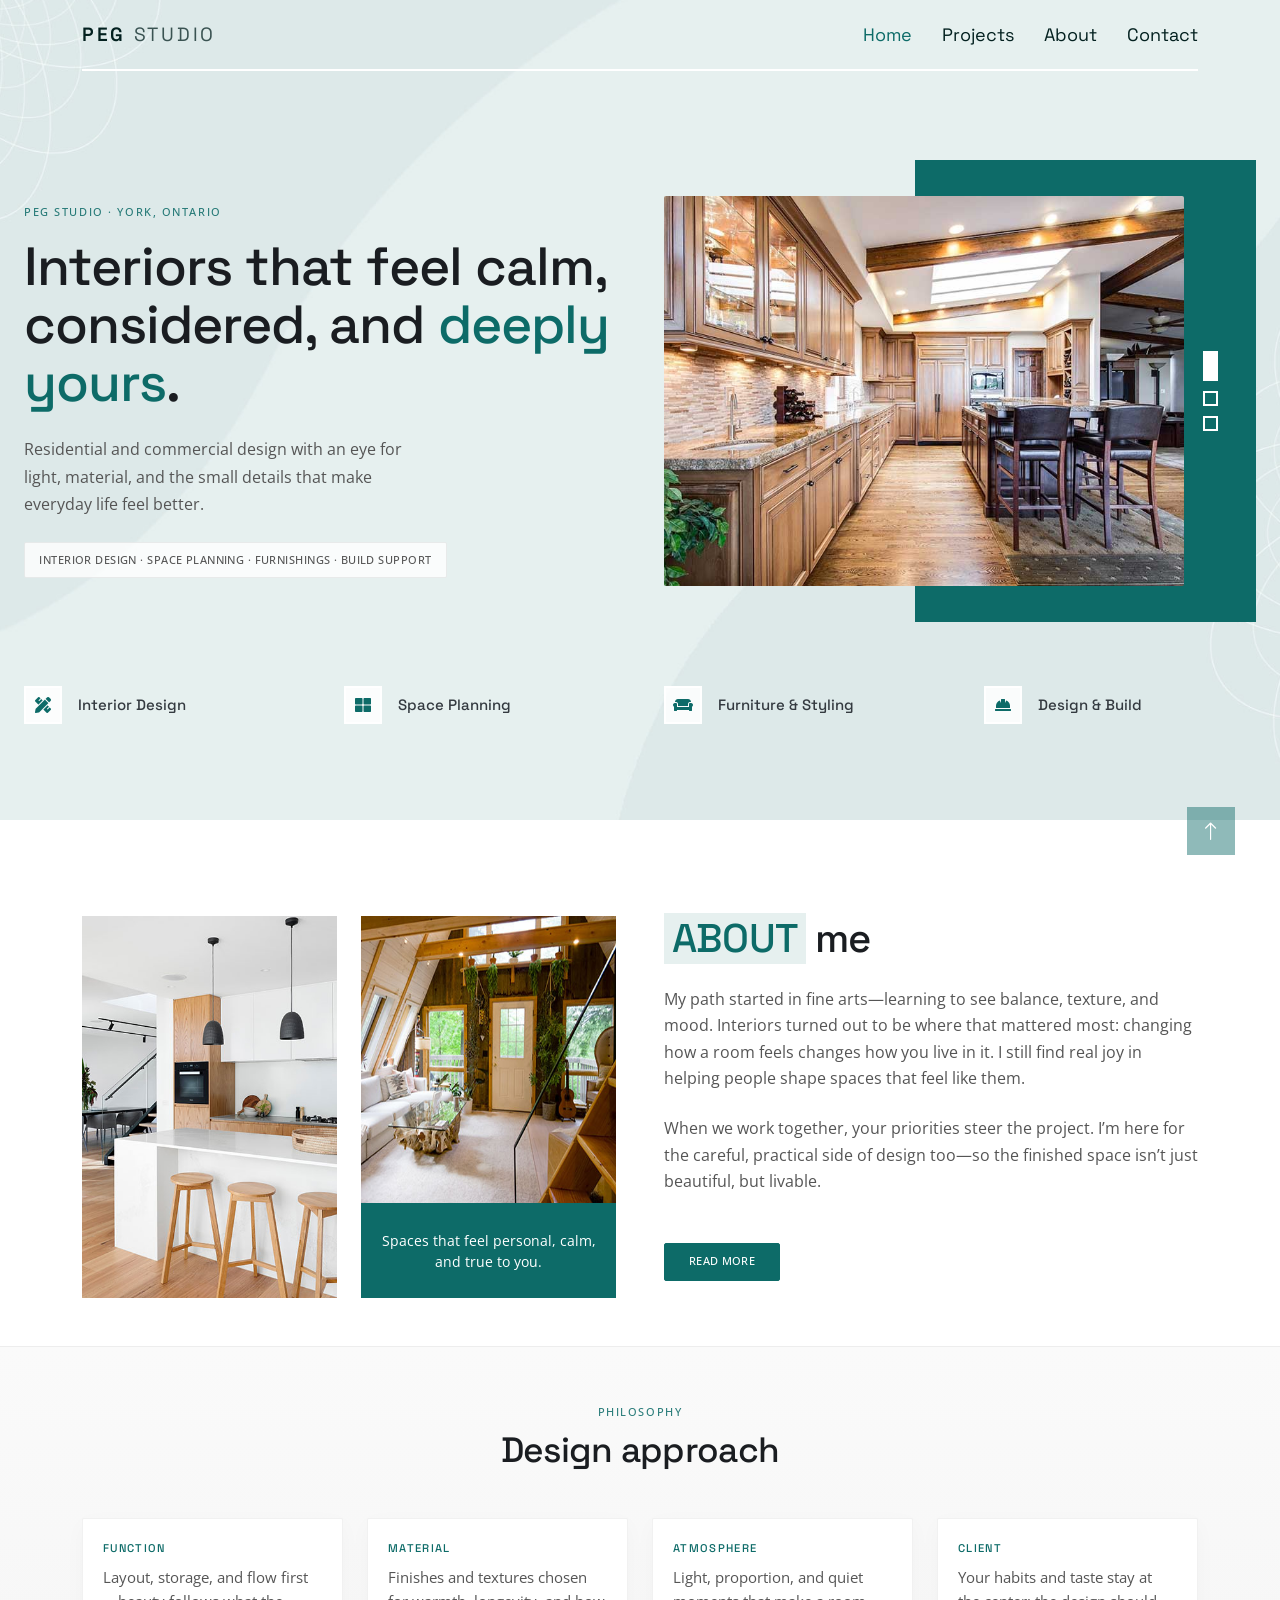
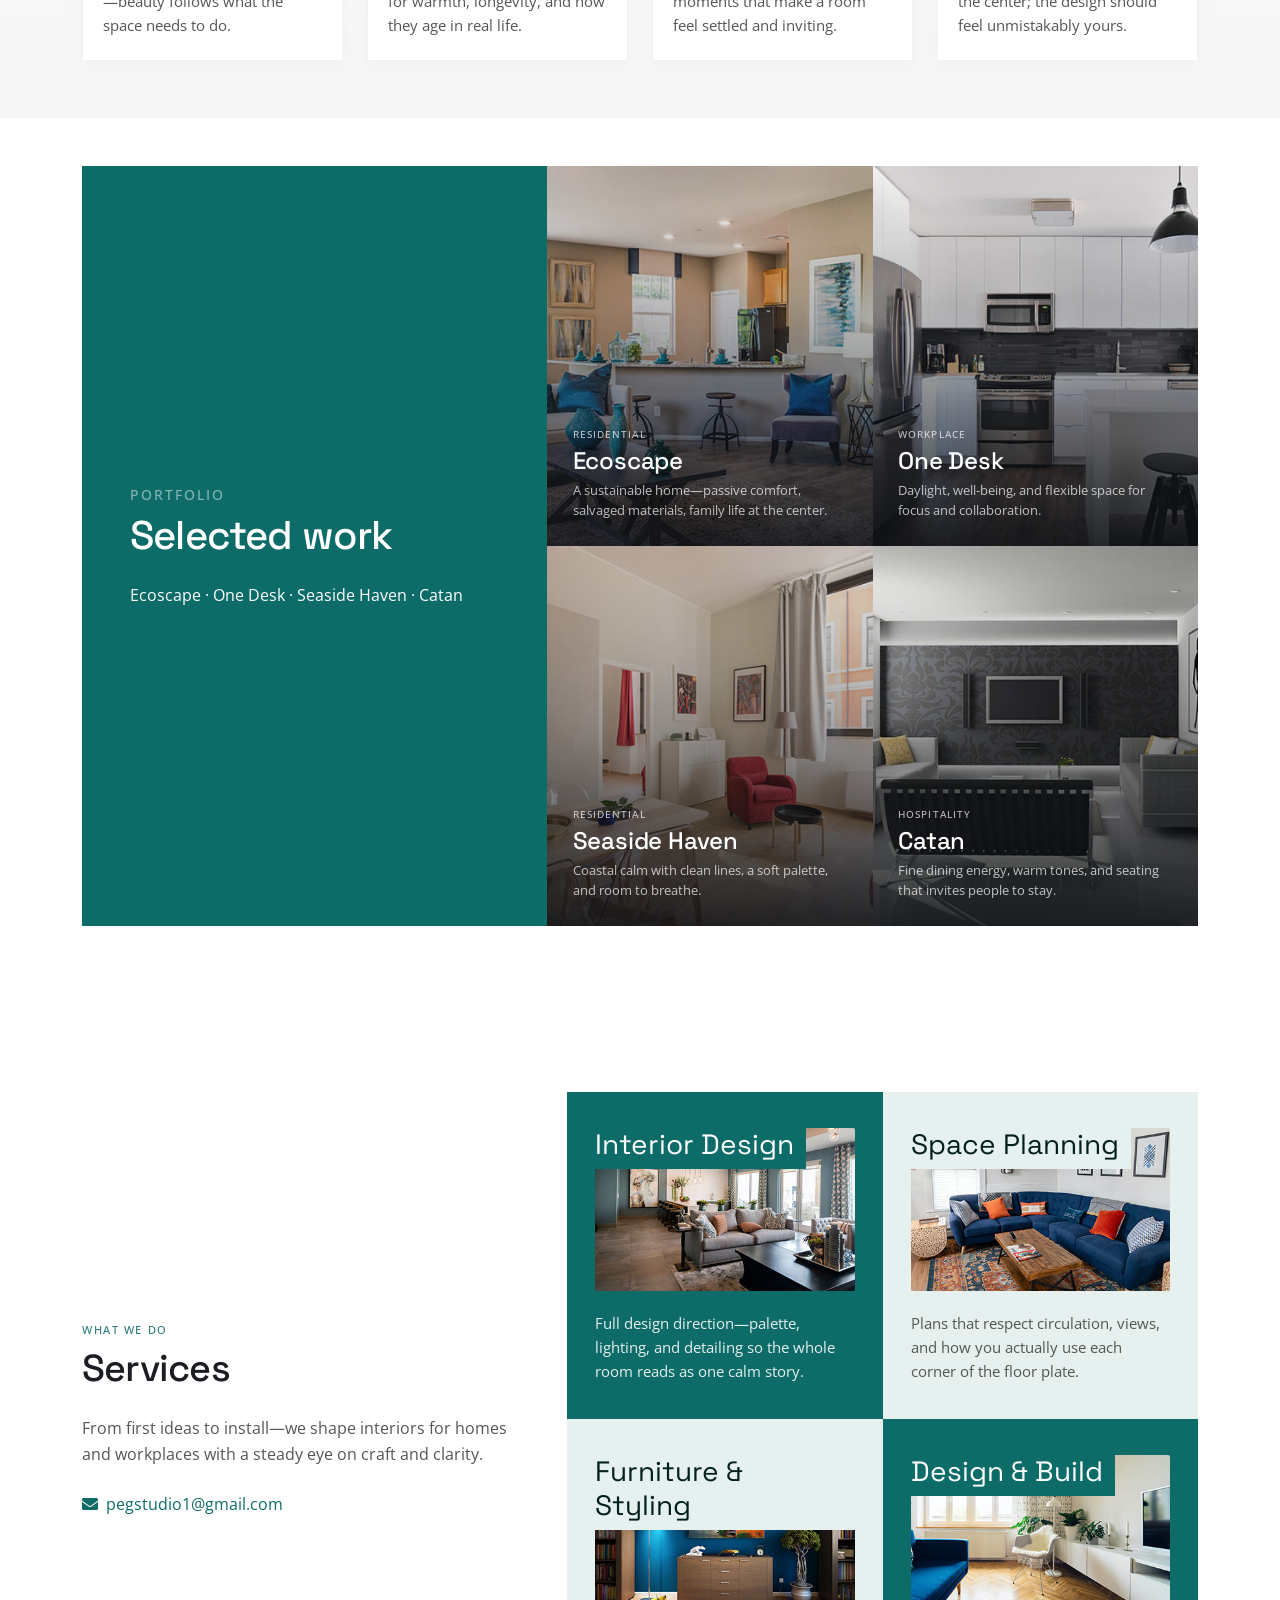
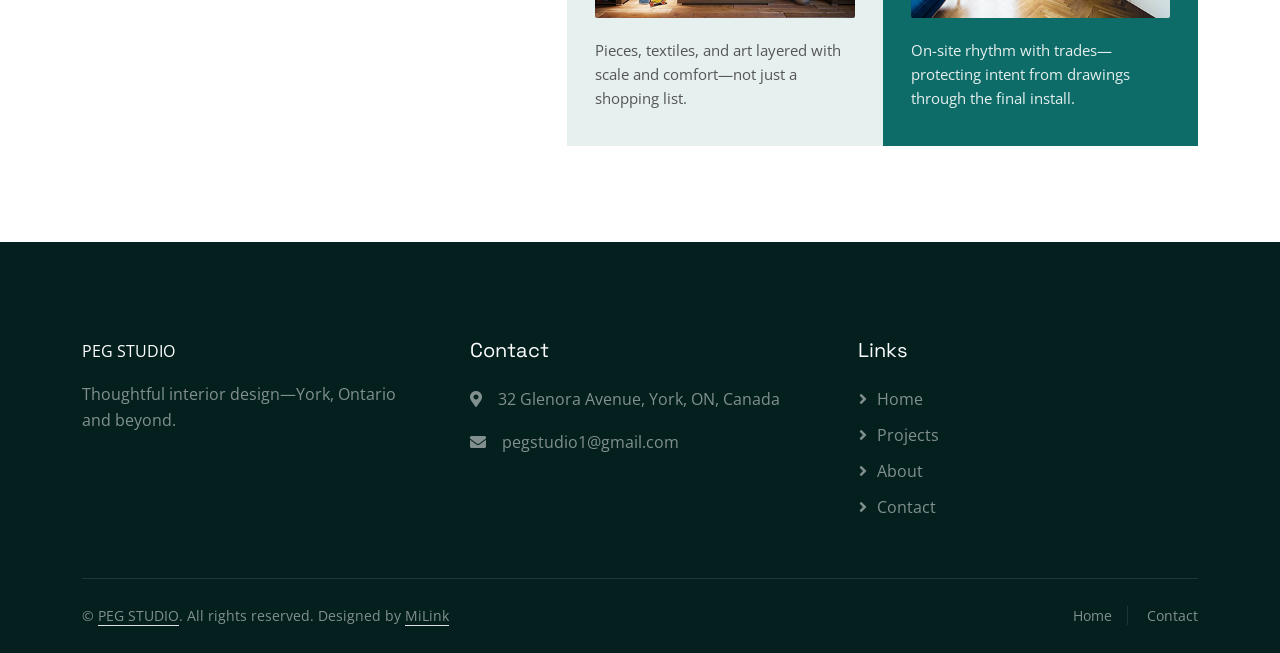
<file: index.html>
<!DOCTYPE html>
<html lang="en">

<head>
    <meta charset="utf-8">
    <title>PEG STUDIO — Interior Design | York, Ontario</title>
    <meta content="width=device-width, initial-scale=1.0" name="viewport">
    <meta content="PEG STUDIO, interior design, York Ontario, portfolio, residential, commercial" name="keywords">
    <meta
        content="PEG STUDIO is an interior design practice in York, Ontario—thoughtful spaces for home and work."
        name="description">

    <link href="img/favicon.ico" rel="icon">

    <link rel="preconnect" href="https://fonts.googleapis.com">
    <link rel="preconnect" href="https://fonts.gstatic.com" crossorigin>
    <link href="https://fonts.googleapis.com/css2?family=Open+Sans:ital,wght@0,400;0,600;1,400&family=Space+Grotesk:wght@400;500;600&display=swap" rel="stylesheet">

    <link href="https://cdnjs.cloudflare.com/ajax/libs/font-awesome/5.10.0/css/all.min.css" rel="stylesheet">
    <link href="https://cdn.jsdelivr.net/npm/bootstrap-icons@1.4.1/font/bootstrap-icons.css" rel="stylesheet">

    <link href="lib/animate/animate.min.css" rel="stylesheet">
    <link href="lib/owlcarousel/assets/owl.carousel.min.css" rel="stylesheet">

    <link href="css/bootstrap.min.css" rel="stylesheet">
    <link href="css/style.css" rel="stylesheet">
</head>

<body>
    <div id="spinner"
        class="show bg-white position-fixed translate-middle w-100 vh-100 top-50 start-50 d-flex align-items-center justify-content-center">
        <div class="spinner-grow text-primary" style="width: 3rem; height: 3rem;" role="status">
            <span class="sr-only">Loading...</span>
        </div>
    </div>

    <div class="container-fluid sticky-top">
        <div class="container">
            <nav class="navbar navbar-expand-lg navbar-light border-bottom border-2 border-white">
                <a href="index.html" class="navbar-brand py-2">
                    <h1 class="peg-wordmark mb-0">PEG <span class="peg-wordmark-light">STUDIO</span></h1>
                </a>
                <button type="button" class="navbar-toggler ms-auto me-0" data-bs-toggle="collapse"
                    data-bs-target="#navbarCollapse" aria-controls="navbarCollapse" aria-expanded="false"
                    aria-label="Toggle navigation">
                    <span class="navbar-toggler-icon"></span>
                </button>
                <div class="collapse navbar-collapse" id="navbarCollapse">
                    <div class="navbar-nav ms-auto">
                        <a href="index.html" class="nav-item nav-link active">Home</a>
                        <a href="project.html" class="nav-item nav-link">Projects</a>
                        <a href="about.html" class="nav-item nav-link">About</a>
                        <a href="contact.html" class="nav-item nav-link">Contact</a>
                    </div>
                </div>
            </nav>
        </div>
    </div>

    <!-- Hero Start -->
    <div class="container-fluid pb-5 hero-header bg-light mb-5 peg-hero">
        <div class="container py-5 peg-hero-inner">
            <div class="row g-5 align-items-center mb-5">
                <div class="col-lg-6">
                    <p class="peg-kicker mb-3 animated slideInRight">PEG STUDIO · York, Ontario</p>
                    <h1 class="display-1 peg-hero-title mb-4 animated slideInRight">Interiors that feel calm,
                        considered, and <span class="text-primary">deeply yours</span>.</h1>
                    <p class="peg-hero-lead text-secondary mb-4 animated slideInRight">Residential and commercial design
                        with an eye for light, material, and the small details that make everyday life feel better.</p>
                    <span class="peg-hero-badge d-inline-block animated slideInRight">Interior design · Space planning ·
                        Furnishings · Build support</span>
                </div>
                <div class="col-lg-6">
                    <div class="owl-carousel header-carousel peg-hero-carousel animated fadeIn">
                        <img class="img-fluid" src="img/hero-slider-1.jpg" alt="PEG STUDIO interior">
                        <img class="img-fluid" src="img/hero-slider-2.jpg" alt="PEG STUDIO interior">
                        <img class="img-fluid" src="img/hero-slider-3.jpg" alt="PEG STUDIO interior">
                    </div>
                </div>
            </div>
            <div class="row g-4 g-lg-5 pt-2 pt-lg-3 peg-hero-pills animated fadeIn">
                <div class="col-md-6 col-lg-3">
                    <div class="d-flex align-items-center">
                        <div class="flex-shrink-0 btn-square border border-2 border-white me-3">
                            <i class="fa fa-pencil-ruler text-primary"></i>
                        </div>
                        <h5 class="lh-base mb-0">Interior Design</h5>
                    </div>
                </div>
                <div class="col-md-6 col-lg-3">
                    <div class="d-flex align-items-center">
                        <div class="flex-shrink-0 btn-square border border-2 border-white me-3">
                            <i class="fa fa-th-large text-primary"></i>
                        </div>
                        <h5 class="lh-base mb-0">Space Planning</h5>
                    </div>
                </div>
                <div class="col-md-6 col-lg-3">
                    <div class="d-flex align-items-center">
                        <div class="flex-shrink-0 btn-square border border-2 border-white me-3">
                            <i class="fa fa-couch text-primary"></i>
                        </div>
                        <h5 class="lh-base mb-0">Furniture &amp; Styling</h5>
                    </div>
                </div>
                <div class="col-md-6 col-lg-3">
                    <div class="d-flex align-items-center">
                        <div class="flex-shrink-0 btn-square border border-2 border-white me-3">
                            <i class="fa fa-hard-hat text-primary"></i>
                        </div>
                        <h5 class="lh-base mb-0">Design &amp; Build</h5>
                    </div>
                </div>
            </div>
        </div>
    </div>
    <!-- Hero End -->

    <!-- About Start -->
    <div class="container-fluid py-5 peg-section">
        <div class="container">
            <div class="row g-5">
                <div class="col-lg-6">
                    <div class="row">
                        <div class="col-6 wow fadeIn" data-wow-delay="0.1s">
                            <img class="img-fluid" src="img/about-1.jpg" alt="PEG STUDIO — interior">
                        </div>
                        <div class="col-6 wow fadeIn" data-wow-delay="0.3s">
                            <img class="img-fluid h-75" src="img/about-2.jpg" alt="PEG STUDIO — interior detail">
                            <div class="h-25 d-flex align-items-center text-center bg-primary px-3">
                                <p class="text-white lh-base mb-0 small">Spaces that feel personal, calm, and true to
                                    you.</p>
                            </div>
                        </div>
                    </div>
                </div>
                <div class="col-lg-6 wow fadeIn" data-wow-delay="0.5s">
                    <h1 class="mb-4 peg-about-heading"><span class="text-uppercase text-primary bg-light px-2">About</span>
                        me</h1>
                    <p class="mb-4">My path started in fine arts—learning to see balance, texture, and mood. Interiors
                        turned out to be where that mattered most: changing how a room feels changes how you live in it.
                        I still find real joy in helping people shape spaces that feel like them.</p>
                    <p class="mb-5">When we work together, your priorities steer the project. I’m here for the careful,
                        practical side of design too—so the finished space isn’t just beautiful, but livable.</p>
                    <a class="btn btn-primary btn-peg px-4" href="about.html">Read more</a>
                </div>
            </div>
        </div>
    </div>
    <!-- About End -->

    <!-- Design approach Start -->
    <div class="container-fluid peg-section peg-section-approach py-5">
        <div class="container py-lg-2">
            <div class="row justify-content-center mb-5">
                <div class="col-lg-8 text-center">
                    <p class="peg-kicker mb-2">Philosophy</p>
                    <h2 class="peg-h2-section mb-0">Design approach</h2>
                </div>
            </div>
            <div class="row g-4">
                <div class="col-md-6 col-lg-3 wow fadeIn" data-wow-delay="0.05s">
                    <div class="peg-approach-card h-100">
                        <h3 class="peg-approach-title">Function</h3>
                        <p class="peg-approach-text mb-0">Layout, storage, and flow first—beauty follows what the space
                            needs to do.</p>
                    </div>
                </div>
                <div class="col-md-6 col-lg-3 wow fadeIn" data-wow-delay="0.1s">
                    <div class="peg-approach-card h-100">
                        <h3 class="peg-approach-title">Material</h3>
                        <p class="peg-approach-text mb-0">Finishes and textures chosen for warmth, longevity, and how
                            they age in real life.</p>
                    </div>
                </div>
                <div class="col-md-6 col-lg-3 wow fadeIn" data-wow-delay="0.15s">
                    <div class="peg-approach-card h-100">
                        <h3 class="peg-approach-title">Atmosphere</h3>
                        <p class="peg-approach-text mb-0">Light, proportion, and quiet moments that make a room feel
                            settled and inviting.</p>
                    </div>
                </div>
                <div class="col-md-6 col-lg-3 wow fadeIn" data-wow-delay="0.2s">
                    <div class="peg-approach-card h-100">
                        <h3 class="peg-approach-title">Client</h3>
                        <p class="peg-approach-text mb-0">Your habits and taste stay at the center; the design should
                            feel unmistakably yours.</p>
                    </div>
                </div>
            </div>
        </div>
    </div>
    <!-- Design approach End -->

    <!-- Project Start -->
    <div class="container-fluid mt-5 peg-section-projects">
        <div class="container mt-5">
            <div class="row g-0">
                <div class="col-lg-5 wow fadeIn" data-wow-delay="0.1s">
                    <div class="d-flex flex-column justify-content-center bg-primary h-100 p-5 peg-projects-panel">
                        <p class="text-white-50 text-uppercase small mb-2 peg-kicker-light">Portfolio</p>
                        <h1 class="text-white mb-4 peg-projects-heading">Selected work</h1>
                        <p class="text-white mb-0 opacity-90">Ecoscape · One Desk · Seaside Haven · Catan</p>
                    </div>
                </div>
                <div class="col-lg-7">
                    <div class="row g-0">
                        <div class="col-md-6 wow fadeIn" data-wow-delay="0.2s">
                            <div class="project-item peg-project-tile position-relative overflow-hidden">
                                <img class="img-fluid w-100" src="img/project-1.jpg" alt="Ecoscape">
                                <a class="project-overlay text-decoration-none" href="project-ecoscape.html">
                                    <span class="peg-project-cat">Residential</span>
                                    <h4 class="text-white peg-project-name">Ecoscape</h4>
                                    <p class="peg-project-tagline">A sustainable home—passive comfort, salvaged
                                        materials, family life at the center.</p>
                                </a>
                            </div>
                        </div>
                        <div class="col-md-6 wow fadeIn" data-wow-delay="0.3s">
                            <div class="project-item peg-project-tile position-relative overflow-hidden">
                                <img class="img-fluid w-100" src="img/project-2.jpg" alt="One Desk">
                                <a class="project-overlay text-decoration-none" href="project-one-desk.html">
                                    <span class="peg-project-cat">Workplace</span>
                                    <h4 class="text-white peg-project-name">One Desk</h4>
                                    <p class="peg-project-tagline">Daylight, well-being, and flexible space for focus and
                                        collaboration.</p>
                                </a>
                            </div>
                        </div>
                        <div class="col-md-6 wow fadeIn" data-wow-delay="0.4s">
                            <div class="project-item peg-project-tile position-relative overflow-hidden">
                                <img class="img-fluid w-100" src="img/project-3.jpg" alt="Seaside Haven">
                                <a class="project-overlay text-decoration-none" href="project-seaside-haven.html">
                                    <span class="peg-project-cat">Residential</span>
                                    <h4 class="text-white peg-project-name">Seaside Haven</h4>
                                    <p class="peg-project-tagline">Coastal calm with clean lines, a soft palette, and
                                        room to breathe.</p>
                                </a>
                            </div>
                        </div>
                        <div class="col-md-6 wow fadeIn" data-wow-delay="0.5s">
                            <div class="project-item peg-project-tile position-relative overflow-hidden">
                                <img class="img-fluid w-100" src="img/project-4.jpg" alt="Catan">
                                <a class="project-overlay text-decoration-none" href="project-catan.html">
                                    <span class="peg-project-cat">Hospitality</span>
                                    <h4 class="text-white peg-project-name">Catan</h4>
                                    <p class="peg-project-tagline">Fine dining energy, warm tones, and seating that
                                        invites people to stay.</p>
                                </a>
                            </div>
                        </div>
                    </div>
                </div>
            </div>
        </div>
    </div>
    <!-- Project End -->

    <!-- Service Start -->
    <div class="container-fluid py-5 peg-section-services">
        <div class="container py-5">
            <div class="row g-5 align-items-center">
                <div class="col-lg-5 wow fadeIn" data-wow-delay="0.1s">
                    <p class="peg-kicker mb-2">What we do</p>
                    <h1 class="mb-4 peg-h2-section">Services</h1>
                    <p class="mb-4 text-secondary">From first ideas to install—we shape interiors for homes and
                        workplaces with a steady eye on craft and clarity.</p>
                    <p class="mb-0"><i class="fa fa-envelope text-primary me-2"></i><a
                            href="mailto:pegstudio1@gmail.com">pegstudio1@gmail.com</a></p>
                </div>
                <div class="col-lg-7">
                    <div class="row g-0">
                        <div class="col-md-6 wow fadeIn" data-wow-delay="0.2s">
                            <div class="service-item peg-service-tile h-100 d-flex flex-column justify-content-center bg-primary">
                                <div class="service-img position-relative mb-4">
                                    <img class="img-fluid w-100" src="img/service-1.jpg" alt="">
                                    <h3>Interior Design</h3>
                                </div>
                                <p class="mb-0">Full design direction—palette, lighting, and detailing so the whole
                                    room reads as one calm story.</p>
                            </div>
                        </div>
                        <div class="col-md-6 wow fadeIn" data-wow-delay="0.4s">
                            <div class="service-item peg-service-tile h-100 d-flex flex-column justify-content-center bg-light">
                                <div class="service-img position-relative mb-4">
                                    <img class="img-fluid w-100" src="img/service-2.jpg" alt="">
                                    <h3>Space Planning</h3>
                                </div>
                                <p class="mb-0">Plans that respect circulation, views, and how you actually use each
                                    corner of the floor plate.</p>
                            </div>
                        </div>
                        <div class="col-md-6 wow fadeIn" data-wow-delay="0.6s">
                            <div class="service-item peg-service-tile h-100 d-flex flex-column justify-content-center bg-light">
                                <div class="service-img position-relative mb-4">
                                    <img class="img-fluid w-100" src="img/service-3.jpg" alt="">
                                    <h3>Furniture &amp; Styling</h3>
                                </div>
                                <p class="mb-0">Pieces, textiles, and art layered with scale and comfort—not just a
                                    shopping list.</p>
                            </div>
                        </div>
                        <div class="col-md-6 wow fadeIn" data-wow-delay="0.8s">
                            <div class="service-item peg-service-tile h-100 d-flex flex-column justify-content-center bg-primary">
                                <div class="service-img position-relative mb-4">
                                    <img class="img-fluid w-100" src="img/service-4.jpg" alt="">
                                    <h3>Design &amp; Build</h3>
                                </div>
                                <p class="mb-0">On-site rhythm with trades—protecting intent from drawings through the
                                    final install.</p>
                            </div>
                        </div>
                    </div>
                </div>
            </div>
        </div>
    </div>
    <!-- Service End -->

    <!-- Footer Start -->
    <div class="container-fluid bg-dark text-white-50 footer pt-5">
        <div class="container py-5">
            <div class="row g-5">
                <div class="col-md-6 col-lg-4 wow fadeIn" data-wow-delay="0.1s">
                    <a href="index.html" class="d-inline-block mb-3 text-decoration-none">
                        <span class="text-white peg-wordmark">PEG <span class="peg-wordmark-light">STUDIO</span></span>
                    </a>
                    <p class="mb-0">Thoughtful interior design—York, Ontario and beyond.</p>
                </div>
                <div class="col-md-6 col-lg-4 wow fadeIn" data-wow-delay="0.3s">
                    <h5 class="text-white mb-4">Contact</h5>
                    <p><i class="fa fa-map-marker-alt me-3"></i>32 Glenora Avenue, York, ON, Canada</p>
                    <p class="mb-0"><i class="fa fa-envelope me-3"></i><a class="text-reset"
                            href="mailto:pegstudio1@gmail.com">pegstudio1@gmail.com</a></p>
                </div>
                <div class="col-md-6 col-lg-4 wow fadeIn" data-wow-delay="0.5s">
                    <h5 class="text-white mb-4">Links</h5>
                    <a class="btn btn-link" href="index.html">Home</a>
                    <a class="btn btn-link" href="project.html">Projects</a>
                    <a class="btn btn-link" href="about.html">About</a>
                    <a class="btn btn-link" href="contact.html">Contact</a>
                </div>
            </div>
        </div>
        <div class="container wow fadeIn" data-wow-delay="0.1s">
            <div class="copyright">
                <div class="row">
                    <div class="col-md-6 text-center text-md-start mb-3 mb-md-0">
                        &copy; <a class="border-bottom" href="index.html">PEG STUDIO</a>. All rights reserved.
                        Designed by <a class="border-bottom" href="https://milink.ca" target="_blank" rel="noopener">MiLink</a>
                    </div>
                    <div class="col-md-6 text-center text-md-end">
                        <div class="footer-menu">
                            <a href="index.html">Home</a>
                            <a href="contact.html">Contact</a>
                        </div>
                    </div>
                </div>
            </div>
        </div>
    </div>
    <!-- Footer End -->

    <a href="#" class="btn btn-lg btn-primary btn-lg-square back-to-top" aria-label="Back to top"><i
            class="bi bi-arrow-up"></i></a>

    <script src="https://ajax.googleapis.com/ajax/libs/jquery/3.6.1/jquery.min.js"></script>
    <script src="https://cdn.jsdelivr.net/npm/bootstrap@5.0.0/dist/js/bootstrap.bundle.min.js"></script>
    <script src="lib/wow/wow.min.js"></script>
    <script src="lib/easing/easing.min.js"></script>
    <script src="lib/owlcarousel/owl.carousel.min.js"></script>
    <script src="js/main.js"></script>
</body>

</html>
</file>
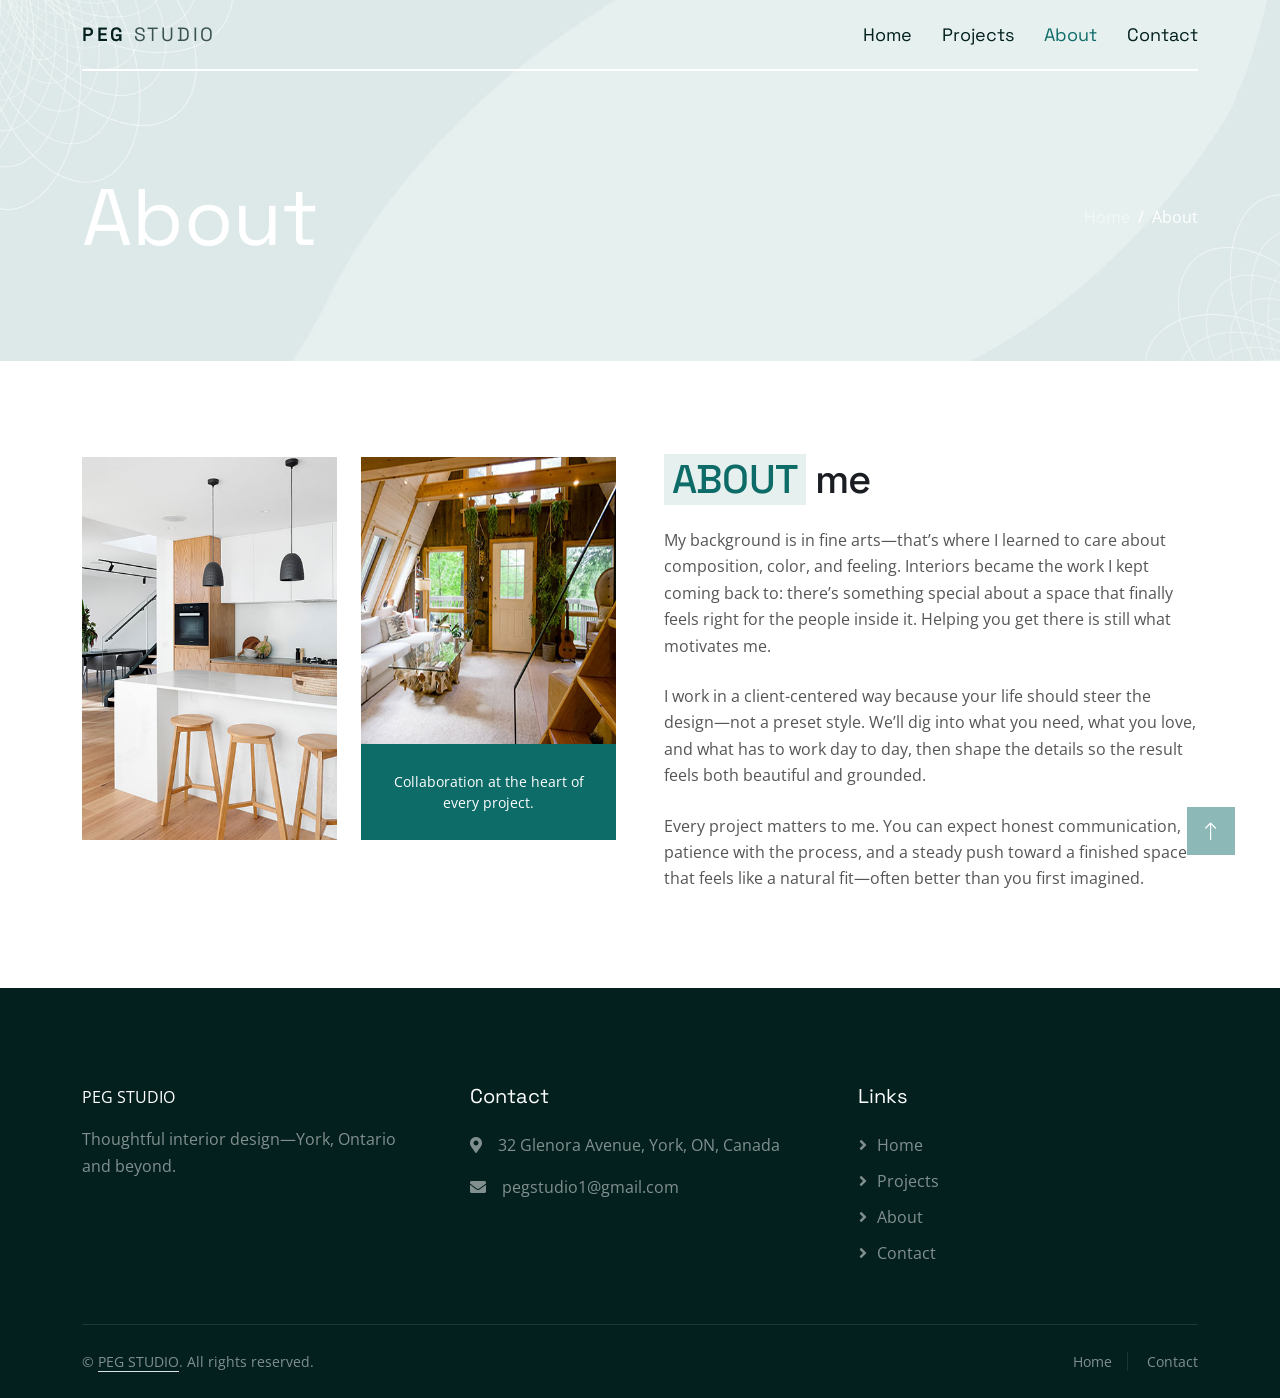
<file: about.html>
<!DOCTYPE html>
<html lang="en">

<head>
    <meta charset="utf-8">
    <title>About — PEG STUDIO</title>
    <meta content="width=device-width, initial-scale=1.0" name="viewport">
    <meta content="PEG STUDIO, interior designer, York Ontario, about" name="keywords">
    <meta content="About PEG STUDIO—interior design rooted in fine art and collaboration." name="description">

    <link href="img/favicon.ico" rel="icon">

    <link rel="preconnect" href="https://fonts.googleapis.com">
    <link rel="preconnect" href="https://fonts.gstatic.com" crossorigin>
    <link href="https://fonts.googleapis.com/css2?family=Open+Sans:ital,wght@0,400;0,600;1,400&family=Space+Grotesk:wght@400;500;600&display=swap" rel="stylesheet">

    <link href="https://cdnjs.cloudflare.com/ajax/libs/font-awesome/5.10.0/css/all.min.css" rel="stylesheet">
    <link href="https://cdn.jsdelivr.net/npm/bootstrap-icons@1.4.1/font/bootstrap-icons.css" rel="stylesheet">

    <link href="lib/animate/animate.min.css" rel="stylesheet">

    <link href="css/bootstrap.min.css" rel="stylesheet">
    <link href="css/style.css" rel="stylesheet">
</head>

<body>
    <div id="spinner"
        class="show bg-white position-fixed translate-middle w-100 vh-100 top-50 start-50 d-flex align-items-center justify-content-center">
        <div class="spinner-grow text-primary" style="width: 3rem; height: 3rem;" role="status">
            <span class="sr-only">Loading...</span>
        </div>
    </div>

    <div class="container-fluid sticky-top">
        <div class="container">
            <nav class="navbar navbar-expand-lg navbar-light border-bottom border-2 border-white">
                <a href="index.html" class="navbar-brand py-2">
                    <h1 class="peg-wordmark mb-0">PEG <span class="peg-wordmark-light">STUDIO</span></h1>
                </a>
                <button type="button" class="navbar-toggler ms-auto me-0" data-bs-toggle="collapse"
                    data-bs-target="#navbarCollapse" aria-label="Toggle navigation">
                    <span class="navbar-toggler-icon"></span>
                </button>
                <div class="collapse navbar-collapse" id="navbarCollapse">
                    <div class="navbar-nav ms-auto">
                        <a href="index.html" class="nav-item nav-link">Home</a>
                        <a href="project.html" class="nav-item nav-link">Projects</a>
                        <a href="about.html" class="nav-item nav-link active">About</a>
                        <a href="contact.html" class="nav-item nav-link">Contact</a>
                    </div>
                </div>
            </nav>
        </div>
    </div>

    <div class="container-fluid pb-5 bg-primary hero-header">
        <div class="container py-5">
            <div class="row g-3 align-items-center">
                <div class="col-lg-6 text-center text-lg-start">
                    <h1 class="display-1 mb-0 text-white animated slideInLeft">About</h1>
                </div>
                <div class="col-lg-6 animated slideInRight">
                    <nav aria-label="breadcrumb">
                        <ol class="breadcrumb justify-content-center justify-content-lg-end mb-0">
                            <li class="breadcrumb-item"><a class="text-white-50" href="index.html">Home</a></li>
                            <li class="breadcrumb-item text-white active" aria-current="page">About</li>
                        </ol>
                    </nav>
                </div>
            </div>
        </div>
    </div>

    <div class="container-fluid py-5 peg-section">
        <div class="container py-5">
            <div class="row g-5">
                <div class="col-lg-6">
                    <div class="row">
                        <div class="col-6 wow fadeIn" data-wow-delay="0.1s">
                            <img class="img-fluid" src="img/about-1.jpg" alt="PEG STUDIO interior">
                        </div>
                        <div class="col-6 wow fadeIn" data-wow-delay="0.3s">
                            <img class="img-fluid h-75" src="img/about-2.jpg" alt="PEG STUDIO interior">
                            <div class="h-25 d-flex align-items-center text-center bg-primary px-3">
                                <p class="text-white lh-base mb-0 small">Collaboration at the heart of every project.</p>
                            </div>
                        </div>
                    </div>
                </div>
                <div class="col-lg-6 wow fadeIn" data-wow-delay="0.5s">
                    <h1 class="mb-4 peg-about-heading"><span class="text-uppercase text-primary bg-light px-2">About</span>
                        me</h1>
                    <p class="mb-4">My background is in fine arts—that’s where I learned to care about composition,
                        color, and feeling. Interiors became the work I kept coming back to: there’s something special
                        about a space that finally feels right for the people inside it. Helping you get there is still
                        what motivates me.</p>
                    <p class="mb-4">I work in a client-centered way because your life should steer the design—not a
                        preset style. We’ll dig into what you need, what you love, and what has to work day to day, then
                        shape the details so the result feels both beautiful and grounded.</p>
                    <p class="mb-0">Every project matters to me. You can expect honest communication, patience with the
                        process, and a steady push toward a finished space that feels like a natural fit—often better
                        than you first imagined.</p>
                </div>
            </div>
        </div>
    </div>

    <div class="container-fluid bg-dark text-white-50 footer pt-5">
        <div class="container py-5">
            <div class="row g-5">
                <div class="col-md-6 col-lg-4">
                    <a href="index.html" class="d-inline-block mb-3 text-decoration-none">
                        <span class="text-white peg-wordmark">PEG <span class="peg-wordmark-light">STUDIO</span></span>
                    </a>
                    <p class="mb-0">Thoughtful interior design—York, Ontario and beyond.</p>
                </div>
                <div class="col-md-6 col-lg-4">
                    <h5 class="text-white mb-4">Contact</h5>
                    <p><i class="fa fa-map-marker-alt me-3"></i>32 Glenora Avenue, York, ON, Canada</p>
                    <p class="mb-0"><i class="fa fa-envelope me-3"></i><a class="text-reset"
                            href="mailto:pegstudio1@gmail.com">pegstudio1@gmail.com</a></p>
                </div>
                <div class="col-md-6 col-lg-4">
                    <h5 class="text-white mb-4">Links</h5>
                    <a class="btn btn-link" href="index.html">Home</a>
                    <a class="btn btn-link" href="project.html">Projects</a>
                    <a class="btn btn-link" href="about.html">About</a>
                    <a class="btn btn-link" href="contact.html">Contact</a>
                </div>
            </div>
        </div>
        <div class="container">
            <div class="copyright">
                <div class="row">
                    <div class="col-md-6 text-center text-md-start mb-3 mb-md-0">
                        &copy; <a class="border-bottom" href="index.html">PEG STUDIO</a>. All rights reserved.
                    </div>
                    <div class="col-md-6 text-center text-md-end">
                        <div class="footer-menu">
                            <a href="index.html">Home</a>
                            <a href="contact.html">Contact</a>
                        </div>
                    </div>
                </div>
            </div>
        </div>
    </div>

    <a href="#" class="btn btn-lg btn-primary btn-lg-square back-to-top" aria-label="Back to top"><i
            class="bi bi-arrow-up"></i></a>

    <script src="https://ajax.googleapis.com/ajax/libs/jquery/3.6.1/jquery.min.js"></script>
    <script src="https://cdn.jsdelivr.net/npm/bootstrap@5.0.0/dist/js/bootstrap.bundle.min.js"></script>
    <script src="lib/wow/wow.min.js"></script>
    <script src="lib/easing/easing.min.js"></script>
    <script src="js/main.js"></script>
</body>

</html>
</file>
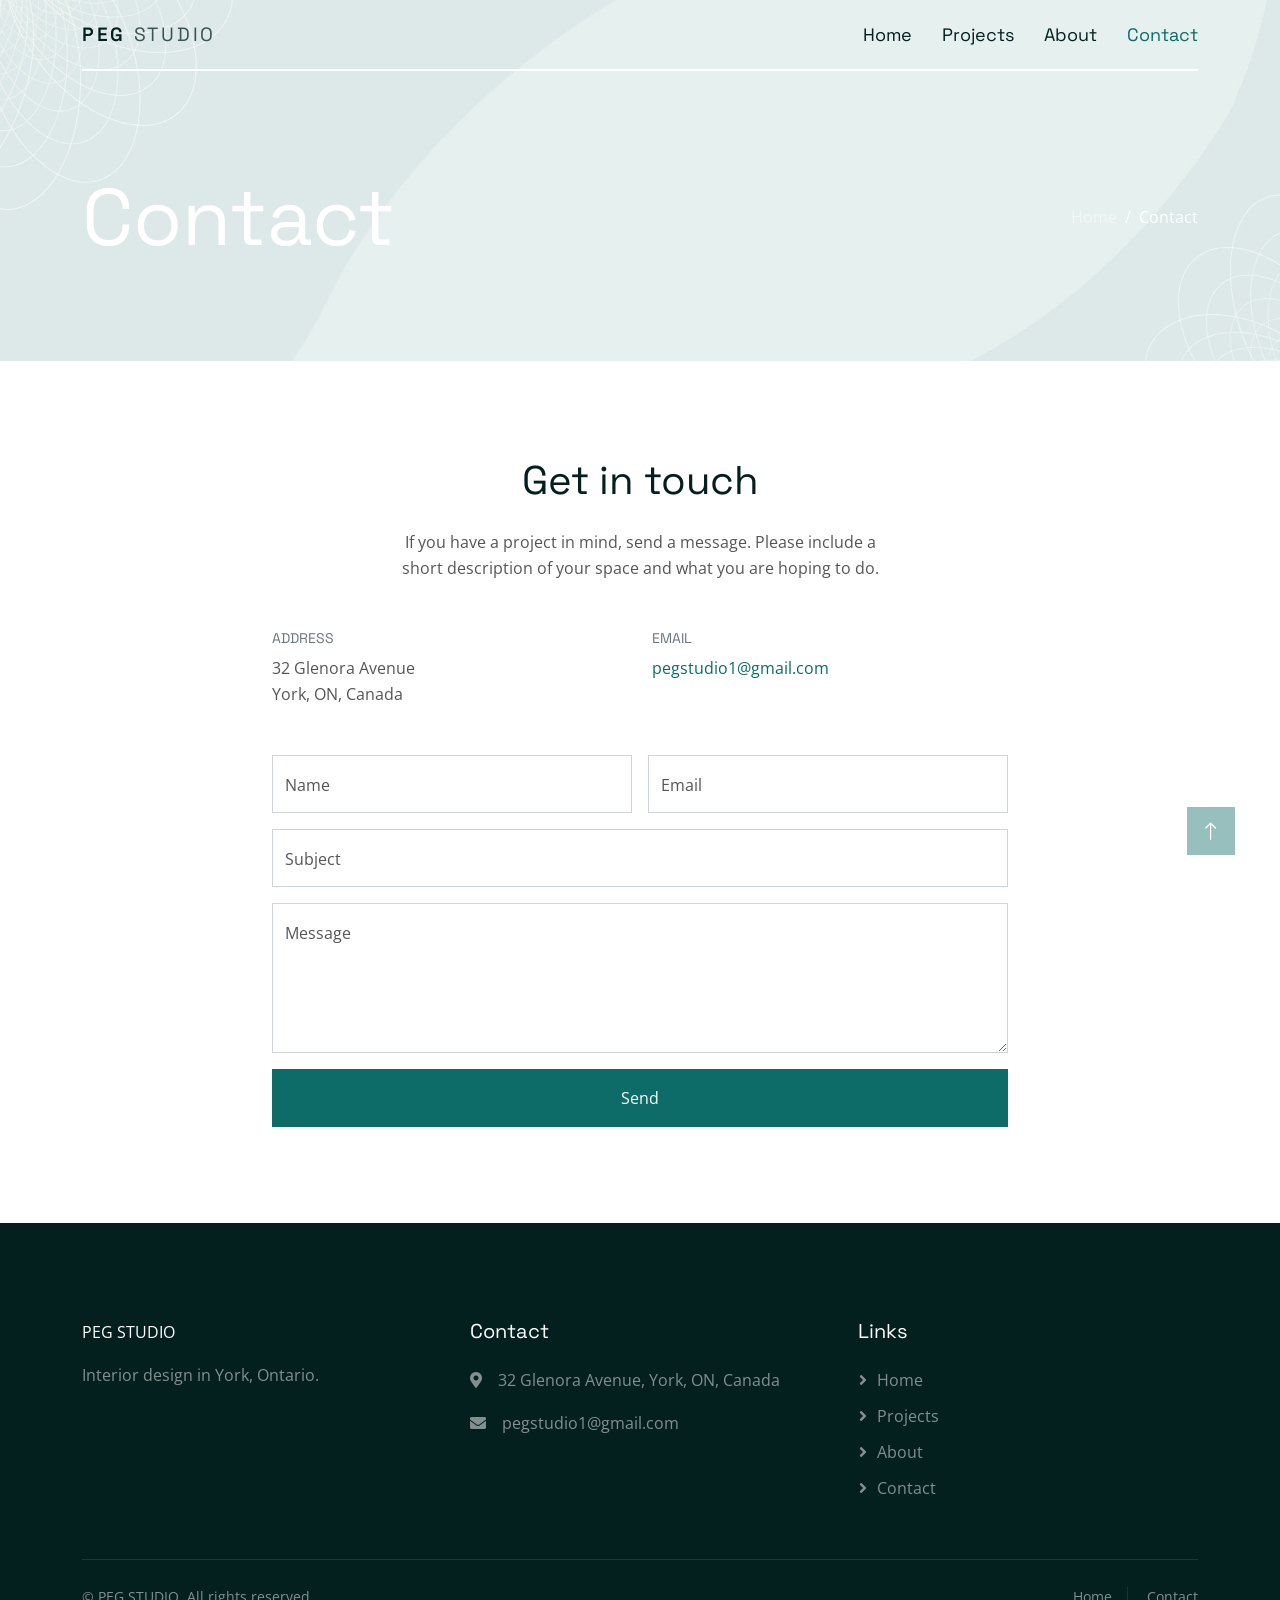
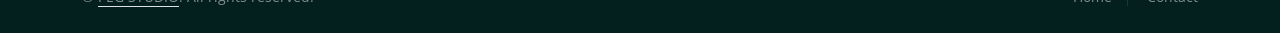
<file: contact.html>
<!DOCTYPE html>
<html lang="en">

<head>
    <meta charset="utf-8">
    <title>Contact — PEG STUDIO</title>
    <meta content="width=device-width, initial-scale=1.0" name="viewport">
    <meta content="contact PEG STUDIO, York Ontario, interior design" name="keywords">
    <meta content="Contact PEG STUDIO in York, Ontario." name="description">

    <link href="img/favicon.ico" rel="icon">

    <link rel="preconnect" href="https://fonts.googleapis.com">
    <link rel="preconnect" href="https://fonts.gstatic.com" crossorigin>
    <link href="https://fonts.googleapis.com/css2?family=Open+Sans:ital,wght@0,400;0,600;1,400&family=Space+Grotesk:wght@400;500;600&display=swap" rel="stylesheet">

    <link href="https://cdnjs.cloudflare.com/ajax/libs/font-awesome/5.10.0/css/all.min.css" rel="stylesheet">
    <link href="https://cdn.jsdelivr.net/npm/bootstrap-icons@1.4.1/font/bootstrap-icons.css" rel="stylesheet">

    <link href="lib/animate/animate.min.css" rel="stylesheet">

    <link href="css/bootstrap.min.css" rel="stylesheet">
    <link href="css/style.css" rel="stylesheet">
</head>

<body>
    <div id="spinner"
        class="show bg-white position-fixed translate-middle w-100 vh-100 top-50 start-50 d-flex align-items-center justify-content-center">
        <div class="spinner-grow text-primary" style="width: 3rem; height: 3rem;" role="status">
            <span class="sr-only">Loading...</span>
        </div>
    </div>

    <div class="container-fluid sticky-top">
        <div class="container">
            <nav class="navbar navbar-expand-lg navbar-light border-bottom border-2 border-white">
                <a href="index.html" class="navbar-brand py-2">
                    <h1 class="peg-wordmark mb-0">PEG <span class="peg-wordmark-light">STUDIO</span></h1>
                </a>
                <button type="button" class="navbar-toggler ms-auto me-0" data-bs-toggle="collapse"
                    data-bs-target="#navbarCollapse" aria-label="Toggle navigation">
                    <span class="navbar-toggler-icon"></span>
                </button>
                <div class="collapse navbar-collapse" id="navbarCollapse">
                    <div class="navbar-nav ms-auto">
                        <a href="index.html" class="nav-item nav-link">Home</a>
                        <a href="project.html" class="nav-item nav-link">Projects</a>
                        <a href="about.html" class="nav-item nav-link">About</a>
                        <a href="contact.html" class="nav-item nav-link active">Contact</a>
                    </div>
                </div>
            </nav>
        </div>
    </div>

    <div class="container-fluid pb-5 bg-primary hero-header">
        <div class="container py-5">
            <div class="row g-3 align-items-center">
                <div class="col-lg-6 text-center text-lg-start">
                    <h1 class="display-1 mb-0 text-white animated slideInLeft">Contact</h1>
                </div>
                <div class="col-lg-6 animated slideInRight">
                    <nav aria-label="breadcrumb">
                        <ol class="breadcrumb justify-content-center justify-content-lg-end mb-0">
                            <li class="breadcrumb-item"><a class="text-white-50" href="index.html">Home</a></li>
                            <li class="breadcrumb-item text-white active" aria-current="page">Contact</li>
                        </ol>
                    </nav>
                </div>
            </div>
        </div>
    </div>

    <div class="container-fluid py-5">
        <div class="container py-5">
            <div class="text-center wow fadeIn" data-wow-delay="0.1s">
                <h1 class="mb-4">Get in touch</h1>
                <p class="mb-5 mx-auto" style="max-width: 32rem;">If you have a project in mind, send a message. Please
                    include a short description of your space and what you are hoping to do.</p>
            </div>
            <div class="row justify-content-center">
                <div class="col-lg-8">
                    <div class="row g-4 mb-5 text-center text-md-start wow fadeIn" data-wow-delay="0.15s">
                        <div class="col-md-6">
                            <h6 class="text-uppercase text-muted small mb-2">Address</h6>
                            <p class="mb-0">32 Glenora Avenue<br>York, ON, Canada</p>
                        </div>
                        <div class="col-md-6">
                            <h6 class="text-uppercase text-muted small mb-2">Email</h6>
                            <p class="mb-0"><a href="mailto:pegstudio1@gmail.com">pegstudio1@gmail.com</a></p>
                        </div>
                    </div>
                    <!-- TODO: connect form action to your email handler or form service -->
                    <div class="wow fadeIn" data-wow-delay="0.2s">
                        <form action="#" method="post">
                            <div class="row g-3">
                                <div class="col-md-6">
                                    <div class="form-floating">
                                        <input type="text" class="form-control" id="name" name="name"
                                            placeholder="Name">
                                        <label for="name">Name</label>
                                    </div>
                                </div>
                                <div class="col-md-6">
                                    <div class="form-floating">
                                        <input type="email" class="form-control" id="email" name="email"
                                            placeholder="Email">
                                        <label for="email">Email</label>
                                    </div>
                                </div>
                                <div class="col-12">
                                    <div class="form-floating">
                                        <input type="text" class="form-control" id="subject" name="subject"
                                            placeholder="Subject">
                                        <label for="subject">Subject</label>
                                    </div>
                                </div>
                                <div class="col-12">
                                    <div class="form-floating">
                                        <textarea class="form-control" placeholder="Message" id="message" name="message"
                                            style="height: 150px"></textarea>
                                        <label for="message">Message</label>
                                    </div>
                                </div>
                                <div class="col-12">
                                    <button class="btn btn-primary w-100 py-3" type="submit">Send</button>
                                </div>
                            </div>
                        </form>
                    </div>
                </div>
            </div>
        </div>
    </div>

    <div class="container-fluid bg-dark text-white-50 footer pt-5">
        <div class="container py-5">
            <div class="row g-5">
                <div class="col-md-6 col-lg-4">
                    <a href="index.html" class="d-inline-block mb-3 text-decoration-none">
                        <span class="text-white peg-wordmark">PEG <span class="peg-wordmark-light">STUDIO</span></span>
                    </a>
                    <p class="mb-0">Interior design in York, Ontario.</p>
                </div>
                <div class="col-md-6 col-lg-4">
                    <h5 class="text-white mb-4">Contact</h5>
                    <p><i class="fa fa-map-marker-alt me-3"></i>32 Glenora Avenue, York, ON, Canada</p>
                    <p class="mb-0"><i class="fa fa-envelope me-3"></i><a class="text-reset"
                            href="mailto:pegstudio1@gmail.com">pegstudio1@gmail.com</a></p>
                </div>
                <div class="col-md-6 col-lg-4">
                    <h5 class="text-white mb-4">Links</h5>
                    <a class="btn btn-link" href="index.html">Home</a>
                    <a class="btn btn-link" href="project.html">Projects</a>
                    <a class="btn btn-link" href="about.html">About</a>
                    <a class="btn btn-link" href="contact.html">Contact</a>
                </div>
            </div>
        </div>
        <div class="container">
            <div class="copyright">
                <div class="row">
                    <div class="col-md-6 text-center text-md-start mb-3 mb-md-0">
                        &copy; <a class="border-bottom" href="index.html">PEG STUDIO</a>. All rights reserved.
                    </div>
                    <div class="col-md-6 text-center text-md-end">
                        <div class="footer-menu">
                            <a href="index.html">Home</a>
                            <a href="contact.html">Contact</a>
                        </div>
                    </div>
                </div>
            </div>
        </div>
    </div>

    <a href="#" class="btn btn-lg btn-primary btn-lg-square back-to-top" aria-label="Back to top"><i
            class="bi bi-arrow-up"></i></a>

    <script src="https://ajax.googleapis.com/ajax/libs/jquery/3.6.1/jquery.min.js"></script>
    <script src="https://cdn.jsdelivr.net/npm/bootstrap@5.0.0/dist/js/bootstrap.bundle.min.js"></script>
    <script src="lib/wow/wow.min.js"></script>
    <script src="lib/easing/easing.min.js"></script>
    <script src="js/main.js"></script>
</body>

</html>
</file>
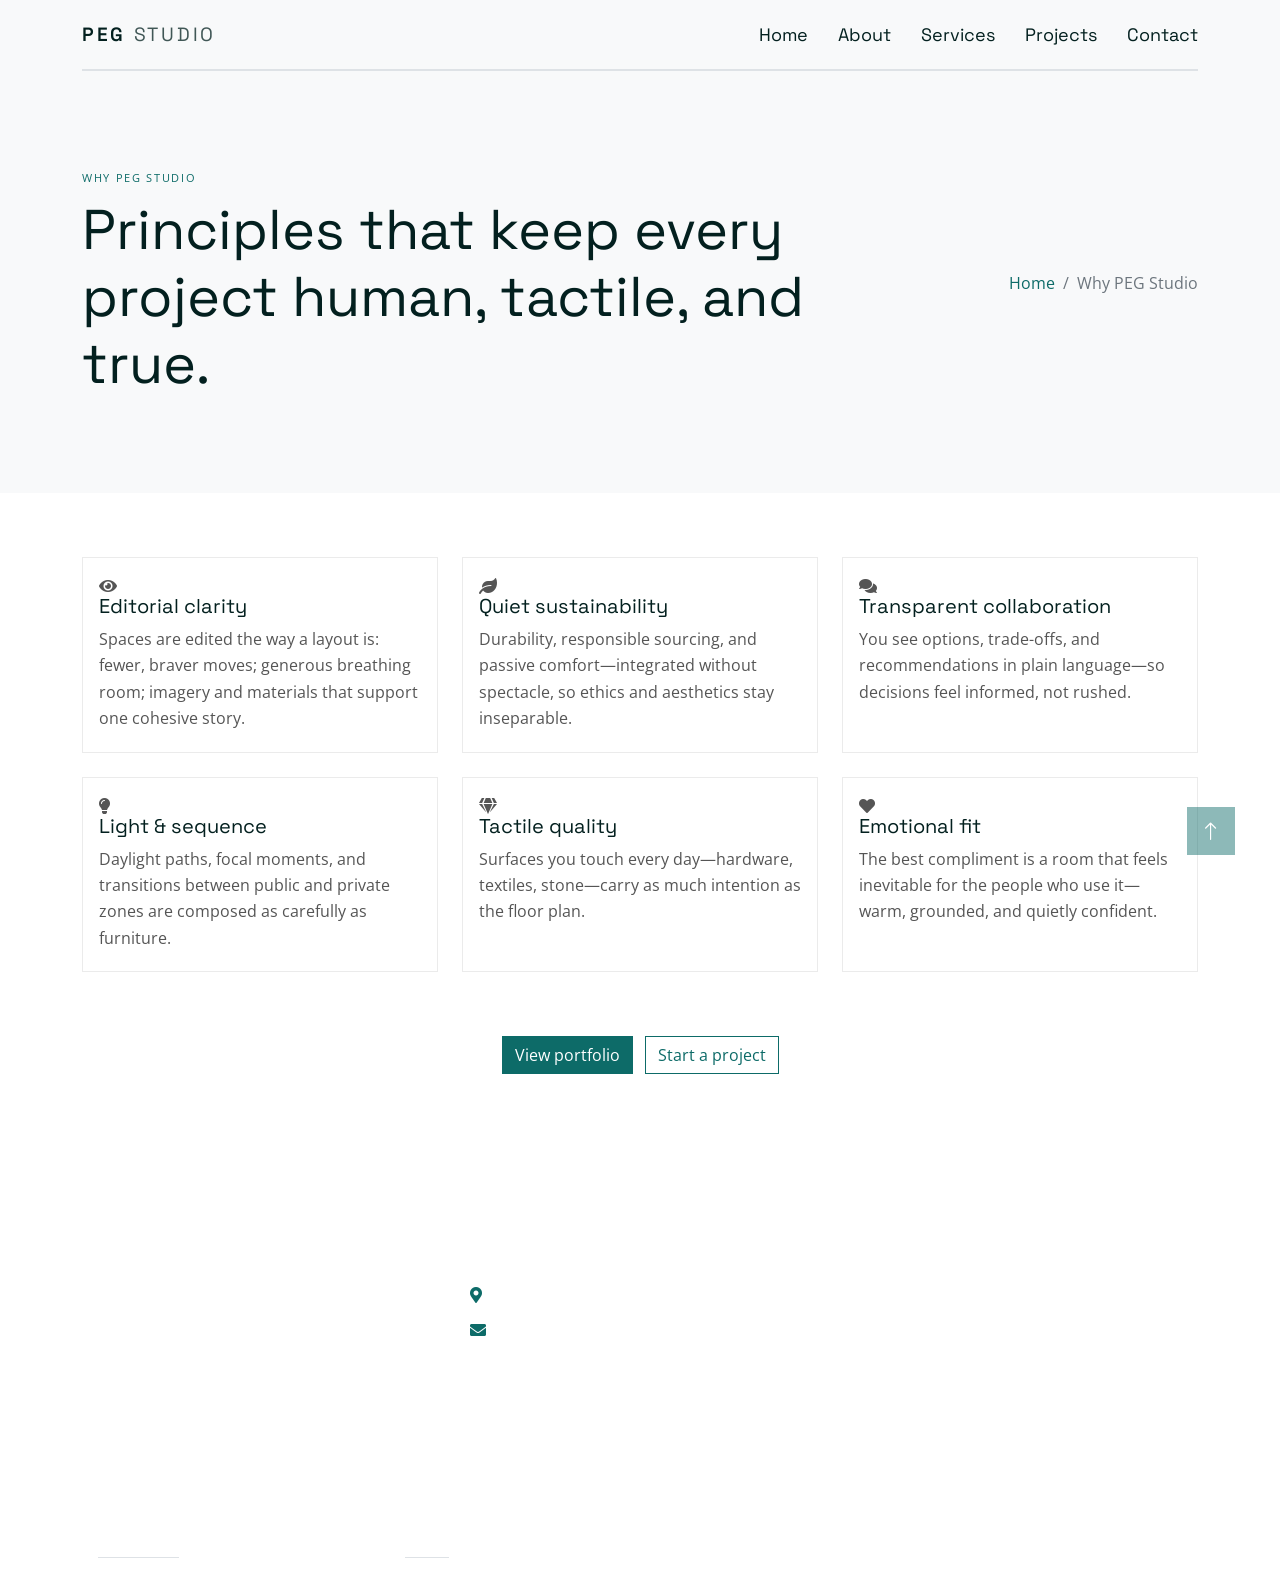
<file: feature.html>
<!DOCTYPE html>
<html lang="en">

<head>
    <meta charset="utf-8">
    <title>Why PEG STUDIO — Interior Design York, ON</title>
    <meta content="width=device-width, initial-scale=1.0" name="viewport">
    <meta content="PEG STUDIO values, interior design approach, York Ontario" name="keywords">
    <meta
        content="Principles behind PEG STUDIO: client-centered design, material direction, and calm, modern interiors."
        name="description">

    <link href="img/favicon.ico" rel="icon">

    <link rel="preconnect" href="https://fonts.googleapis.com">
    <link rel="preconnect" href="https://fonts.gstatic.com" crossorigin>
    <link href="https://fonts.googleapis.com/css2?family=Open+Sans:ital,wght@0,400;0,600;1,400&family=Space+Grotesk:wght@400;500;600&display=swap" rel="stylesheet">

    <link href="https://cdnjs.cloudflare.com/ajax/libs/font-awesome/5.10.0/css/all.min.css" rel="stylesheet">
    <link href="https://cdn.jsdelivr.net/npm/bootstrap-icons@1.4.1/font/bootstrap-icons.css" rel="stylesheet">

    <link href="lib/animate/animate.min.css" rel="stylesheet">

    <link href="css/bootstrap.min.css" rel="stylesheet">
    <link href="css/style.css" rel="stylesheet">
</head>

<body>
    <div id="spinner"
        class="show bg-white position-fixed translate-middle w-100 vh-100 top-50 start-50 d-flex align-items-center justify-content-center">
        <div class="spinner-grow text-primary" style="width: 3rem; height: 3rem;" role="status">
            <span class="sr-only">Loading...</span>
        </div>
    </div>

    <div class="container-fluid sticky-top">
        <div class="container">
            <nav class="navbar navbar-expand-lg navbar-light border-bottom border-2">
                <a href="index.html" class="navbar-brand py-2">
                    <h1 class="peg-wordmark mb-0">PEG <span class="peg-wordmark-light">STUDIO</span></h1>
                </a>
                <button type="button" class="navbar-toggler ms-auto me-0" data-bs-toggle="collapse"
                    data-bs-target="#navbarCollapse" aria-controls="navbarCollapse" aria-expanded="false"
                    aria-label="Toggle navigation">
                    <span class="navbar-toggler-icon"></span>
                </button>
                <div class="collapse navbar-collapse" id="navbarCollapse">
                    <div class="navbar-nav ms-auto">
                        <a href="index.html" class="nav-item nav-link">Home</a>
                        <a href="about.html" class="nav-item nav-link">About</a>
                        <a href="service.html" class="nav-item nav-link">Services</a>
                        <a href="project.html" class="nav-item nav-link">Projects</a>
                        <a href="contact.html" class="nav-item nav-link">Contact</a>
                    </div>
                </div>
            </nav>
        </div>
    </div>

    <div class="container-fluid pb-5 peg-page-hero hero-header">
        <div class="container py-5">
            <div class="row g-3 align-items-center">
                <div class="col-lg-8 text-center text-lg-start">
                    <p class="peg-section-label mb-2">Why PEG Studio</p>
                    <h1 class="display-4 mb-0 wow fadeIn" data-wow-delay="0.1s">Principles that keep every project
                        human, tactile, and true.</h1>
                </div>
                <div class="col-lg-4 wow fadeIn" data-wow-delay="0.15s">
                    <nav aria-label="breadcrumb">
                        <ol class="breadcrumb justify-content-center justify-content-lg-end mb-0">
                            <li class="breadcrumb-item"><a href="index.html">Home</a></li>
                            <li class="breadcrumb-item active" aria-current="page">Why PEG Studio</li>
                        </ol>
                    </nav>
                </div>
            </div>
        </div>
    </div>

    <section class="container-fluid py-5">
        <div class="container py-lg-3">
            <div class="row g-4">
                <div class="col-md-6 col-lg-4 wow fadeIn" data-wow-delay="0.05s">
                    <div class="peg-feature-card h-100">
                        <i class="fa fa-eye d-block"></i>
                        <h2 class="h5">Editorial clarity</h2>
                        <p class="mb-0">Spaces are edited the way a layout is: fewer, braver moves; generous breathing
                            room; imagery and materials that support one cohesive story.</p>
                    </div>
                </div>
                <div class="col-md-6 col-lg-4 wow fadeIn" data-wow-delay="0.1s">
                    <div class="peg-feature-card h-100">
                        <i class="fa fa-leaf d-block"></i>
                        <h2 class="h5">Quiet sustainability</h2>
                        <p class="mb-0">Durability, responsible sourcing, and passive comfort—integrated without
                            spectacle, so ethics and aesthetics stay inseparable.</p>
                    </div>
                </div>
                <div class="col-md-6 col-lg-4 wow fadeIn" data-wow-delay="0.15s">
                    <div class="peg-feature-card h-100">
                        <i class="fa fa-comments d-block"></i>
                        <h2 class="h5">Transparent collaboration</h2>
                        <p class="mb-0">You see options, trade-offs, and recommendations in plain language—so decisions
                            feel informed, not rushed.</p>
                    </div>
                </div>
                <div class="col-md-6 col-lg-4 wow fadeIn" data-wow-delay="0.2s">
                    <div class="peg-feature-card h-100">
                        <i class="fa fa-lightbulb d-block"></i>
                        <h2 class="h5">Light &amp; sequence</h2>
                        <p class="mb-0">Daylight paths, focal moments, and transitions between public and private zones
                            are composed as carefully as furniture.</p>
                    </div>
                </div>
                <div class="col-md-6 col-lg-4 wow fadeIn" data-wow-delay="0.25s">
                    <div class="peg-feature-card h-100">
                        <i class="fa fa-gem d-block"></i>
                        <h2 class="h5">Tactile quality</h2>
                        <p class="mb-0">Surfaces you touch every day—hardware, textiles, stone—carry as much intention
                            as the floor plan.</p>
                    </div>
                </div>
                <div class="col-md-6 col-lg-4 wow fadeIn" data-wow-delay="0.3s">
                    <div class="peg-feature-card h-100">
                        <i class="fa fa-heart d-block"></i>
                        <h2 class="h5">Emotional fit</h2>
                        <p class="mb-0">The best compliment is a room that feels inevitable for the people who use
                            it—warm, grounded, and quietly confident.</p>
                    </div>
                </div>
            </div>
            <div class="text-center mt-5 pt-3">
                <a class="btn btn-primary me-2 mb-2" href="project.html">View portfolio</a>
                <a class="btn btn-outline-primary mb-2" href="contact.html">Start a project</a>
            </div>
        </div>
    </section>

    <!-- Removed original newsletter section for PEG Studio redesign -->

    <footer class="container-fluid text-white-50 footer pt-5">
        <div class="container py-5">
            <div class="row g-5">
                <div class="col-md-6 col-lg-4 wow fadeIn" data-wow-delay="0.1s">
                    <a href="index.html" class="d-inline-block mb-3 text-decoration-none">
                        <span class="text-white peg-wordmark">PEG <span class="peg-wordmark-light">STUDIO</span></span>
                    </a>
                    <p class="mb-0">Boutique interior design for discerning residential and commercial clients—rooted in
                        York, Ontario.</p>
                </div>
                <div class="col-md-6 col-lg-4 wow fadeIn" data-wow-delay="0.15s">
                    <h5 class="text-white mb-3">Contact</h5>
                    <p class="mb-2"><i class="fa fa-map-marker-alt me-2 text-primary"></i>32 Glenora Avenue, York, ON,
                        Canada</p>
                    <p class="mb-0"><i class="fa fa-envelope me-2 text-primary"></i><a class="text-reset"
                            href="mailto:pegstudio1@gmail.com">pegstudio1@gmail.com</a></p>
                </div>
                <div class="col-md-6 col-lg-4 wow fadeIn" data-wow-delay="0.2s">
                    <h5 class="text-white mb-3">Explore</h5>
                    <a class="btn btn-link px-0" href="about.html">About</a>
                    <a class="btn btn-link px-0" href="service.html">Services</a>
                    <a class="btn btn-link px-0" href="project.html">Projects</a>
                    <a class="btn btn-link px-0" href="feature.html">Why PEG Studio</a>
                    <a class="btn btn-link px-0" href="contact.html">Contact</a>
                </div>
            </div>
        </div>
        <div class="container wow fadeIn" data-wow-delay="0.1s">
            <div class="copyright">
                <div class="row">
                    <div class="col-md-8 text-center text-md-start mb-3 mb-md-0">
                        &copy; <a class="border-bottom" href="index.html">PEG STUDIO</a>. All rights reserved.
                        Designed by <a class="border-bottom" href="https://milink.ca" target="_blank" rel="noopener">MiLink</a>
                    </div>
                    <div class="col-md-4 text-center text-md-end">
                        <div class="footer-menu">
                            <a href="index.html">Home</a>
                            <a href="contact.html">Contact</a>
                        </div>
                    </div>
                </div>
            </div>
        </div>
    </footer>

    <a href="#" class="btn btn-lg btn-primary btn-lg-square back-to-top" aria-label="Back to top"><i
            class="bi bi-arrow-up"></i></a>

    <script src="https://ajax.googleapis.com/ajax/libs/jquery/3.6.1/jquery.min.js"></script>
    <script src="https://cdn.jsdelivr.net/npm/bootstrap@5.0.0/dist/js/bootstrap.bundle.min.js"></script>
    <script src="lib/wow/wow.min.js"></script>
    <script src="lib/easing/easing.min.js"></script>
    <script src="js/main.js"></script>
</body>

</html>
</file>
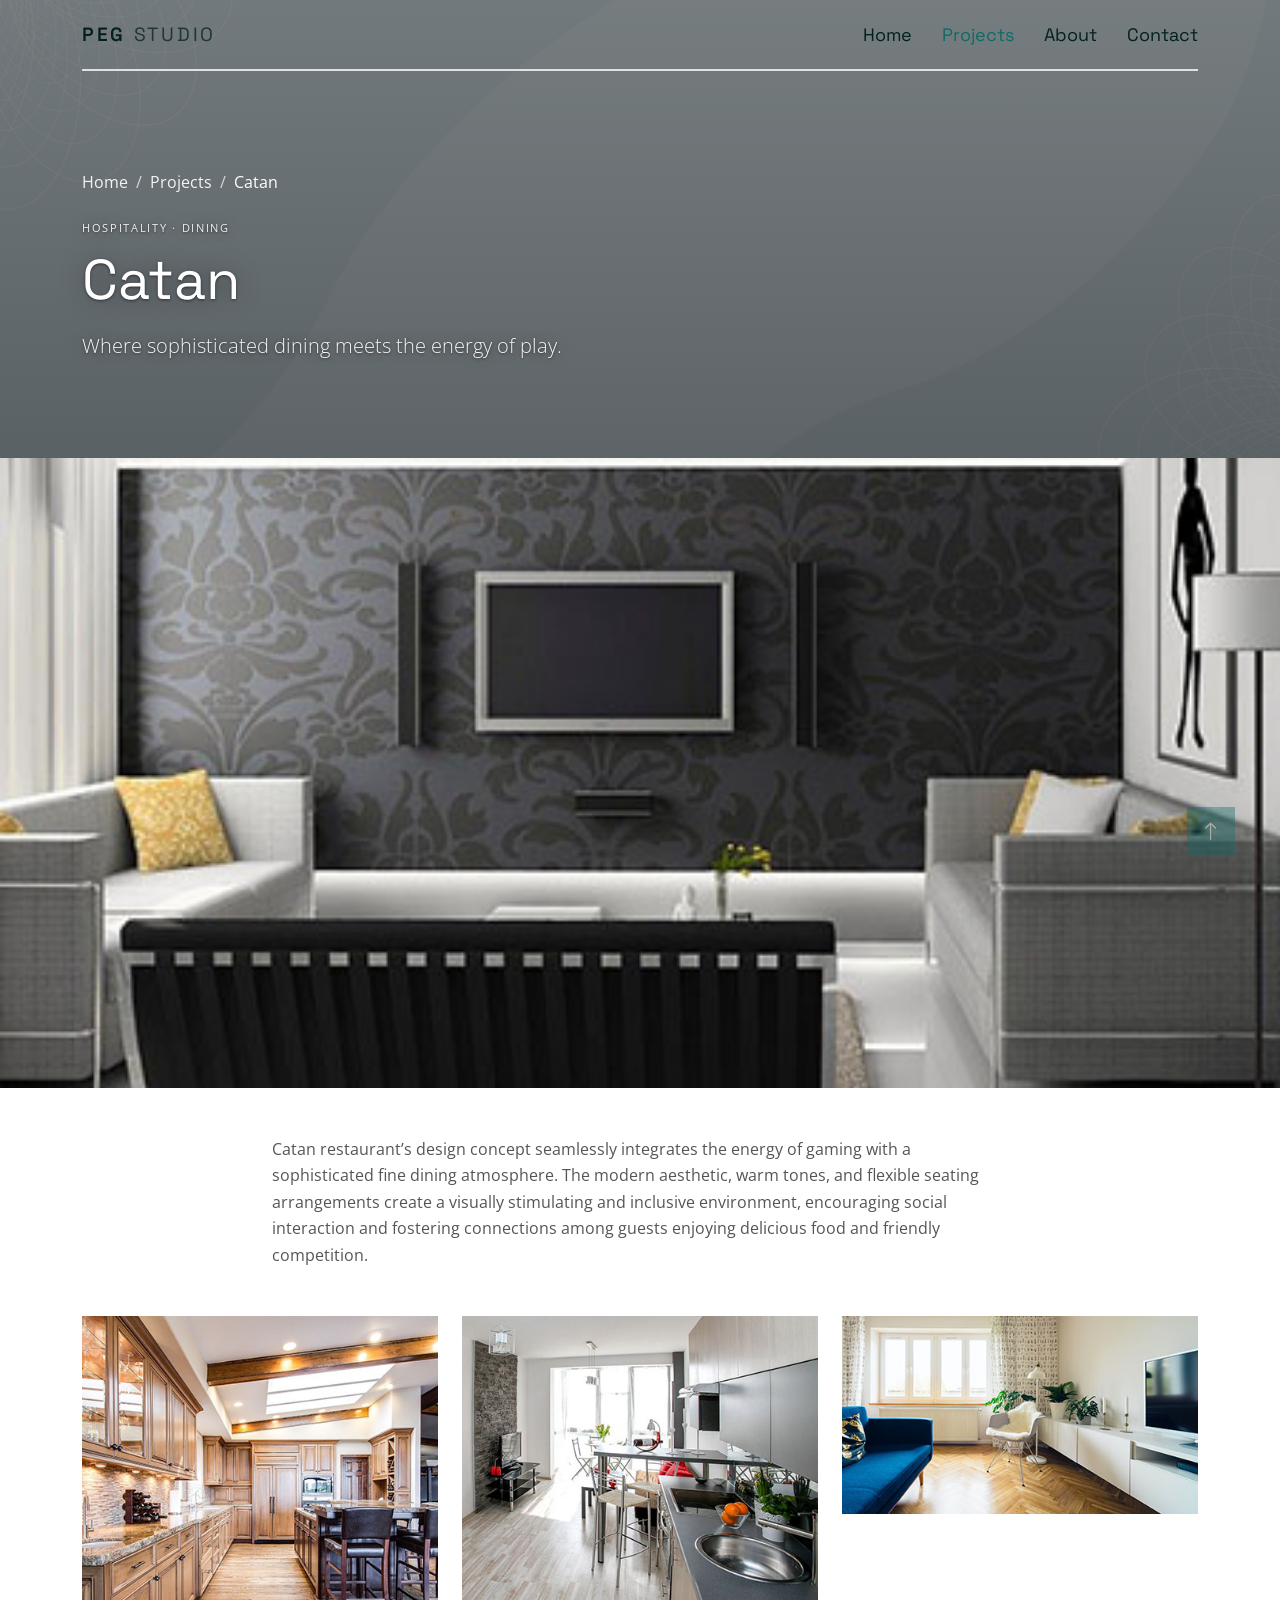
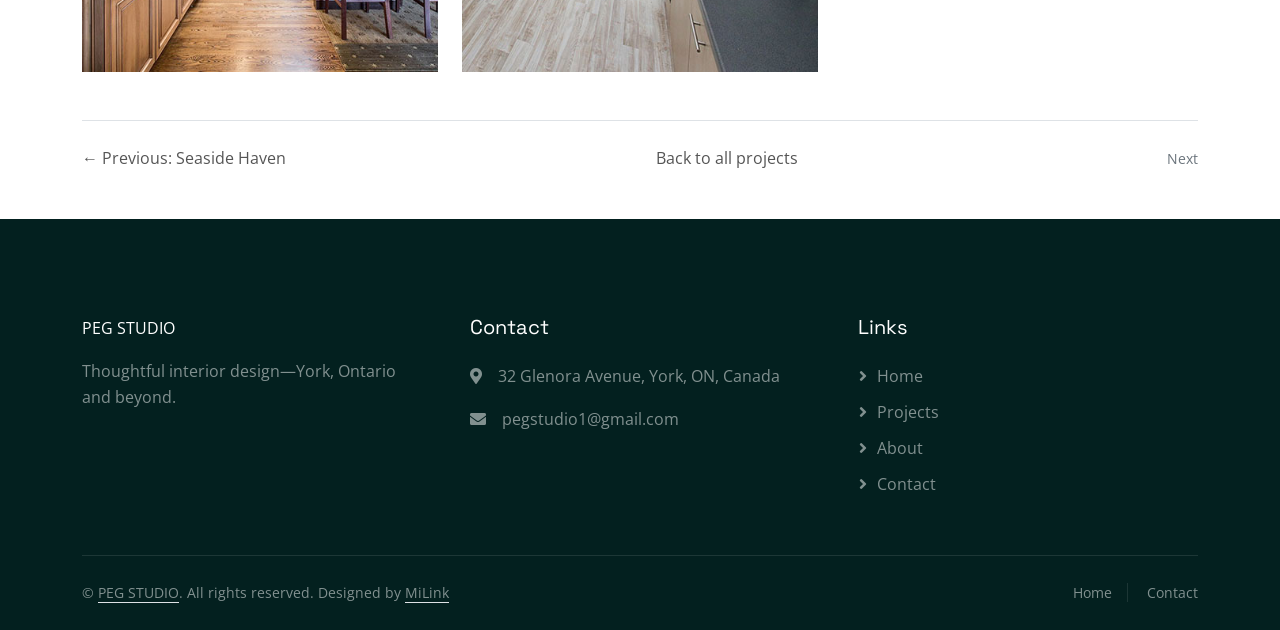
<file: project-catan.html>
<!DOCTYPE html>
<html lang="en">

<head>
    <meta charset="utf-8">
    <title>Catan — PEG STUDIO</title>
    <meta content="width=device-width, initial-scale=1.0" name="viewport">
    <meta content="Catan restaurant interior PEG STUDIO hospitality design" name="keywords">
    <meta
        content="Catan by PEG STUDIO: restaurant design merging fine dining with playful, social energy."
        name="description">

    <link href="img/favicon.ico" rel="icon">

    <link rel="preconnect" href="https://fonts.googleapis.com">
    <link rel="preconnect" href="https://fonts.gstatic.com" crossorigin>
    <link href="https://fonts.googleapis.com/css2?family=Open+Sans:ital,wght@0,400;0,600;1,400&family=Space+Grotesk:wght@400;500;600&display=swap" rel="stylesheet">

    <link href="https://cdnjs.cloudflare.com/ajax/libs/font-awesome/5.10.0/css/all.min.css" rel="stylesheet">
    <link href="https://cdn.jsdelivr.net/npm/bootstrap-icons@1.4.1/font/bootstrap-icons.css" rel="stylesheet">

    <link href="lib/animate/animate.min.css" rel="stylesheet">

    <link href="css/bootstrap.min.css" rel="stylesheet">
    <link href="css/style.css" rel="stylesheet">
</head>

<body>
    <div id="spinner"
        class="show bg-white position-fixed translate-middle w-100 vh-100 top-50 start-50 d-flex align-items-center justify-content-center">
        <div class="spinner-grow text-primary" style="width: 3rem; height: 3rem;" role="status">
            <span class="sr-only">Loading...</span>
        </div>
    </div>

    <div class="container-fluid sticky-top">
        <div class="container">
            <nav class="navbar navbar-expand-lg navbar-light border-bottom border-2">
                <a href="index.html" class="navbar-brand py-2">
                    <h1 class="peg-wordmark mb-0">PEG <span class="peg-wordmark-light">STUDIO</span></h1>
                </a>
                <button type="button" class="navbar-toggler ms-auto me-0" data-bs-toggle="collapse"
                    data-bs-target="#navbarCollapse" aria-controls="navbarCollapse" aria-expanded="false"
                    aria-label="Toggle navigation">
                    <span class="navbar-toggler-icon"></span>
                </button>
                <div class="collapse navbar-collapse" id="navbarCollapse">
                    <div class="navbar-nav ms-auto">
                        <a href="index.html" class="nav-item nav-link">Home</a>
                        <a href="project.html" class="nav-item nav-link active">Projects</a>
                        <a href="about.html" class="nav-item nav-link">About</a>
                        <a href="contact.html" class="nav-item nav-link">Contact</a>
                    </div>
                </div>
            </nav>
        </div>
    </div>

    <article>
        <header class="container-fluid pb-5 bg-primary hero-header">
            <div class="container py-5">
                <nav aria-label="breadcrumb" class="mb-4 wow fadeIn" data-wow-delay="0.05s">
                    <ol class="breadcrumb mb-0">
                        <li class="breadcrumb-item"><a class="text-white-50" href="index.html">Home</a></li>
                        <li class="breadcrumb-item"><a class="text-white-50" href="project.html">Projects</a></li>
                        <li class="breadcrumb-item text-white active" aria-current="page">Catan</li>
                    </ol>
                </nav>
                <p class="peg-section-label text-white-50 mb-2 wow fadeIn" data-wow-delay="0.1s">Hospitality · Dining</p>
                <h1 class="display-4 text-white mb-3 wow fadeIn" data-wow-delay="0.12s">Catan</h1>
                <p class="lead text-white-50 mb-0 wow fadeIn" data-wow-delay="0.15s" style="max-width: 40rem;">Where
                    sophisticated dining meets the energy of play.</p>
            </div>
        </header>

        <div class="container-fluid px-0 mb-5">
            <img class="peg-project-hero-img wow fadeIn" data-wow-delay="0.1s"
                src="img/project-4.jpg"
                alt="Catan restaurant interior — dining and social space by PEG STUDIO">
        </div>

        <div class="container pb-5">
            <div class="row justify-content-center">
                <div class="col-lg-8 wow fadeIn" data-wow-delay="0.1s">
                    <p class="mb-0">Catan restaurant’s design concept seamlessly integrates the energy of gaming with a
                        sophisticated fine dining atmosphere. The modern aesthetic, warm tones, and flexible seating
                        arrangements create a visually stimulating and inclusive environment, encouraging social
                        interaction and fostering connections among guests enjoying delicious food and friendly
                        competition.</p>
                </div>
            </div>

            <div class="row g-3 g-md-4 peg-gallery mt-4">
                <div class="col-md-4 wow fadeIn" data-wow-delay="0.1s">
                    <img src="img/project-5.jpg" alt="Catan restaurant interior one">
                </div>
                <div class="col-md-4 wow fadeIn" data-wow-delay="0.15s">
                    <img src="img/project-6.jpg" alt="Catan restaurant interior two">
                </div>
                <div class="col-md-4 wow fadeIn" data-wow-delay="0.2s">
                    <img src="img/service-4.jpg" alt="Catan restaurant interior three">
                </div>
            </div>

            <div class="d-flex flex-wrap justify-content-between align-items-center gap-3 mt-5 pt-4 border-top peg-nav-pager">
                <a href="project-seaside-haven.html">← Previous: Seaside Haven</a>
                <a href="project.html">Back to all projects</a>
                <span class="text-muted small">Next</span>
            </div>
        </div>
    </article>

    <div class="container-fluid bg-dark text-white-50 footer pt-5">
        <div class="container py-5">
            <div class="row g-5">
                <div class="col-md-6 col-lg-4 wow fadeIn" data-wow-delay="0.1s">
                    <a href="index.html" class="d-inline-block mb-3 text-decoration-none">
                        <span class="text-white peg-wordmark">PEG <span class="peg-wordmark-light">STUDIO</span></span>
                    </a>
                    <p class="mb-0">Thoughtful interior design—York, Ontario and beyond.</p>
                </div>
                <div class="col-md-6 col-lg-4 wow fadeIn" data-wow-delay="0.3s">
                    <h5 class="text-white mb-4">Contact</h5>
                    <p><i class="fa fa-map-marker-alt me-3"></i>32 Glenora Avenue, York, ON, Canada</p>
                    <p class="mb-0"><i class="fa fa-envelope me-3"></i><a class="text-reset"
                            href="mailto:pegstudio1@gmail.com">pegstudio1@gmail.com</a></p>
                </div>
                <div class="col-md-6 col-lg-4 wow fadeIn" data-wow-delay="0.5s">
                    <h5 class="text-white mb-4">Links</h5>
                    <a class="btn btn-link" href="index.html">Home</a>
                    <a class="btn btn-link" href="project.html">Projects</a>
                    <a class="btn btn-link" href="about.html">About</a>
                    <a class="btn btn-link" href="contact.html">Contact</a>
                </div>
            </div>
        </div>
        <div class="container wow fadeIn" data-wow-delay="0.1s">
            <div class="copyright">
                <div class="row">
                    <div class="col-md-6 text-center text-md-start mb-3 mb-md-0">
                        &copy; <a class="border-bottom" href="index.html">PEG STUDIO</a>. All rights reserved.
                        Designed by <a class="border-bottom" href="https://milink.ca" target="_blank" rel="noopener">MiLink</a>
                    </div>
                    <div class="col-md-6 text-center text-md-end">
                        <div class="footer-menu">
                            <a href="index.html">Home</a>
                            <a href="contact.html">Contact</a>
                        </div>
                    </div>
                </div>
            </div>
        </div>
    </div>

    <a href="#" class="btn btn-lg btn-primary btn-lg-square back-to-top" aria-label="Back to top"><i
            class="bi bi-arrow-up"></i></a>

    <script src="https://ajax.googleapis.com/ajax/libs/jquery/3.6.1/jquery.min.js"></script>
    <script src="https://cdn.jsdelivr.net/npm/bootstrap@5.0.0/dist/js/bootstrap.bundle.min.js"></script>
    <script src="lib/wow/wow.min.js"></script>
    <script src="lib/easing/easing.min.js"></script>
    <script src="js/main.js"></script>
</body>

</html>
</file>
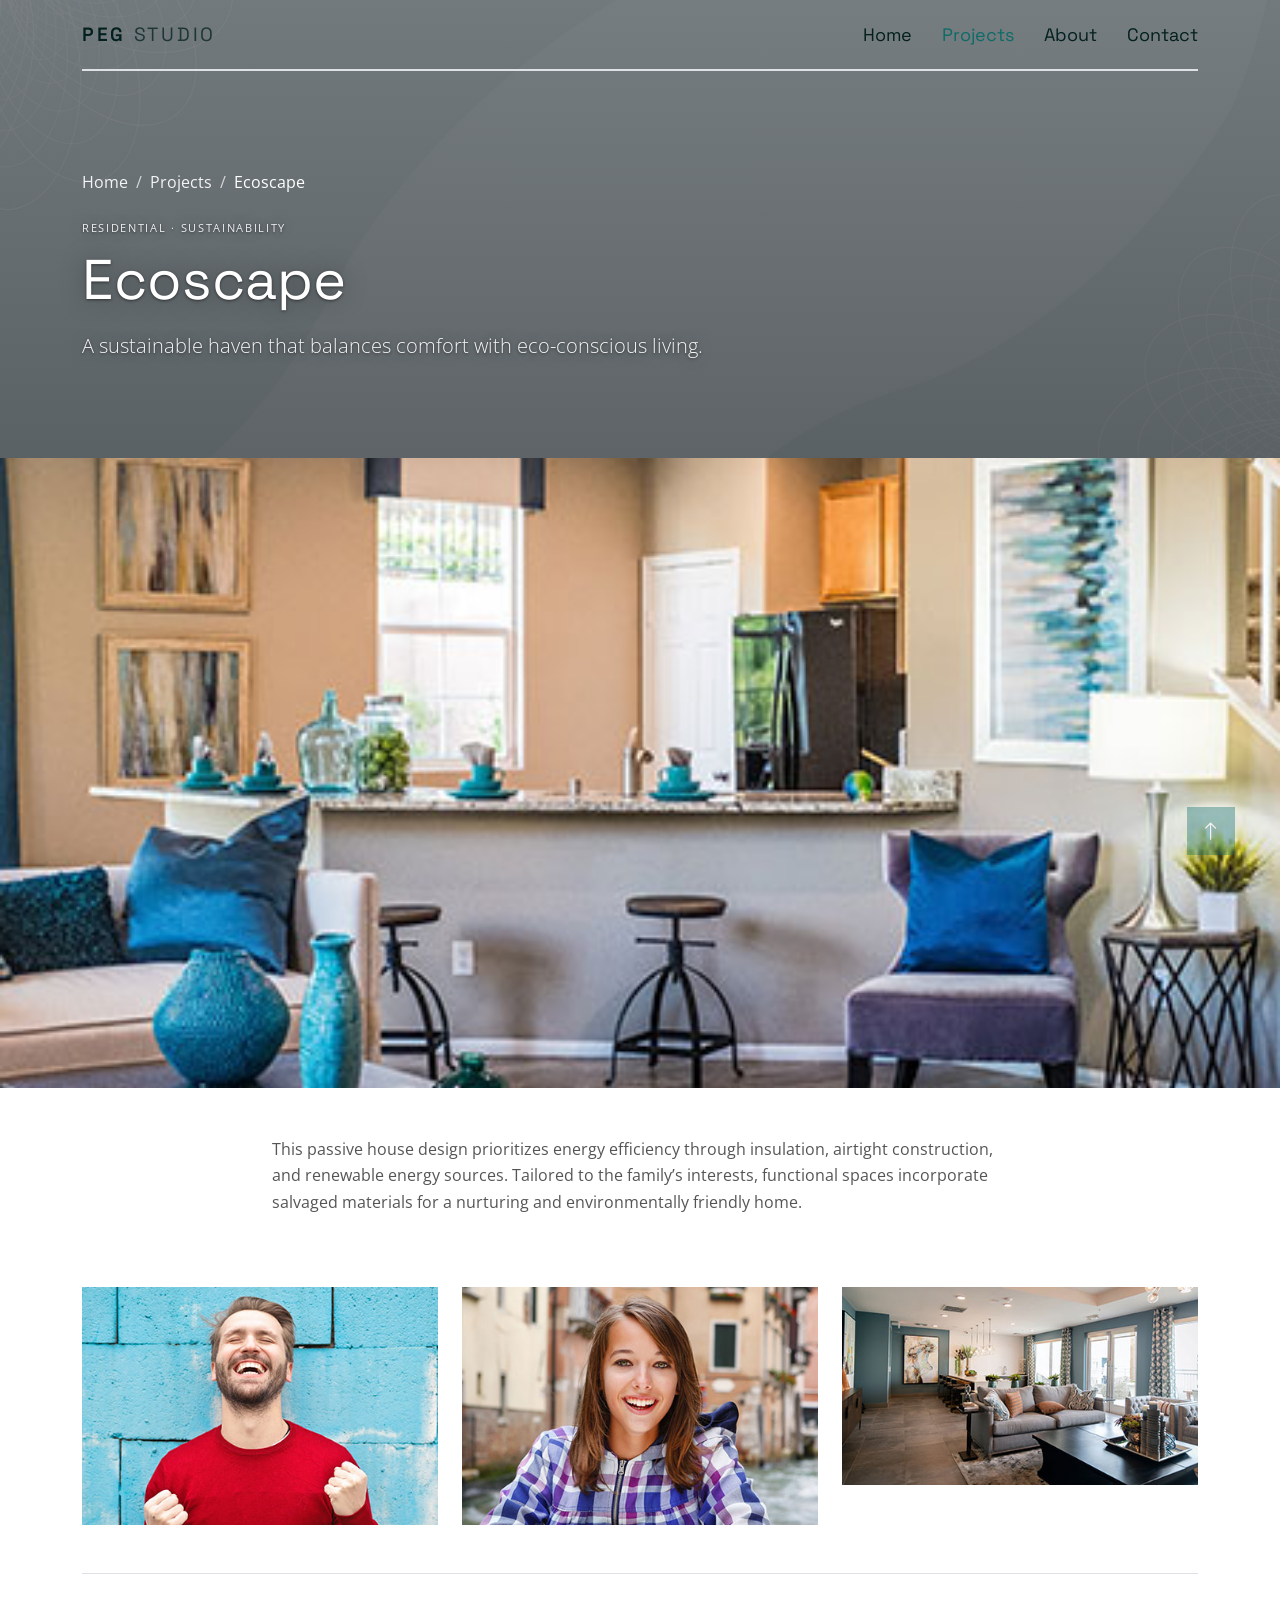
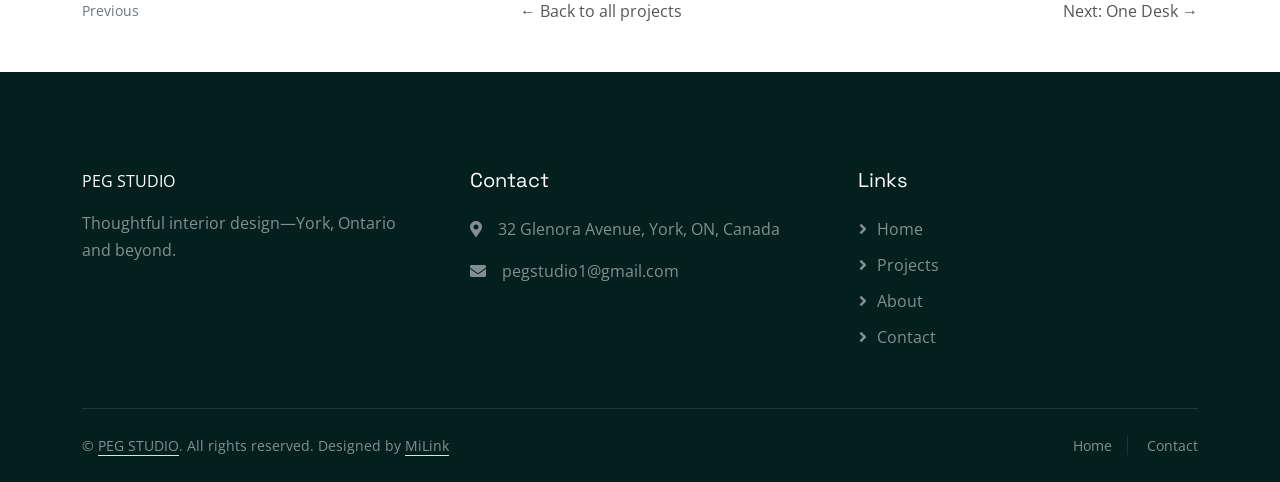
<file: project-ecoscape.html>
<!DOCTYPE html>
<html lang="en">

<head>
    <meta charset="utf-8">
    <title>Ecoscape — PEG STUDIO</title>
    <meta content="width=device-width, initial-scale=1.0" name="viewport">
    <meta content="Ecoscape passive house interior design PEG STUDIO sustainable home" name="keywords">
    <meta
        content="Ecoscape by PEG STUDIO: a sustainable passive house with salvaged materials and family-centered comfort."
        name="description">

    <link href="img/favicon.ico" rel="icon">

    <link rel="preconnect" href="https://fonts.googleapis.com">
    <link rel="preconnect" href="https://fonts.gstatic.com" crossorigin>
    <link href="https://fonts.googleapis.com/css2?family=Open+Sans:ital,wght@0,400;0,600;1,400&family=Space+Grotesk:wght@400;500;600&display=swap" rel="stylesheet">

    <link href="https://cdnjs.cloudflare.com/ajax/libs/font-awesome/5.10.0/css/all.min.css" rel="stylesheet">
    <link href="https://cdn.jsdelivr.net/npm/bootstrap-icons@1.4.1/font/bootstrap-icons.css" rel="stylesheet">

    <link href="lib/animate/animate.min.css" rel="stylesheet">

    <link href="css/bootstrap.min.css" rel="stylesheet">
    <link href="css/style.css" rel="stylesheet">
</head>

<body>
    <div id="spinner"
        class="show bg-white position-fixed translate-middle w-100 vh-100 top-50 start-50 d-flex align-items-center justify-content-center">
        <div class="spinner-grow text-primary" style="width: 3rem; height: 3rem;" role="status">
            <span class="sr-only">Loading...</span>
        </div>
    </div>

    <div class="container-fluid sticky-top">
        <div class="container">
            <nav class="navbar navbar-expand-lg navbar-light border-bottom border-2">
                <a href="index.html" class="navbar-brand py-2">
                    <h1 class="peg-wordmark mb-0">PEG <span class="peg-wordmark-light">STUDIO</span></h1>
                </a>
                <button type="button" class="navbar-toggler ms-auto me-0" data-bs-toggle="collapse"
                    data-bs-target="#navbarCollapse" aria-controls="navbarCollapse" aria-expanded="false"
                    aria-label="Toggle navigation">
                    <span class="navbar-toggler-icon"></span>
                </button>
                <div class="collapse navbar-collapse" id="navbarCollapse">
                    <div class="navbar-nav ms-auto">
                        <a href="index.html" class="nav-item nav-link">Home</a>
                        <a href="project.html" class="nav-item nav-link active">Projects</a>
                        <a href="about.html" class="nav-item nav-link">About</a>
                        <a href="contact.html" class="nav-item nav-link">Contact</a>
                    </div>
                </div>
            </nav>
        </div>
    </div>

    <article>
        <header class="container-fluid pb-5 bg-primary hero-header">
            <div class="container py-5">
                <nav aria-label="breadcrumb" class="mb-4 wow fadeIn" data-wow-delay="0.05s">
                    <ol class="breadcrumb mb-0">
                        <li class="breadcrumb-item"><a class="text-white-50" href="index.html">Home</a></li>
                        <li class="breadcrumb-item"><a class="text-white-50" href="project.html">Projects</a></li>
                        <li class="breadcrumb-item text-white active" aria-current="page">Ecoscape</li>
                    </ol>
                </nav>
                <p class="peg-section-label text-white-50 mb-2 wow fadeIn" data-wow-delay="0.1s">Residential · Sustainability</p>
                <h1 class="display-4 text-white mb-3 wow fadeIn" data-wow-delay="0.12s">Ecoscape</h1>
                <p class="lead text-white-50 mb-0 wow fadeIn" data-wow-delay="0.15s" style="max-width: 40rem;">A
                    sustainable haven that balances comfort with eco-conscious living.</p>
            </div>
        </header>

        <div class="container-fluid px-0 mb-5">
            <img class="peg-project-hero-img wow fadeIn" data-wow-delay="0.1s"
                src="img/project-1.jpg"
                alt="Ecoscape — sustainable passive house interior by PEG STUDIO">
        </div>

        <div class="container pb-5">
            <div class="row justify-content-center">
                <div class="col-lg-8 wow fadeIn" data-wow-delay="0.1s">
                    <p class="mb-4">This passive house design prioritizes energy efficiency through insulation,
                        airtight construction, and renewable energy sources. Tailored to the family’s interests,
                        functional spaces incorporate salvaged materials for a nurturing and environmentally friendly
                        home.</p>
                </div>
            </div>

            <div class="row g-3 g-md-4 peg-gallery mt-4">
                <div class="col-md-4 wow fadeIn" data-wow-delay="0.1s">
                    <img src="img/testimonial-1.jpg" alt="Ecoscape project interior view one">
                </div>
                <div class="col-md-4 wow fadeIn" data-wow-delay="0.15s">
                    <img src="img/testimonial-2.jpg" alt="Ecoscape project interior view two">
                </div>
                <div class="col-md-4 wow fadeIn" data-wow-delay="0.2s">
                    <img src="img/service-1.jpg" alt="Ecoscape project interior view three">
                </div>
            </div>

            <div class="d-flex flex-wrap justify-content-between align-items-center gap-3 mt-5 pt-4 border-top peg-nav-pager">
                <span class="text-muted small">Previous</span>
                <a href="project.html">← Back to all projects</a>
                <a href="project-one-desk.html">Next: One Desk →</a>
            </div>
        </div>
    </article>

    <div class="container-fluid bg-dark text-white-50 footer pt-5">
        <div class="container py-5">
            <div class="row g-5">
                <div class="col-md-6 col-lg-4 wow fadeIn" data-wow-delay="0.1s">
                    <a href="index.html" class="d-inline-block mb-3 text-decoration-none">
                        <span class="text-white peg-wordmark">PEG <span class="peg-wordmark-light">STUDIO</span></span>
                    </a>
                    <p class="mb-0">Thoughtful interior design—York, Ontario and beyond.</p>
                </div>
                <div class="col-md-6 col-lg-4 wow fadeIn" data-wow-delay="0.3s">
                    <h5 class="text-white mb-4">Contact</h5>
                    <p><i class="fa fa-map-marker-alt me-3"></i>32 Glenora Avenue, York, ON, Canada</p>
                    <p class="mb-0"><i class="fa fa-envelope me-3"></i><a class="text-reset"
                            href="mailto:pegstudio1@gmail.com">pegstudio1@gmail.com</a></p>
                </div>
                <div class="col-md-6 col-lg-4 wow fadeIn" data-wow-delay="0.5s">
                    <h5 class="text-white mb-4">Links</h5>
                    <a class="btn btn-link" href="index.html">Home</a>
                    <a class="btn btn-link" href="project.html">Projects</a>
                    <a class="btn btn-link" href="about.html">About</a>
                    <a class="btn btn-link" href="contact.html">Contact</a>
                </div>
            </div>
        </div>
        <div class="container wow fadeIn" data-wow-delay="0.1s">
            <div class="copyright">
                <div class="row">
                    <div class="col-md-6 text-center text-md-start mb-3 mb-md-0">
                        &copy; <a class="border-bottom" href="index.html">PEG STUDIO</a>. All rights reserved.
                        Designed by <a class="border-bottom" href="https://milink.ca" target="_blank" rel="noopener">MiLink</a>
                    </div>
                    <div class="col-md-6 text-center text-md-end">
                        <div class="footer-menu">
                            <a href="index.html">Home</a>
                            <a href="contact.html">Contact</a>
                        </div>
                    </div>
                </div>
            </div>
        </div>
    </div>

    <a href="#" class="btn btn-lg btn-primary btn-lg-square back-to-top" aria-label="Back to top"><i
            class="bi bi-arrow-up"></i></a>

    <script src="https://ajax.googleapis.com/ajax/libs/jquery/3.6.1/jquery.min.js"></script>
    <script src="https://cdn.jsdelivr.net/npm/bootstrap@5.0.0/dist/js/bootstrap.bundle.min.js"></script>
    <script src="lib/wow/wow.min.js"></script>
    <script src="lib/easing/easing.min.js"></script>
    <script src="js/main.js"></script>
</body>

</html>
</file>
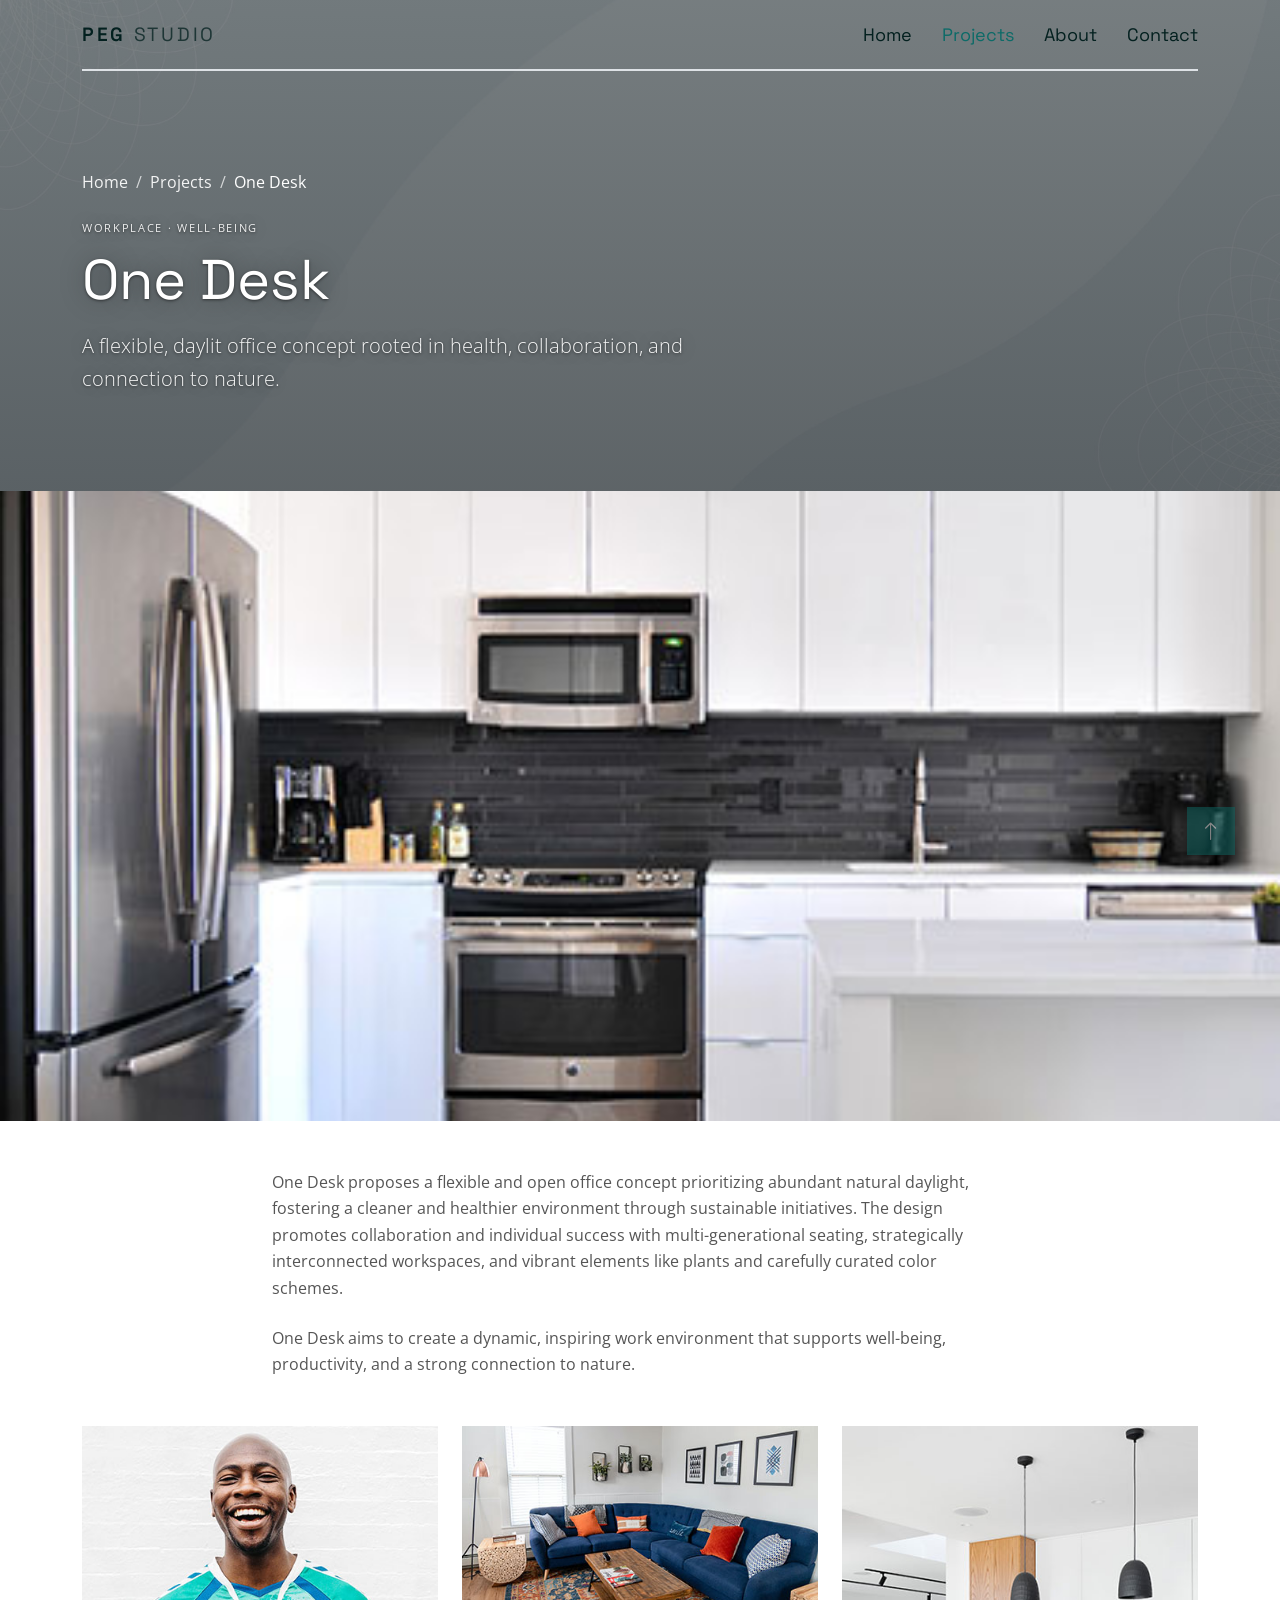
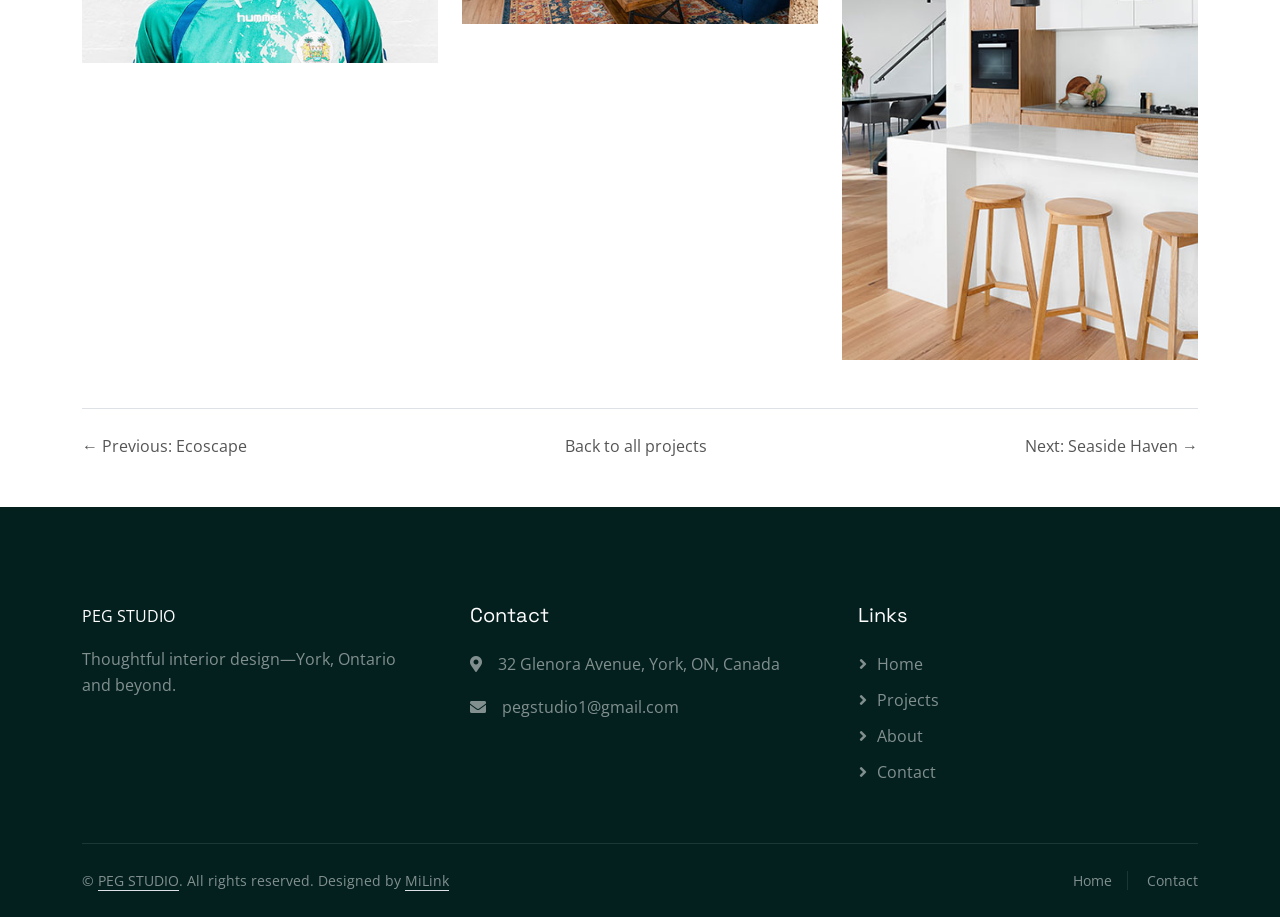
<file: project-one-desk.html>
<!DOCTYPE html>
<html lang="en">

<head>
    <meta charset="utf-8">
    <title>One Desk — PEG STUDIO</title>
    <meta content="width=device-width, initial-scale=1.0" name="viewport">
    <meta content="One Desk office interior PEG STUDIO workplace design" name="keywords">
    <meta
        content="One Desk by PEG STUDIO: a flexible workplace with daylight, biophilic design, and collaborative energy."
        name="description">

    <link href="img/favicon.ico" rel="icon">

    <link rel="preconnect" href="https://fonts.googleapis.com">
    <link rel="preconnect" href="https://fonts.gstatic.com" crossorigin>
    <link href="https://fonts.googleapis.com/css2?family=Open+Sans:ital,wght@0,400;0,600;1,400&family=Space+Grotesk:wght@400;500;600&display=swap" rel="stylesheet">

    <link href="https://cdnjs.cloudflare.com/ajax/libs/font-awesome/5.10.0/css/all.min.css" rel="stylesheet">
    <link href="https://cdn.jsdelivr.net/npm/bootstrap-icons@1.4.1/font/bootstrap-icons.css" rel="stylesheet">

    <link href="lib/animate/animate.min.css" rel="stylesheet">

    <link href="css/bootstrap.min.css" rel="stylesheet">
    <link href="css/style.css" rel="stylesheet">
</head>

<body>
    <div id="spinner"
        class="show bg-white position-fixed translate-middle w-100 vh-100 top-50 start-50 d-flex align-items-center justify-content-center">
        <div class="spinner-grow text-primary" style="width: 3rem; height: 3rem;" role="status">
            <span class="sr-only">Loading...</span>
        </div>
    </div>

    <div class="container-fluid sticky-top">
        <div class="container">
            <nav class="navbar navbar-expand-lg navbar-light border-bottom border-2">
                <a href="index.html" class="navbar-brand py-2">
                    <h1 class="peg-wordmark mb-0">PEG <span class="peg-wordmark-light">STUDIO</span></h1>
                </a>
                <button type="button" class="navbar-toggler ms-auto me-0" data-bs-toggle="collapse"
                    data-bs-target="#navbarCollapse" aria-controls="navbarCollapse" aria-expanded="false"
                    aria-label="Toggle navigation">
                    <span class="navbar-toggler-icon"></span>
                </button>
                <div class="collapse navbar-collapse" id="navbarCollapse">
                    <div class="navbar-nav ms-auto">
                        <a href="index.html" class="nav-item nav-link">Home</a>
                        <a href="project.html" class="nav-item nav-link active">Projects</a>
                        <a href="about.html" class="nav-item nav-link">About</a>
                        <a href="contact.html" class="nav-item nav-link">Contact</a>
                    </div>
                </div>
            </nav>
        </div>
    </div>

    <article>
        <header class="container-fluid pb-5 bg-primary hero-header">
            <div class="container py-5">
                <nav aria-label="breadcrumb" class="mb-4 wow fadeIn" data-wow-delay="0.05s">
                    <ol class="breadcrumb mb-0">
                        <li class="breadcrumb-item"><a class="text-white-50" href="index.html">Home</a></li>
                        <li class="breadcrumb-item"><a class="text-white-50" href="project.html">Projects</a></li>
                        <li class="breadcrumb-item text-white active" aria-current="page">One Desk</li>
                    </ol>
                </nav>
                <p class="peg-section-label text-white-50 mb-2 wow fadeIn" data-wow-delay="0.1s">Workplace · Well-being</p>
                <h1 class="display-4 text-white mb-3 wow fadeIn" data-wow-delay="0.12s">One Desk</h1>
                <p class="lead text-white-50 mb-0 wow fadeIn" data-wow-delay="0.15s" style="max-width: 40rem;">A flexible,
                    daylit office concept rooted in health, collaboration, and connection to nature.</p>
            </div>
        </header>

        <div class="container-fluid px-0 mb-5">
            <img class="peg-project-hero-img wow fadeIn" data-wow-delay="0.1s"
                src="img/project-2.jpg"
                alt="One Desk — open workplace interior with natural light by PEG STUDIO">
        </div>

        <div class="container pb-5">
            <div class="row justify-content-center">
                <div class="col-lg-8 wow fadeIn" data-wow-delay="0.1s">
                    <p class="mb-4">One Desk proposes a flexible and open office concept prioritizing abundant natural
                        daylight, fostering a cleaner and healthier environment through sustainable initiatives. The
                        design promotes collaboration and individual success with multi-generational seating,
                        strategically interconnected workspaces, and vibrant elements like plants and carefully
                        curated color schemes.</p>
                    <p class="mb-0">One Desk aims to create a dynamic, inspiring work environment that supports
                        well-being, productivity, and a strong connection to nature.</p>
                </div>
            </div>

            <div class="row g-3 g-md-4 peg-gallery mt-4">
                <div class="col-md-4 wow fadeIn" data-wow-delay="0.1s">
                    <img src="img/testimonial-3.jpg" alt="One Desk workplace interior one">
                </div>
                <div class="col-md-4 wow fadeIn" data-wow-delay="0.15s">
                    <img src="img/service-2.jpg" alt="One Desk workplace interior two">
                </div>
                <div class="col-md-4 wow fadeIn" data-wow-delay="0.2s">
                    <img src="img/about-1.jpg" alt="One Desk workplace interior three">
                </div>
            </div>

            <div class="d-flex flex-wrap justify-content-between align-items-center gap-3 mt-5 pt-4 border-top peg-nav-pager">
                <a href="project-ecoscape.html">← Previous: Ecoscape</a>
                <a href="project.html">Back to all projects</a>
                <a href="project-seaside-haven.html">Next: Seaside Haven →</a>
            </div>
        </div>
    </article>

    <div class="container-fluid bg-dark text-white-50 footer pt-5">
        <div class="container py-5">
            <div class="row g-5">
                <div class="col-md-6 col-lg-4 wow fadeIn" data-wow-delay="0.1s">
                    <a href="index.html" class="d-inline-block mb-3 text-decoration-none">
                        <span class="text-white peg-wordmark">PEG <span class="peg-wordmark-light">STUDIO</span></span>
                    </a>
                    <p class="mb-0">Thoughtful interior design—York, Ontario and beyond.</p>
                </div>
                <div class="col-md-6 col-lg-4 wow fadeIn" data-wow-delay="0.3s">
                    <h5 class="text-white mb-4">Contact</h5>
                    <p><i class="fa fa-map-marker-alt me-3"></i>32 Glenora Avenue, York, ON, Canada</p>
                    <p class="mb-0"><i class="fa fa-envelope me-3"></i><a class="text-reset"
                            href="mailto:pegstudio1@gmail.com">pegstudio1@gmail.com</a></p>
                </div>
                <div class="col-md-6 col-lg-4 wow fadeIn" data-wow-delay="0.5s">
                    <h5 class="text-white mb-4">Links</h5>
                    <a class="btn btn-link" href="index.html">Home</a>
                    <a class="btn btn-link" href="project.html">Projects</a>
                    <a class="btn btn-link" href="about.html">About</a>
                    <a class="btn btn-link" href="contact.html">Contact</a>
                </div>
            </div>
        </div>
        <div class="container wow fadeIn" data-wow-delay="0.1s">
            <div class="copyright">
                <div class="row">
                    <div class="col-md-6 text-center text-md-start mb-3 mb-md-0">
                        &copy; <a class="border-bottom" href="index.html">PEG STUDIO</a>. All rights reserved.
                        Designed by <a class="border-bottom" href="https://milink.ca" target="_blank" rel="noopener">MiLink</a>
                    </div>
                    <div class="col-md-6 text-center text-md-end">
                        <div class="footer-menu">
                            <a href="index.html">Home</a>
                            <a href="contact.html">Contact</a>
                        </div>
                    </div>
                </div>
            </div>
        </div>
    </div>

    <a href="#" class="btn btn-lg btn-primary btn-lg-square back-to-top" aria-label="Back to top"><i
            class="bi bi-arrow-up"></i></a>

    <script src="https://ajax.googleapis.com/ajax/libs/jquery/3.6.1/jquery.min.js"></script>
    <script src="https://cdn.jsdelivr.net/npm/bootstrap@5.0.0/dist/js/bootstrap.bundle.min.js"></script>
    <script src="lib/wow/wow.min.js"></script>
    <script src="lib/easing/easing.min.js"></script>
    <script src="js/main.js"></script>
</body>

</html>
</file>
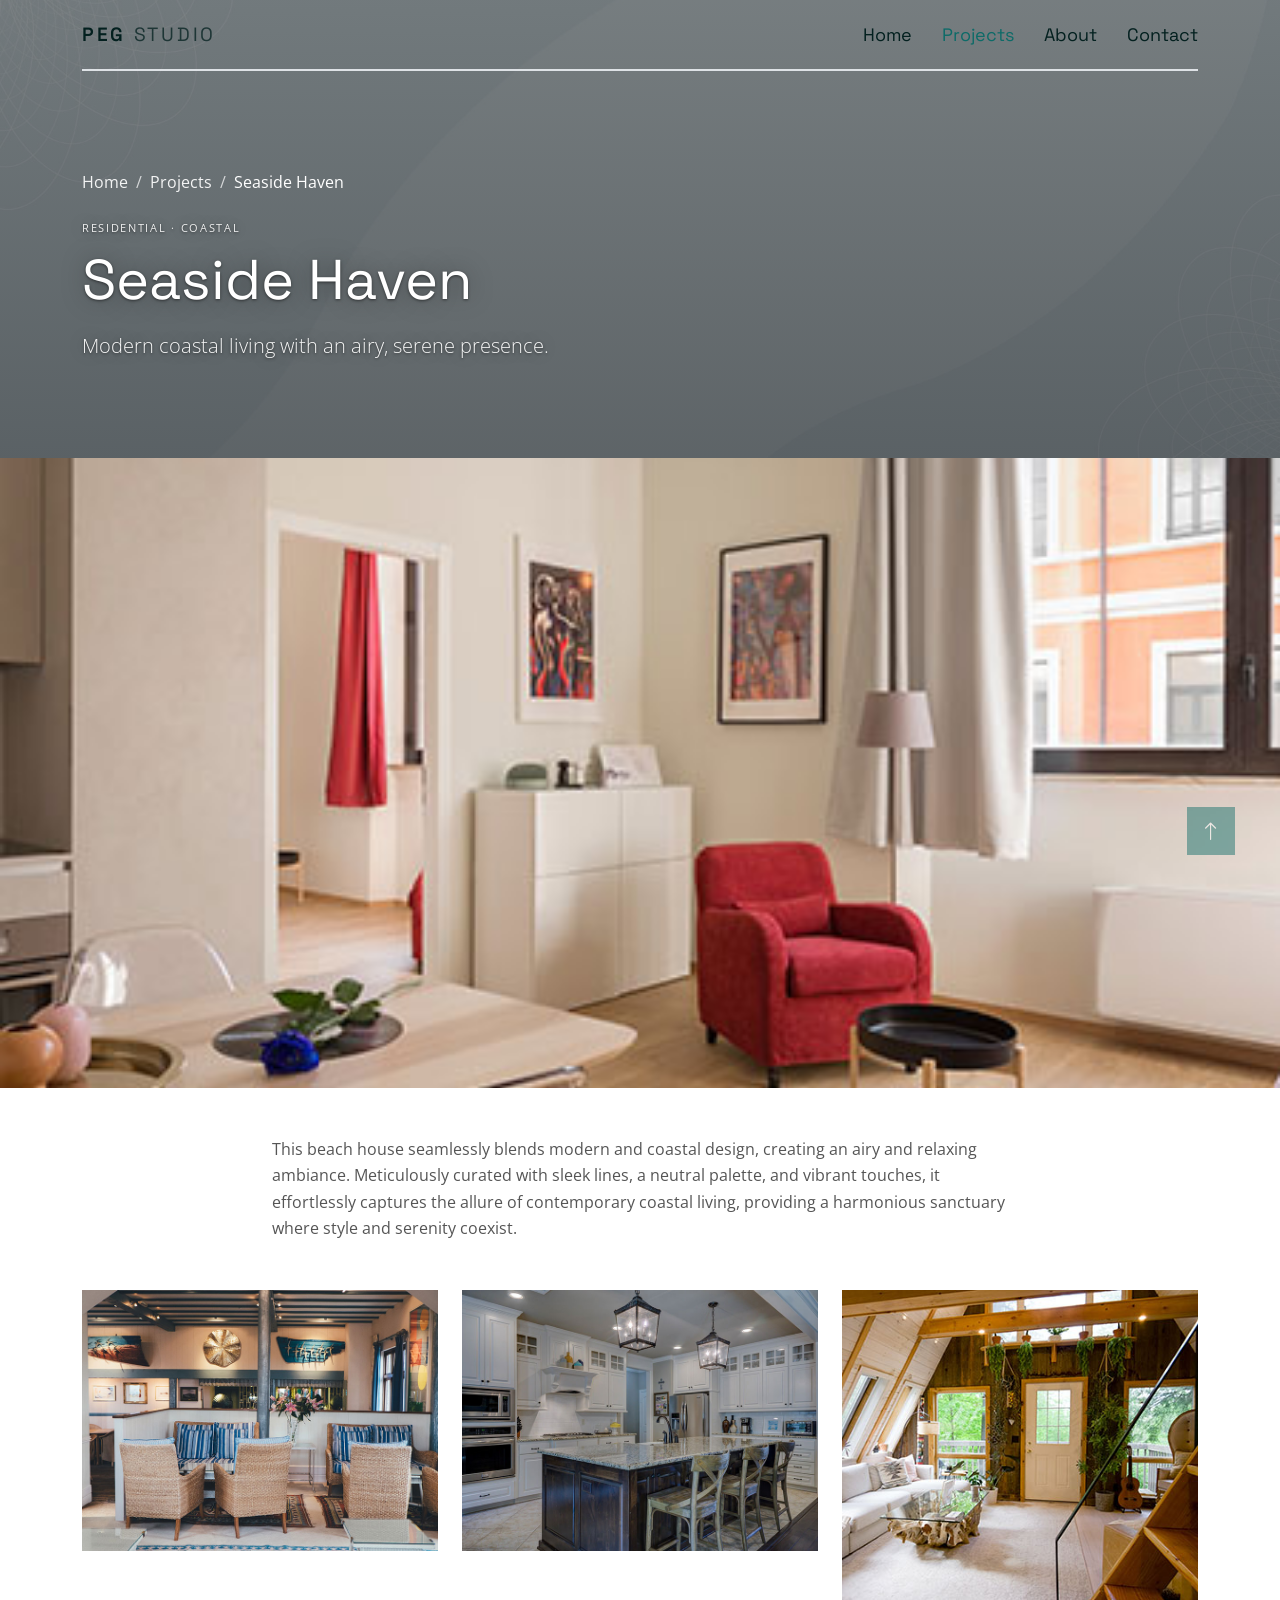
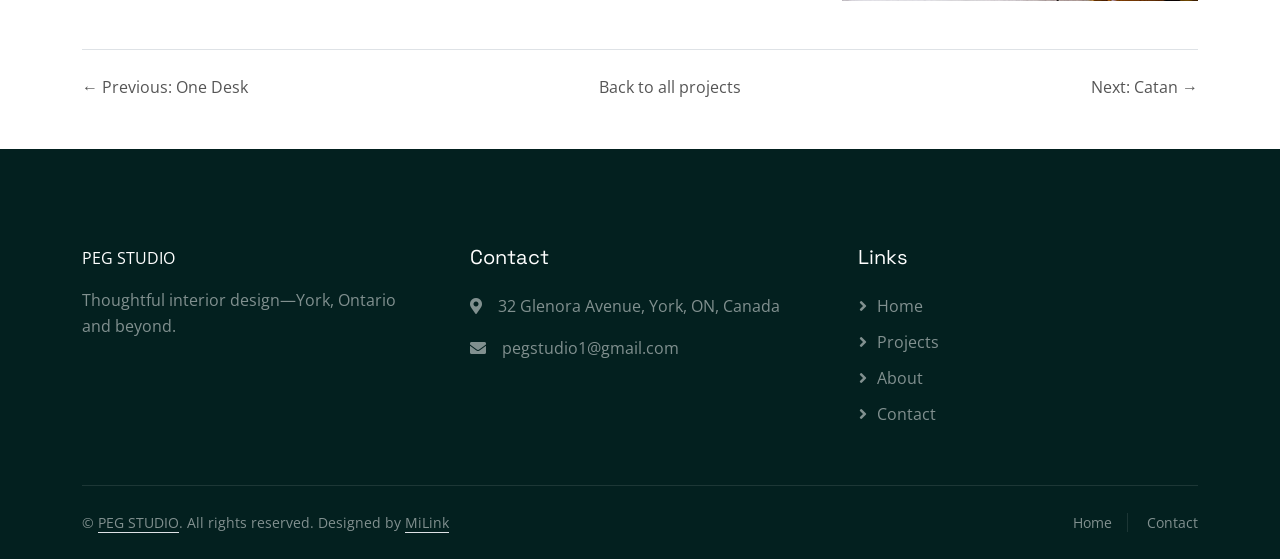
<file: project-seaside-haven.html>
<!DOCTYPE html>
<html lang="en">

<head>
    <meta charset="utf-8">
    <title>Seaside Haven — PEG STUDIO</title>
    <meta content="width=device-width, initial-scale=1.0" name="viewport">
    <meta content="Seaside Haven coastal home PEG STUDIO interior design" name="keywords">
    <meta
        content="Seaside Haven by PEG STUDIO: modern coastal design with airy calm and refined neutrals."
        name="description">

    <link href="img/favicon.ico" rel="icon">

    <link rel="preconnect" href="https://fonts.googleapis.com">
    <link rel="preconnect" href="https://fonts.gstatic.com" crossorigin>
    <link href="https://fonts.googleapis.com/css2?family=Open+Sans:ital,wght@0,400;0,600;1,400&family=Space+Grotesk:wght@400;500;600&display=swap" rel="stylesheet">

    <link href="https://cdnjs.cloudflare.com/ajax/libs/font-awesome/5.10.0/css/all.min.css" rel="stylesheet">
    <link href="https://cdn.jsdelivr.net/npm/bootstrap-icons@1.4.1/font/bootstrap-icons.css" rel="stylesheet">

    <link href="lib/animate/animate.min.css" rel="stylesheet">

    <link href="css/bootstrap.min.css" rel="stylesheet">
    <link href="css/style.css" rel="stylesheet">
</head>

<body>
    <div id="spinner"
        class="show bg-white position-fixed translate-middle w-100 vh-100 top-50 start-50 d-flex align-items-center justify-content-center">
        <div class="spinner-grow text-primary" style="width: 3rem; height: 3rem;" role="status">
            <span class="sr-only">Loading...</span>
        </div>
    </div>

    <div class="container-fluid sticky-top">
        <div class="container">
            <nav class="navbar navbar-expand-lg navbar-light border-bottom border-2">
                <a href="index.html" class="navbar-brand py-2">
                    <h1 class="peg-wordmark mb-0">PEG <span class="peg-wordmark-light">STUDIO</span></h1>
                </a>
                <button type="button" class="navbar-toggler ms-auto me-0" data-bs-toggle="collapse"
                    data-bs-target="#navbarCollapse" aria-controls="navbarCollapse" aria-expanded="false"
                    aria-label="Toggle navigation">
                    <span class="navbar-toggler-icon"></span>
                </button>
                <div class="collapse navbar-collapse" id="navbarCollapse">
                    <div class="navbar-nav ms-auto">
                        <a href="index.html" class="nav-item nav-link">Home</a>
                        <a href="project.html" class="nav-item nav-link active">Projects</a>
                        <a href="about.html" class="nav-item nav-link">About</a>
                        <a href="contact.html" class="nav-item nav-link">Contact</a>
                    </div>
                </div>
            </nav>
        </div>
    </div>

    <article>
        <header class="container-fluid pb-5 bg-primary hero-header">
            <div class="container py-5">
                <nav aria-label="breadcrumb" class="mb-4 wow fadeIn" data-wow-delay="0.05s">
                    <ol class="breadcrumb mb-0">
                        <li class="breadcrumb-item"><a class="text-white-50" href="index.html">Home</a></li>
                        <li class="breadcrumb-item"><a class="text-white-50" href="project.html">Projects</a></li>
                        <li class="breadcrumb-item text-white active" aria-current="page">Seaside Haven</li>
                    </ol>
                </nav>
                <p class="peg-section-label text-white-50 mb-2 wow fadeIn" data-wow-delay="0.1s">Residential · Coastal</p>
                <h1 class="display-4 text-white mb-3 wow fadeIn" data-wow-delay="0.12s">Seaside Haven</h1>
                <p class="lead text-white-50 mb-0 wow fadeIn" data-wow-delay="0.15s" style="max-width: 40rem;">Modern
                    coastal living with an airy, serene presence.</p>
            </div>
        </header>

        <div class="container-fluid px-0 mb-5">
            <img class="peg-project-hero-img wow fadeIn" data-wow-delay="0.1s"
                src="img/project-3.jpg"
                alt="Seaside Haven — coastal modern interior by PEG STUDIO">
        </div>

        <div class="container pb-5">
            <div class="row justify-content-center">
                <div class="col-lg-8 wow fadeIn" data-wow-delay="0.1s">
                    <p class="mb-0">This beach house seamlessly blends modern and coastal design, creating an airy and
                        relaxing ambiance. Meticulously curated with sleek lines, a neutral palette, and vibrant touches,
                        it effortlessly captures the allure of contemporary coastal living, providing a harmonious
                        sanctuary where style and serenity coexist.</p>
                </div>
            </div>

            <div class="row g-3 g-md-4 peg-gallery mt-4">
                <div class="col-md-4 wow fadeIn" data-wow-delay="0.1s">
                    <img src="img/hero-slider-2.jpg" alt="Seaside Haven interior one">
                </div>
                <div class="col-md-4 wow fadeIn" data-wow-delay="0.15s">
                    <img src="img/hero-slider-3.jpg" alt="Seaside Haven interior two">
                </div>
                <div class="col-md-4 wow fadeIn" data-wow-delay="0.2s">
                    <img src="img/about-2.jpg" alt="Seaside Haven interior three">
                </div>
            </div>

            <div class="d-flex flex-wrap justify-content-between align-items-center gap-3 mt-5 pt-4 border-top peg-nav-pager">
                <a href="project-one-desk.html">← Previous: One Desk</a>
                <a href="project.html">Back to all projects</a>
                <a href="project-catan.html">Next: Catan →</a>
            </div>
        </div>
    </article>

    <div class="container-fluid bg-dark text-white-50 footer pt-5">
        <div class="container py-5">
            <div class="row g-5">
                <div class="col-md-6 col-lg-4 wow fadeIn" data-wow-delay="0.1s">
                    <a href="index.html" class="d-inline-block mb-3 text-decoration-none">
                        <span class="text-white peg-wordmark">PEG <span class="peg-wordmark-light">STUDIO</span></span>
                    </a>
                    <p class="mb-0">Thoughtful interior design—York, Ontario and beyond.</p>
                </div>
                <div class="col-md-6 col-lg-4 wow fadeIn" data-wow-delay="0.3s">
                    <h5 class="text-white mb-4">Contact</h5>
                    <p><i class="fa fa-map-marker-alt me-3"></i>32 Glenora Avenue, York, ON, Canada</p>
                    <p class="mb-0"><i class="fa fa-envelope me-3"></i><a class="text-reset"
                            href="mailto:pegstudio1@gmail.com">pegstudio1@gmail.com</a></p>
                </div>
                <div class="col-md-6 col-lg-4 wow fadeIn" data-wow-delay="0.5s">
                    <h5 class="text-white mb-4">Links</h5>
                    <a class="btn btn-link" href="index.html">Home</a>
                    <a class="btn btn-link" href="project.html">Projects</a>
                    <a class="btn btn-link" href="about.html">About</a>
                    <a class="btn btn-link" href="contact.html">Contact</a>
                </div>
            </div>
        </div>
        <div class="container wow fadeIn" data-wow-delay="0.1s">
            <div class="copyright">
                <div class="row">
                    <div class="col-md-6 text-center text-md-start mb-3 mb-md-0">
                        &copy; <a class="border-bottom" href="index.html">PEG STUDIO</a>. All rights reserved.
                        Designed by <a class="border-bottom" href="https://milink.ca" target="_blank" rel="noopener">MiLink</a>
                    </div>
                    <div class="col-md-6 text-center text-md-end">
                        <div class="footer-menu">
                            <a href="index.html">Home</a>
                            <a href="contact.html">Contact</a>
                        </div>
                    </div>
                </div>
            </div>
        </div>
    </div>

    <a href="#" class="btn btn-lg btn-primary btn-lg-square back-to-top" aria-label="Back to top"><i
            class="bi bi-arrow-up"></i></a>

    <script src="https://ajax.googleapis.com/ajax/libs/jquery/3.6.1/jquery.min.js"></script>
    <script src="https://cdn.jsdelivr.net/npm/bootstrap@5.0.0/dist/js/bootstrap.bundle.min.js"></script>
    <script src="lib/wow/wow.min.js"></script>
    <script src="lib/easing/easing.min.js"></script>
    <script src="js/main.js"></script>
</body>

</html>
</file>
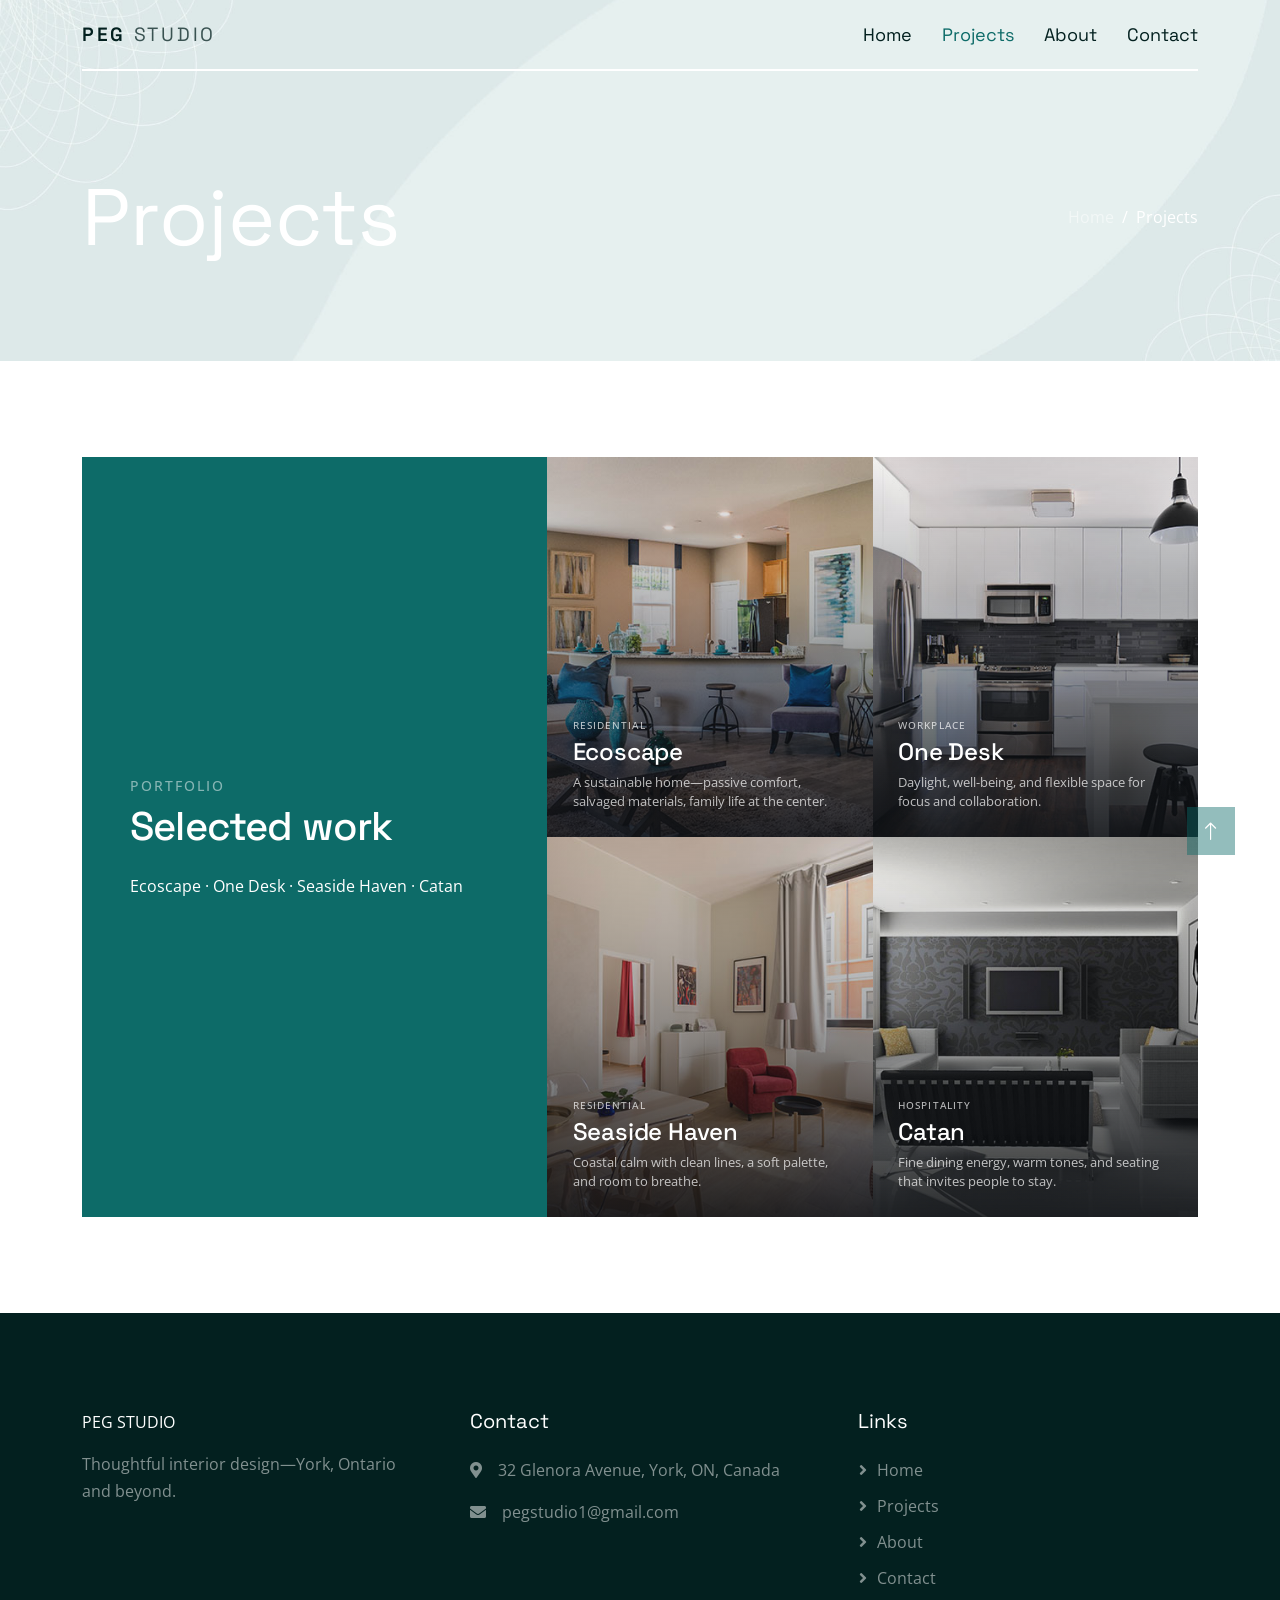
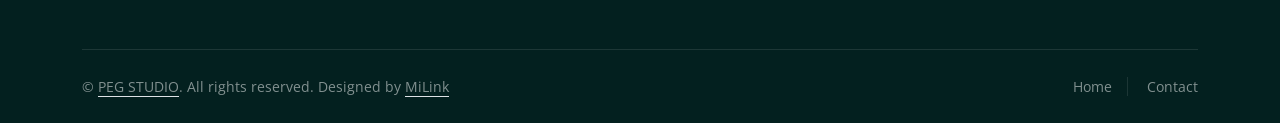
<file: project.html>
<!DOCTYPE html>
<html lang="en">

<head>
    <meta charset="utf-8">
    <title>Projects — PEG STUDIO</title>
    <meta content="width=device-width, initial-scale=1.0" name="viewport">
    <meta content="PEG STUDIO portfolio, Ecoscape, One Desk, Seaside Haven, Catan" name="keywords">
    <meta content="Selected projects by PEG STUDIO—interior design in York, Ontario." name="description">

    <link href="img/favicon.ico" rel="icon">

    <link rel="preconnect" href="https://fonts.googleapis.com">
    <link rel="preconnect" href="https://fonts.gstatic.com" crossorigin>
    <link href="https://fonts.googleapis.com/css2?family=Open+Sans:ital,wght@0,400;0,600;1,400&family=Space+Grotesk:wght@400;500;600&display=swap" rel="stylesheet">

    <link href="https://cdnjs.cloudflare.com/ajax/libs/font-awesome/5.10.0/css/all.min.css" rel="stylesheet">
    <link href="https://cdn.jsdelivr.net/npm/bootstrap-icons@1.4.1/font/bootstrap-icons.css" rel="stylesheet">

    <link href="lib/animate/animate.min.css" rel="stylesheet">

    <link href="css/bootstrap.min.css" rel="stylesheet">
    <link href="css/style.css" rel="stylesheet">
</head>

<body>
    <div id="spinner"
        class="show bg-white position-fixed translate-middle w-100 vh-100 top-50 start-50 d-flex align-items-center justify-content-center">
        <div class="spinner-grow text-primary" style="width: 3rem; height: 3rem;" role="status">
            <span class="sr-only">Loading...</span>
        </div>
    </div>

    <div class="container-fluid sticky-top">
        <div class="container">
            <nav class="navbar navbar-expand-lg navbar-light border-bottom border-2 border-white">
                <a href="index.html" class="navbar-brand py-2">
                    <h1 class="peg-wordmark mb-0">PEG <span class="peg-wordmark-light">STUDIO</span></h1>
                </a>
                <button type="button" class="navbar-toggler ms-auto me-0" data-bs-toggle="collapse"
                    data-bs-target="#navbarCollapse" aria-label="Toggle navigation">
                    <span class="navbar-toggler-icon"></span>
                </button>
                <div class="collapse navbar-collapse" id="navbarCollapse">
                    <div class="navbar-nav ms-auto">
                        <a href="index.html" class="nav-item nav-link">Home</a>
                        <a href="project.html" class="nav-item nav-link active">Projects</a>
                        <a href="about.html" class="nav-item nav-link">About</a>
                        <a href="contact.html" class="nav-item nav-link">Contact</a>
                    </div>
                </div>
            </nav>
        </div>
    </div>

    <div class="container-fluid pb-5 bg-primary hero-header">
        <div class="container py-5">
            <div class="row g-3 align-items-center">
                <div class="col-lg-6 text-center text-lg-start">
                    <h1 class="display-1 mb-0 text-white animated slideInLeft">Projects</h1>
                </div>
                <div class="col-lg-6 animated slideInRight">
                    <nav aria-label="breadcrumb">
                        <ol class="breadcrumb justify-content-center justify-content-lg-end mb-0">
                            <li class="breadcrumb-item"><a class="text-white-50" href="index.html">Home</a></li>
                            <li class="breadcrumb-item text-white active" aria-current="page">Projects</li>
                        </ol>
                    </nav>
                </div>
            </div>
        </div>
    </div>

    <div class="container-fluid py-5 peg-section-projects">
        <div class="container py-5">
            <div class="row g-0">
                <div class="col-lg-5 wow fadeIn" data-wow-delay="0.1s">
                    <div class="d-flex flex-column justify-content-center bg-primary h-100 p-5 peg-projects-panel">
                        <p class="text-white-50 text-uppercase small mb-2 peg-kicker-light">Portfolio</p>
                        <h1 class="text-white mb-4 peg-projects-heading">Selected work</h1>
                        <p class="text-white mb-0 opacity-90">Ecoscape · One Desk · Seaside Haven · Catan</p>
                    </div>
                </div>
                <div class="col-lg-7">
                    <div class="row g-0">
                        <div class="col-md-6 wow fadeIn" data-wow-delay="0.2s">
                            <div class="project-item peg-project-tile position-relative overflow-hidden">
                                <img class="img-fluid w-100" src="img/project-1.jpg" alt="Ecoscape">
                                <a class="project-overlay text-decoration-none" href="project-ecoscape.html">
                                    <span class="peg-project-cat">Residential</span>
                                    <h4 class="text-white peg-project-name">Ecoscape</h4>
                                    <p class="peg-project-tagline">A sustainable home—passive comfort, salvaged
                                        materials, family life at the center.</p>
                                </a>
                            </div>
                        </div>
                        <div class="col-md-6 wow fadeIn" data-wow-delay="0.3s">
                            <div class="project-item peg-project-tile position-relative overflow-hidden">
                                <img class="img-fluid w-100" src="img/project-2.jpg" alt="One Desk">
                                <a class="project-overlay text-decoration-none" href="project-one-desk.html">
                                    <span class="peg-project-cat">Workplace</span>
                                    <h4 class="text-white peg-project-name">One Desk</h4>
                                    <p class="peg-project-tagline">Daylight, well-being, and flexible space for focus and
                                        collaboration.</p>
                                </a>
                            </div>
                        </div>
                        <div class="col-md-6 wow fadeIn" data-wow-delay="0.4s">
                            <div class="project-item peg-project-tile position-relative overflow-hidden">
                                <img class="img-fluid w-100" src="img/project-3.jpg" alt="Seaside Haven">
                                <a class="project-overlay text-decoration-none" href="project-seaside-haven.html">
                                    <span class="peg-project-cat">Residential</span>
                                    <h4 class="text-white peg-project-name">Seaside Haven</h4>
                                    <p class="peg-project-tagline">Coastal calm with clean lines, a soft palette, and
                                        room to breathe.</p>
                                </a>
                            </div>
                        </div>
                        <div class="col-md-6 wow fadeIn" data-wow-delay="0.5s">
                            <div class="project-item peg-project-tile position-relative overflow-hidden">
                                <img class="img-fluid w-100" src="img/project-4.jpg" alt="Catan">
                                <a class="project-overlay text-decoration-none" href="project-catan.html">
                                    <span class="peg-project-cat">Hospitality</span>
                                    <h4 class="text-white peg-project-name">Catan</h4>
                                    <p class="peg-project-tagline">Fine dining energy, warm tones, and seating that
                                        invites people to stay.</p>
                                </a>
                            </div>
                        </div>
                    </div>
                </div>
            </div>
        </div>
    </div>

    <div class="container-fluid bg-dark text-white-50 footer pt-5">
        <div class="container py-5">
            <div class="row g-5">
                <div class="col-md-6 col-lg-4 wow fadeIn" data-wow-delay="0.1s">
                    <a href="index.html" class="d-inline-block mb-3 text-decoration-none">
                        <span class="text-white peg-wordmark">PEG <span class="peg-wordmark-light">STUDIO</span></span>
                    </a>
                    <p class="mb-0">Thoughtful interior design—York, Ontario and beyond.</p>
                </div>
                <div class="col-md-6 col-lg-4 wow fadeIn" data-wow-delay="0.3s">
                    <h5 class="text-white mb-4">Contact</h5>
                    <p><i class="fa fa-map-marker-alt me-3"></i>32 Glenora Avenue, York, ON, Canada</p>
                    <p class="mb-0"><i class="fa fa-envelope me-3"></i><a class="text-reset"
                            href="mailto:pegstudio1@gmail.com">pegstudio1@gmail.com</a></p>
                </div>
                <div class="col-md-6 col-lg-4 wow fadeIn" data-wow-delay="0.5s">
                    <h5 class="text-white mb-4">Links</h5>
                    <a class="btn btn-link" href="index.html">Home</a>
                    <a class="btn btn-link" href="project.html">Projects</a>
                    <a class="btn btn-link" href="about.html">About</a>
                    <a class="btn btn-link" href="contact.html">Contact</a>
                </div>
            </div>
        </div>
        <div class="container wow fadeIn" data-wow-delay="0.1s">
            <div class="copyright">
                <div class="row">
                    <div class="col-md-6 text-center text-md-start mb-3 mb-md-0">
                        &copy; <a class="border-bottom" href="index.html">PEG STUDIO</a>. All rights reserved.
                        Designed by <a class="border-bottom" href="https://milink.ca" target="_blank" rel="noopener">MiLink</a>
                    </div>
                    <div class="col-md-6 text-center text-md-end">
                        <div class="footer-menu">
                            <a href="index.html">Home</a>
                            <a href="contact.html">Contact</a>
                        </div>
                    </div>
                </div>
            </div>
        </div>
    </div>

    <a href="#" class="btn btn-lg btn-primary btn-lg-square back-to-top" aria-label="Back to top"><i
            class="bi bi-arrow-up"></i></a>

    <script src="https://ajax.googleapis.com/ajax/libs/jquery/3.6.1/jquery.min.js"></script>
    <script src="https://cdn.jsdelivr.net/npm/bootstrap@5.0.0/dist/js/bootstrap.bundle.min.js"></script>
    <script src="lib/wow/wow.min.js"></script>
    <script src="lib/easing/easing.min.js"></script>
    <script src="js/main.js"></script>
</body>

</html>
</file>
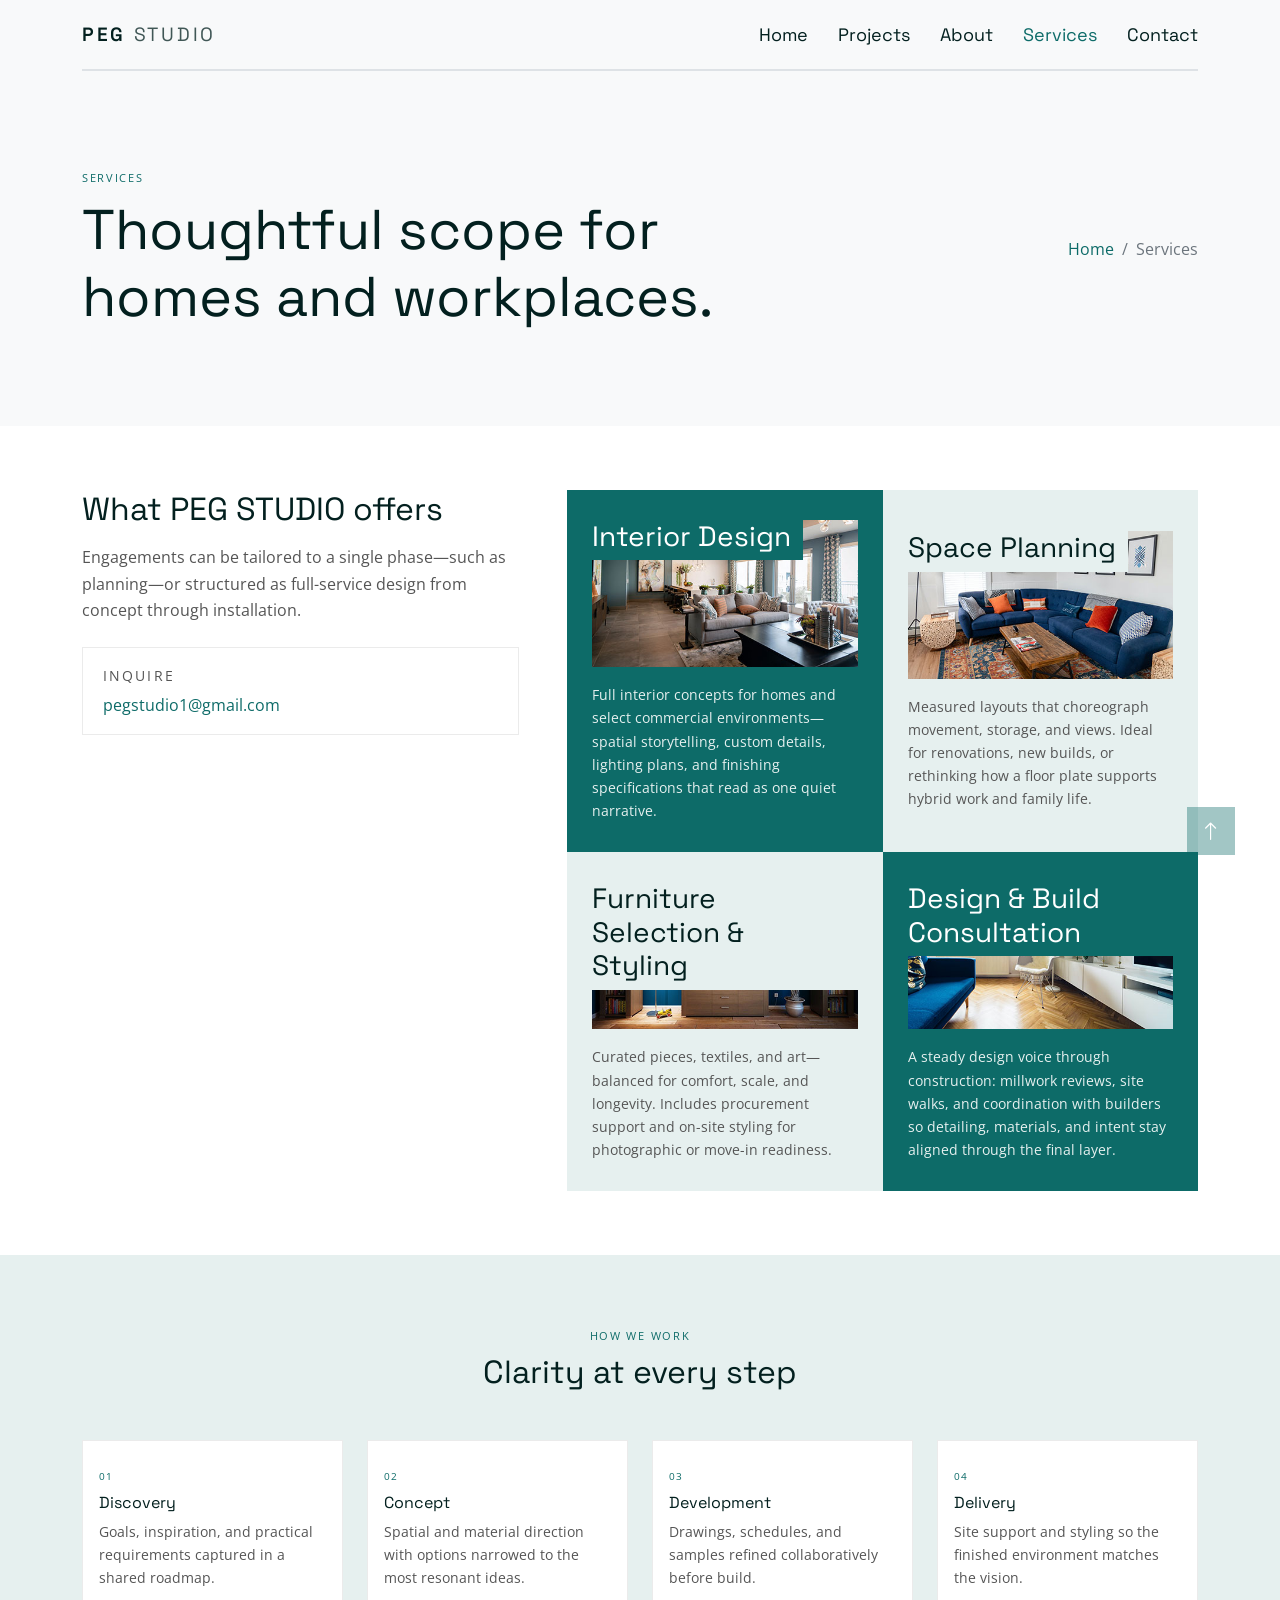
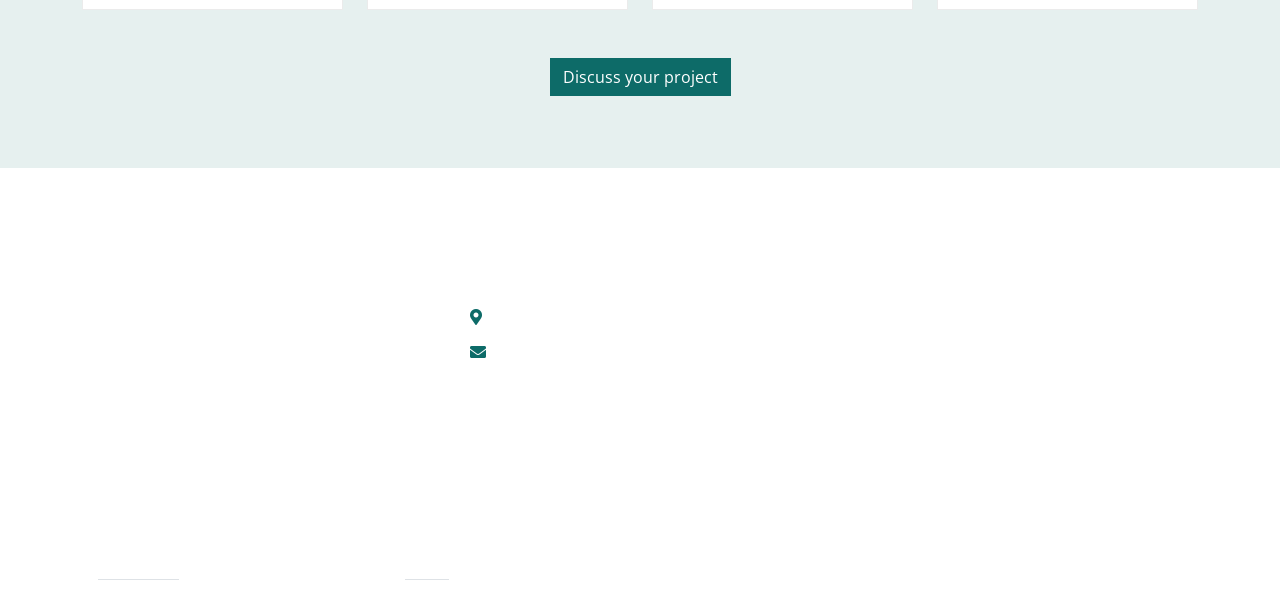
<file: service.html>
<!DOCTYPE html>
<html lang="en">

<head>
    <meta charset="utf-8">
    <title>Services — PEG STUDIO | Interior Design &amp; Planning</title>
    <meta content="width=device-width, initial-scale=1.0" name="viewport">
    <meta content="PEG STUDIO services, interior design York, space planning, furniture styling" name="keywords">
    <meta
        content="Interior design, space planning, furniture selection, and design-build consultation from PEG STUDIO in York, Ontario."
        name="description">

    <link href="img/favicon.ico" rel="icon">

    <link rel="preconnect" href="https://fonts.googleapis.com">
    <link rel="preconnect" href="https://fonts.gstatic.com" crossorigin>
    <link href="https://fonts.googleapis.com/css2?family=Open+Sans:ital,wght@0,400;0,600;1,400&family=Space+Grotesk:wght@400;500;600&display=swap" rel="stylesheet">

    <link href="https://cdnjs.cloudflare.com/ajax/libs/font-awesome/5.10.0/css/all.min.css" rel="stylesheet">
    <link href="https://cdn.jsdelivr.net/npm/bootstrap-icons@1.4.1/font/bootstrap-icons.css" rel="stylesheet">

    <link href="lib/animate/animate.min.css" rel="stylesheet">

    <link href="css/bootstrap.min.css" rel="stylesheet">
    <link href="css/style.css" rel="stylesheet">
</head>

<body>
    <div id="spinner"
        class="show bg-white position-fixed translate-middle w-100 vh-100 top-50 start-50 d-flex align-items-center justify-content-center">
        <div class="spinner-grow text-primary" style="width: 3rem; height: 3rem;" role="status">
            <span class="sr-only">Loading...</span>
        </div>
    </div>

    <div class="container-fluid sticky-top">
        <div class="container">
            <nav class="navbar navbar-expand-lg navbar-light border-bottom border-2">
                <a href="index.html" class="navbar-brand py-2">
                    <h1 class="peg-wordmark mb-0">PEG <span class="peg-wordmark-light">STUDIO</span></h1>
                </a>
                <button type="button" class="navbar-toggler ms-auto me-0" data-bs-toggle="collapse"
                    data-bs-target="#navbarCollapse" aria-controls="navbarCollapse" aria-expanded="false"
                    aria-label="Toggle navigation">
                    <span class="navbar-toggler-icon"></span>
                </button>
                <div class="collapse navbar-collapse" id="navbarCollapse">
                    <div class="navbar-nav ms-auto">
                        <a href="index.html" class="nav-item nav-link">Home</a>
                        <a href="project.html" class="nav-item nav-link">Projects</a>
                        <a href="about.html" class="nav-item nav-link">About</a>
                        <a href="service.html" class="nav-item nav-link active">Services</a>
                        <a href="contact.html" class="nav-item nav-link">Contact</a>
                    </div>
                </div>
            </nav>
        </div>
    </div>

    <div class="container-fluid pb-5 peg-page-hero hero-header">
        <div class="container py-5">
            <div class="row g-3 align-items-center">
                <div class="col-lg-7 text-center text-lg-start">
                    <p class="peg-section-label mb-2">Services</p>
                    <h1 class="display-4 mb-0 wow fadeIn" data-wow-delay="0.1s">Thoughtful scope for homes and
                        workplaces.</h1>
                </div>
                <div class="col-lg-5 wow fadeIn" data-wow-delay="0.15s">
                    <nav aria-label="breadcrumb">
                        <ol class="breadcrumb justify-content-center justify-content-lg-end mb-0">
                            <li class="breadcrumb-item"><a href="index.html">Home</a></li>
                            <li class="breadcrumb-item active" aria-current="page">Services</li>
                        </ol>
                    </nav>
                </div>
            </div>
        </div>
    </div>

    <div class="container-fluid py-5">
        <div class="container py-lg-3">
            <div class="row g-5 align-items-start">
                <div class="col-lg-5 wow fadeIn" data-wow-delay="0.1s">
                    <h2 class="peg-section-title">What PEG STUDIO offers</h2>
                    <p class="peg-service-lead mb-4">Engagements can be tailored to a single phase—such as planning—or
                        structured as full-service design from concept through installation.</p>
                    <div class="peg-contact-strip">
                        <p class="small text-uppercase mb-1" style="letter-spacing:0.15em;">Inquire</p>
                        <p class="mb-0"><a href="mailto:pegstudio1@gmail.com">pegstudio1@gmail.com</a></p>
                    </div>
                </div>
                <div class="col-lg-7">
                    <div class="row g-0">
                        <div class="col-md-6 wow fadeIn" data-wow-delay="0.15s" id="interior-design">
                            <div class="service-item h-100 d-flex flex-column justify-content-center bg-primary">
                                <div class="service-img position-relative mb-3">
                                    <img class="img-fluid w-100" src="img/service-1.jpg"
                                        alt="Interior design — cohesive residential living space">
                                    <h3>Interior Design</h3>
                                </div>
                                <p class="mb-0 small">Full interior concepts for homes and select commercial
                                    environments—spatial storytelling, custom details, lighting plans, and finishing
                                    specifications that read as one quiet narrative.</p>
                            </div>
                        </div>
                        <div class="col-md-6 wow fadeIn" data-wow-delay="0.2s" id="space-planning">
                            <div class="service-item h-100 d-flex flex-column justify-content-center bg-light">
                                <div class="service-img position-relative mb-3">
                                    <img class="img-fluid w-100" src="img/service-2.jpg"
                                        alt="Space planning — furniture layout and circulation">
                                    <h3>Space Planning</h3>
                                </div>
                                <p class="mb-0 small">Measured layouts that choreograph movement, storage, and views.
                                    Ideal for renovations, new builds, or rethinking how a floor plate supports hybrid
                                    work and family life.</p>
                            </div>
                        </div>
                        <div class="col-md-6 wow fadeIn" data-wow-delay="0.25s" id="furniture">
                            <div class="service-item h-100 d-flex flex-column justify-content-center bg-light">
                                <div class="service-img position-relative mb-3">
                                    <img class="img-fluid w-100" src="img/service-3.jpg"
                                        alt="Furniture selection and styling">
                                    <h3>Furniture Selection &amp; Styling</h3>
                                </div>
                                <p class="mb-0 small">Curated pieces, textiles, and art—balanced for comfort, scale, and
                                    longevity. Includes procurement support and on-site styling for photographic or
                                    move-in readiness.</p>
                            </div>
                        </div>
                        <div class="col-md-6 wow fadeIn" data-wow-delay="0.3s" id="design-build">
                            <div class="service-item h-100 d-flex flex-column justify-content-center bg-primary">
                                <div class="service-img position-relative mb-3">
                                    <img class="img-fluid w-100" src="img/service-4.jpg"
                                        alt="Design and build consultation">
                                    <h3>Design &amp; Build Consultation</h3>
                                </div>
                                <p class="mb-0 small">A steady design voice through construction: millwork reviews,
                                    site walks, and coordination with builders so detailing, materials, and intent stay
                                    aligned through the final layer.</p>
                            </div>
                        </div>
                    </div>
                </div>
            </div>
        </div>
    </div>

    <!-- Removed template testimonial carousel — replaced with How We Work -->

    <section class="container-fluid bg-light py-5">
        <div class="container py-lg-4">
            <div class="text-center mx-auto mb-5" style="max-width: 36rem;">
                <p class="peg-section-label">How we work</p>
                <h2 class="peg-section-title mb-0">Clarity at every step</h2>
            </div>
            <div class="row g-4 justify-content-center">
                <div class="col-md-6 col-lg-3 wow fadeIn" data-wow-delay="0.1s">
                    <div class="peg-feature-card text-center text-md-start h-100">
                        <span class="peg-process-num d-inline-block mb-2">01</span>
                        <h3 class="h6">Discovery</h3>
                        <p class="small mb-0">Goals, inspiration, and practical requirements captured in a shared
                            roadmap.</p>
                    </div>
                </div>
                <div class="col-md-6 col-lg-3 wow fadeIn" data-wow-delay="0.15s">
                    <div class="peg-feature-card text-center text-md-start h-100">
                        <span class="peg-process-num d-inline-block mb-2">02</span>
                        <h3 class="h6">Concept</h3>
                        <p class="small mb-0">Spatial and material direction with options narrowed to the most
                            resonant ideas.</p>
                    </div>
                </div>
                <div class="col-md-6 col-lg-3 wow fadeIn" data-wow-delay="0.2s">
                    <div class="peg-feature-card text-center text-md-start h-100">
                        <span class="peg-process-num d-inline-block mb-2">03</span>
                        <h3 class="h6">Development</h3>
                        <p class="small mb-0">Drawings, schedules, and samples refined collaboratively before build.
                        </p>
                    </div>
                </div>
                <div class="col-md-6 col-lg-3 wow fadeIn" data-wow-delay="0.25s">
                    <div class="peg-feature-card text-center text-md-start h-100">
                        <span class="peg-process-num d-inline-block mb-2">04</span>
                        <h3 class="h6">Delivery</h3>
                        <p class="small mb-0">Site support and styling so the finished environment matches the vision.
                        </p>
                    </div>
                </div>
            </div>
            <div class="text-center mt-5">
                <a class="btn btn-primary" href="contact.html">Discuss your project</a>
            </div>
        </div>
    </section>

    <!-- Removed original newsletter section for PEG Studio redesign -->

    <footer class="container-fluid text-white-50 footer pt-5">
        <div class="container py-5">
            <div class="row g-5">
                <div class="col-md-6 col-lg-4 wow fadeIn" data-wow-delay="0.1s">
                    <a href="index.html" class="d-inline-block mb-3 text-decoration-none">
                        <span class="text-white peg-wordmark">PEG <span class="peg-wordmark-light">STUDIO</span></span>
                    </a>
                    <p class="mb-0">Boutique interior design for discerning residential and commercial clients—rooted in
                        York, Ontario.</p>
                </div>
                <div class="col-md-6 col-lg-4 wow fadeIn" data-wow-delay="0.15s">
                    <h5 class="text-white mb-3">Contact</h5>
                    <p class="mb-2"><i class="fa fa-map-marker-alt me-2 text-primary"></i>32 Glenora Avenue, York, ON,
                        Canada</p>
                    <p class="mb-0"><i class="fa fa-envelope me-2 text-primary"></i><a class="text-reset"
                            href="mailto:pegstudio1@gmail.com">pegstudio1@gmail.com</a></p>
                </div>
                <div class="col-md-6 col-lg-4 wow fadeIn" data-wow-delay="0.2s">
                    <h5 class="text-white mb-3">Explore</h5>
                    <a class="btn btn-link px-0" href="about.html">About</a>
                    <a class="btn btn-link px-0" href="service.html">Services</a>
                    <a class="btn btn-link px-0" href="project.html">Projects</a>
                    <a class="btn btn-link px-0" href="feature.html">Why PEG Studio</a>
                    <a class="btn btn-link px-0" href="contact.html">Contact</a>
                </div>
            </div>
        </div>
        <div class="container wow fadeIn" data-wow-delay="0.1s">
            <div class="copyright">
                <div class="row">
                    <div class="col-md-8 text-center text-md-start mb-3 mb-md-0">
                        &copy; <a class="border-bottom" href="index.html">PEG STUDIO</a>. All rights reserved.
                        Designed by <a class="border-bottom" href="https://milink.ca" target="_blank" rel="noopener">MiLink</a>
                    </div>
                    <div class="col-md-4 text-center text-md-end">
                        <div class="footer-menu">
                            <a href="index.html">Home</a>
                            <a href="contact.html">Contact</a>
                        </div>
                    </div>
                </div>
            </div>
        </div>
    </footer>

    <a href="#" class="btn btn-lg btn-primary btn-lg-square back-to-top" aria-label="Back to top"><i
            class="bi bi-arrow-up"></i></a>

    <script src="https://ajax.googleapis.com/ajax/libs/jquery/3.6.1/jquery.min.js"></script>
    <script src="https://cdn.jsdelivr.net/npm/bootstrap@5.0.0/dist/js/bootstrap.bundle.min.js"></script>
    <script src="lib/wow/wow.min.js"></script>
    <script src="lib/easing/easing.min.js"></script>
    <script src="js/main.js"></script>
</body>

</html>
</file>
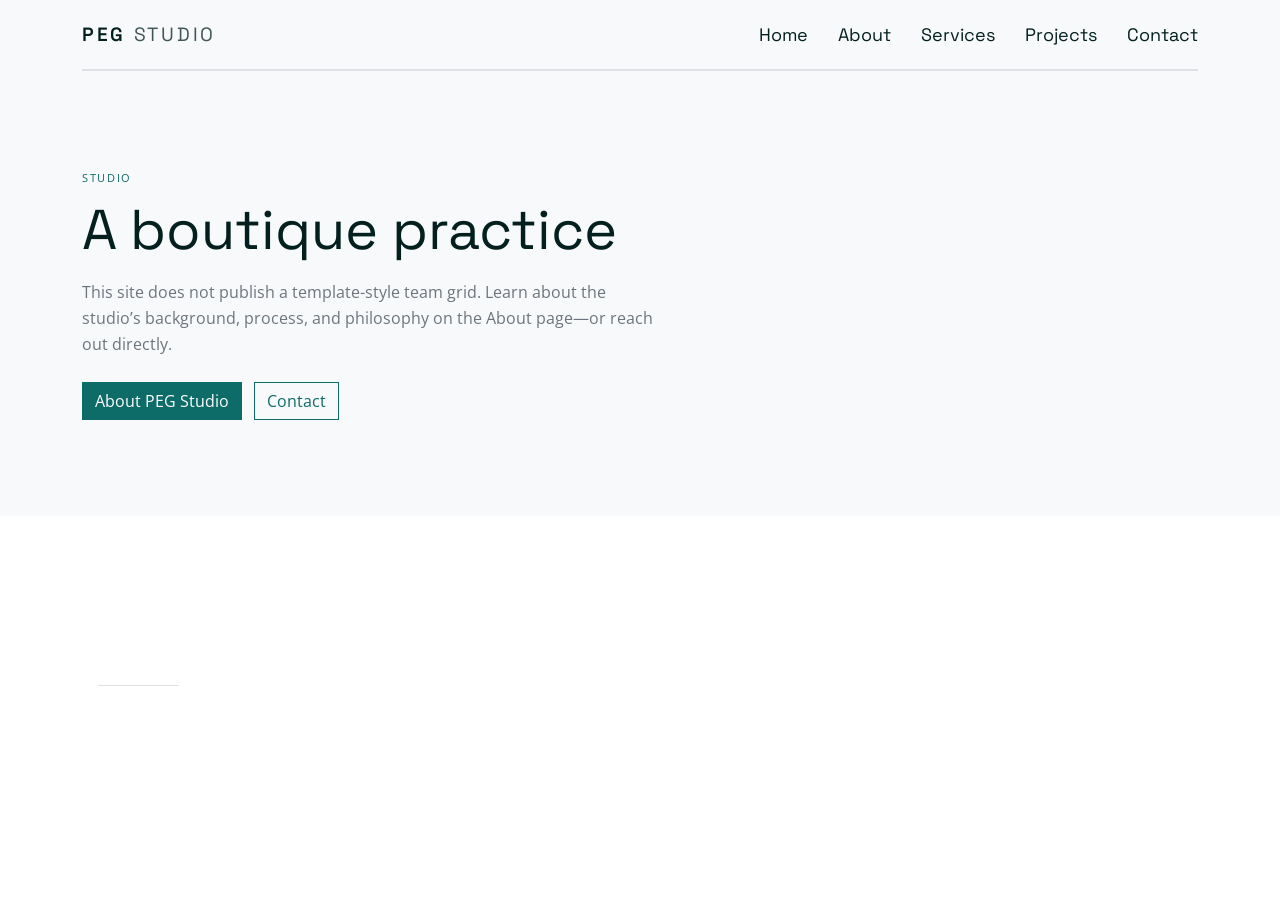
<file: team.html>
<!DOCTYPE html>
<html lang="en">

<head>
    <meta charset="utf-8">
    <title>Team — PEG STUDIO</title>
    <meta content="width=device-width, initial-scale=1.0" name="viewport">
    <meta content="noindex" name="robots">
    <meta content="PEG STUDIO is a boutique practice; team information lives on the About page." name="description">

    <link href="img/favicon.ico" rel="icon">

    <link rel="preconnect" href="https://fonts.googleapis.com">
    <link rel="preconnect" href="https://fonts.gstatic.com" crossorigin>
    <link href="https://fonts.googleapis.com/css2?family=Open+Sans:ital,wght@0,400;0,600;1,400&family=Space+Grotesk:wght@400;500;600&display=swap" rel="stylesheet">

    <link href="https://cdnjs.cloudflare.com/ajax/libs/font-awesome/5.10.0/css/all.min.css" rel="stylesheet">
    <link href="https://cdn.jsdelivr.net/npm/bootstrap-icons@1.4.1/font/bootstrap-icons.css" rel="stylesheet">

    <link href="lib/animate/animate.min.css" rel="stylesheet">

    <link href="css/bootstrap.min.css" rel="stylesheet">
    <link href="css/style.css" rel="stylesheet">
</head>

<body>
    <!-- Legacy template URL: team listing removed for PEG Studio (no placeholder bios). -->

    <div id="spinner"
        class="show bg-white position-fixed translate-middle w-100 vh-100 top-50 start-50 d-flex align-items-center justify-content-center">
        <div class="spinner-grow text-primary" style="width: 3rem; height: 3rem;" role="status">
            <span class="sr-only">Loading...</span>
        </div>
    </div>

    <div class="container-fluid sticky-top">
        <div class="container">
            <nav class="navbar navbar-expand-lg navbar-light border-bottom border-2">
                <a href="index.html" class="navbar-brand py-2">
                    <h1 class="peg-wordmark mb-0">PEG <span class="peg-wordmark-light">STUDIO</span></h1>
                </a>
                <button type="button" class="navbar-toggler ms-auto me-0" data-bs-toggle="collapse"
                    data-bs-target="#navbarCollapse" aria-controls="navbarCollapse" aria-expanded="false"
                    aria-label="Toggle navigation">
                    <span class="navbar-toggler-icon"></span>
                </button>
                <div class="collapse navbar-collapse" id="navbarCollapse">
                    <div class="navbar-nav ms-auto">
                        <a href="index.html" class="nav-item nav-link">Home</a>
                        <a href="about.html" class="nav-item nav-link">About</a>
                        <a href="service.html" class="nav-item nav-link">Services</a>
                        <a href="project.html" class="nav-item nav-link">Projects</a>
                        <a href="contact.html" class="nav-item nav-link">Contact</a>
                    </div>
                </div>
            </nav>
        </div>
    </div>

    <div class="container-fluid peg-page-hero hero-header pb-5">
        <div class="container py-5 text-center text-lg-start">
            <p class="peg-section-label mb-2">Studio</p>
            <h1 class="display-4 mb-3">A boutique practice</h1>
            <p class="text-muted mb-4" style="max-width: 36rem;">This site does not publish a template-style team grid.
                Learn about the studio’s background, process, and philosophy on the About page—or reach out directly.
            </p>
            <a class="btn btn-primary" href="about.html">About PEG Studio</a>
            <a class="btn btn-outline-primary ms-2" href="contact.html">Contact</a>
        </div>
    </div>

    <footer class="container-fluid text-white-50 footer pt-5 mt-auto">
        <div class="container py-4">
            <a href="index.html" class="text-decoration-none">
                <span class="text-white peg-wordmark">PEG <span class="peg-wordmark-light">STUDIO</span></span>
            </a>
        </div>
        <div class="container">
            <div class="copyright">
                <div class="row">
                    <div class="col text-center text-md-start">
                        &copy; <a class="border-bottom" href="index.html">PEG STUDIO</a>.
                    </div>
                </div>
            </div>
        </div>
    </footer>

    <script src="https://ajax.googleapis.com/ajax/libs/jquery/3.6.1/jquery.min.js"></script>
    <script src="https://cdn.jsdelivr.net/npm/bootstrap@5.0.0/dist/js/bootstrap.bundle.min.js"></script>
    <script src="lib/wow/wow.min.js"></script>
    <script src="lib/easing/easing.min.js"></script>
    <script src="js/main.js"></script>
</body>

</html>
</file>
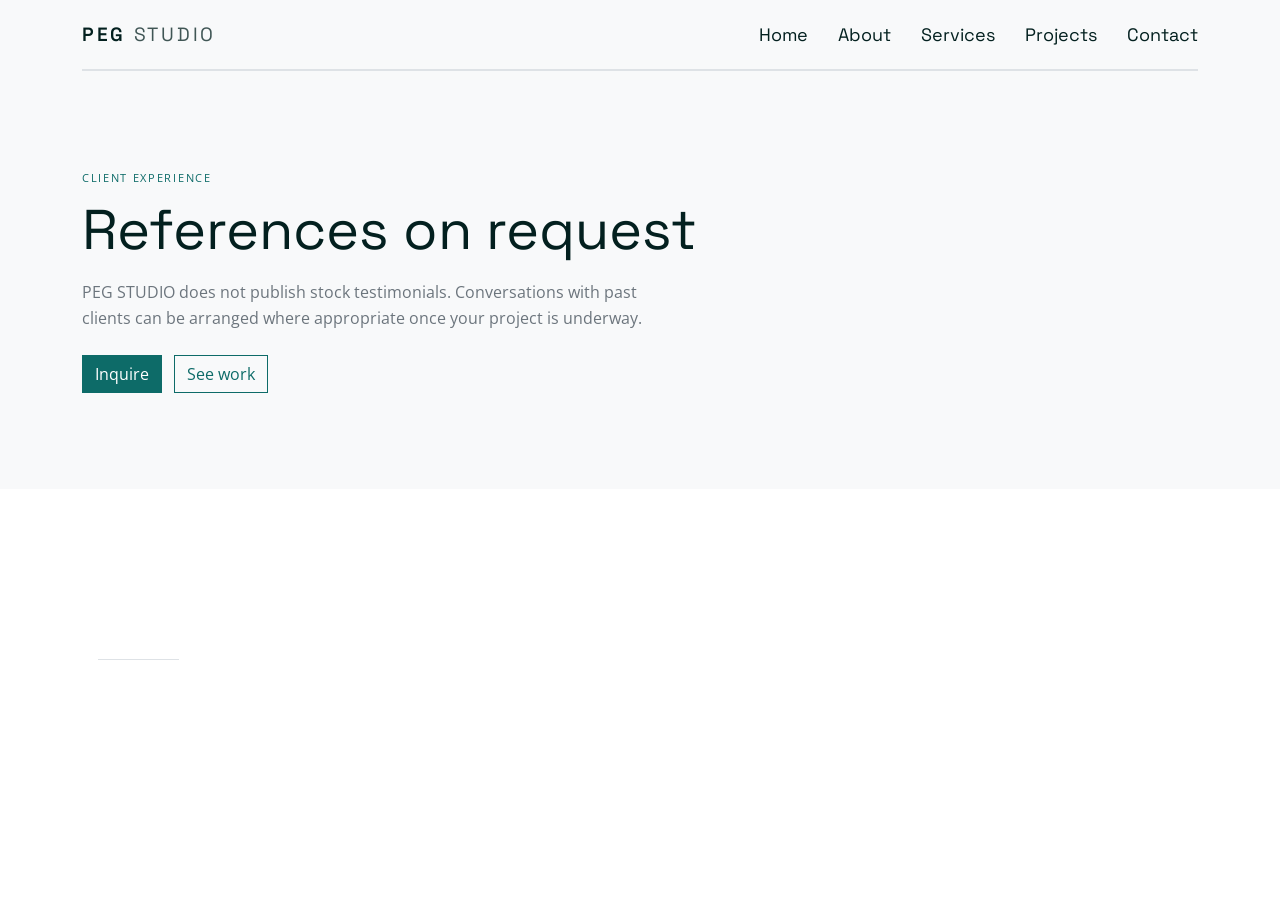
<file: testimonial.html>
<!DOCTYPE html>
<html lang="en">

<head>
    <meta charset="utf-8">
    <title>Testimonials — PEG STUDIO</title>
    <meta content="width=device-width, initial-scale=1.0" name="viewport">
    <meta content="noindex" name="robots">
    <meta content="Client stories are shared privately; PEG STUDIO does not display template testimonials." name="description">

    <link href="img/favicon.ico" rel="icon">

    <link rel="preconnect" href="https://fonts.googleapis.com">
    <link rel="preconnect" href="https://fonts.gstatic.com" crossorigin>
    <link href="https://fonts.googleapis.com/css2?family=Open+Sans:ital,wght@0,400;0,600;1,400&family=Space+Grotesk:wght@400;500;600&display=swap" rel="stylesheet">

    <link href="https://cdnjs.cloudflare.com/ajax/libs/font-awesome/5.10.0/css/all.min.css" rel="stylesheet">
    <link href="https://cdn.jsdelivr.net/npm/bootstrap-icons@1.4.1/font/bootstrap-icons.css" rel="stylesheet">

    <link href="lib/animate/animate.min.css" rel="stylesheet">

    <link href="css/bootstrap.min.css" rel="stylesheet">
    <link href="css/style.css" rel="stylesheet">
</head>

<body>
    <!-- Legacy template URL: testimonial carousel removed for PEG Studio redesign. -->

    <div id="spinner"
        class="show bg-white position-fixed translate-middle w-100 vh-100 top-50 start-50 d-flex align-items-center justify-content-center">
        <div class="spinner-grow text-primary" style="width: 3rem; height: 3rem;" role="status">
            <span class="sr-only">Loading...</span>
        </div>
    </div>

    <div class="container-fluid sticky-top">
        <div class="container">
            <nav class="navbar navbar-expand-lg navbar-light border-bottom border-2">
                <a href="index.html" class="navbar-brand py-2">
                    <h1 class="peg-wordmark mb-0">PEG <span class="peg-wordmark-light">STUDIO</span></h1>
                </a>
                <button type="button" class="navbar-toggler ms-auto me-0" data-bs-toggle="collapse"
                    data-bs-target="#navbarCollapse" aria-controls="navbarCollapse" aria-expanded="false"
                    aria-label="Toggle navigation">
                    <span class="navbar-toggler-icon"></span>
                </button>
                <div class="collapse navbar-collapse" id="navbarCollapse">
                    <div class="navbar-nav ms-auto">
                        <a href="index.html" class="nav-item nav-link">Home</a>
                        <a href="about.html" class="nav-item nav-link">About</a>
                        <a href="service.html" class="nav-item nav-link">Services</a>
                        <a href="project.html" class="nav-item nav-link">Projects</a>
                        <a href="contact.html" class="nav-item nav-link">Contact</a>
                    </div>
                </div>
            </nav>
        </div>
    </div>

    <div class="container-fluid peg-page-hero hero-header pb-5">
        <div class="container py-5 text-center text-lg-start">
            <p class="peg-section-label mb-2">Client experience</p>
            <h1 class="display-4 mb-3">References on request</h1>
            <p class="text-muted mb-4" style="max-width: 36rem;">PEG STUDIO does not publish stock testimonials.
                Conversations with past clients can be arranged where appropriate once your project is underway.</p>
            <a class="btn btn-primary" href="contact.html">Inquire</a>
            <a class="btn btn-outline-primary ms-2" href="project.html">See work</a>
        </div>
    </div>

    <footer class="container-fluid text-white-50 footer pt-5">
        <div class="container py-4">
            <a href="index.html" class="text-decoration-none">
                <span class="text-white peg-wordmark">PEG <span class="peg-wordmark-light">STUDIO</span></span>
            </a>
        </div>
        <div class="container">
            <div class="copyright">
                <div class="row">
                    <div class="col text-center text-md-start">
                        &copy; <a class="border-bottom" href="index.html">PEG STUDIO</a>.
                    </div>
                </div>
            </div>
        </div>
    </footer>

    <script src="https://ajax.googleapis.com/ajax/libs/jquery/3.6.1/jquery.min.js"></script>
    <script src="https://cdn.jsdelivr.net/npm/bootstrap@5.0.0/dist/js/bootstrap.bundle.min.js"></script>
    <script src="lib/wow/wow.min.js"></script>
    <script src="lib/easing/easing.min.js"></script>
    <script src="js/main.js"></script>
</body>

</html>
</file>
<file: css/style.css>
/********** Template CSS **********/

/*** Spinner ***/
#spinner {
    opacity: 0;
    visibility: hidden;
    transition: opacity .5s ease-out, visibility 0s linear .5s;
    z-index: 99999;
}

#spinner.show {
    transition: opacity .5s ease-out, visibility 0s linear 0s;
    visibility: visible;
    opacity: 1;
}

.back-to-top {
    position: fixed;
    display: none;
    right: 45px;
    bottom: 45px;
    z-index: 99;
}

/*** Button ***/
.btn {
    transition: .5s;
}

.btn-square {
    width: 38px;
    height: 38px;
}

.btn-sm-square {
    width: 32px;
    height: 32px;
}

.btn-lg-square {
    width: 48px;
    height: 48px;
}

.btn-square,
.btn-sm-square,
.btn-lg-square {
    padding: 0;
    display: flex;
    align-items: center;
    justify-content: center;
    font-weight: normal;
}


/*** Navbar ***/
.sticky-top {
    transition: .5s;
}

/* Desktop: tuck bar over hero until scroll. Mobile: keep top at 0 so collapse menu sits flush under the bar. */
@media (min-width: 992px) {
    .sticky-top {
        top: -150px;
    }
}

.navbar {
    padding: 15px 0;
    font-family: "Space Grotesk", sans-serif;
    font-size: 18px;
}

.navbar .navbar-nav .nav-link {
    margin-left: 30px;
    padding: 0;
    outline: none;
    color: var(--bs-dark);
}

.navbar .navbar-nav .nav-link:hover,
.navbar .navbar-nav .nav-link.active {
    color: var(--bs-primary)
}

.navbar .dropdown-toggle::after {
    border: none;
    content: "\f107";
    font-family: "Font Awesome 5 Free";
    font-weight: 900;
    vertical-align: middle;
    margin-left: 8px;
}

.navbar .dropdown-menu .dropdown-item:hover,
.navbar .dropdown-menu .dropdown-item.active {
    color: var(--bs-white);
    background: var(--bs-primary);
}

@media (max-width: 991.98px) {
    .sticky-top {
        top: 0;
    }

    /* Horizontal shift / right “gutter”: clip page + bar; flex row min-width 0 so brand+toggler fit viewport */
    html,
    body {
        overflow-x: hidden;
        max-width: 100%;
    }

    body > .container-fluid.sticky-top {
        max-width: 100%;
        overflow-x: hidden;
    }

    .navbar > .container {
        max-width: 100%;
        min-width: 0;
    }

    /* Stable flex wrap: no extra row gap; collapse reads as continuation of the same bar */
    .navbar.navbar-expand-lg {
        row-gap: 0;
    }

    .navbar {
        padding-top: 10px;
        padding-bottom: 6px;
    }

    .navbar-brand {
        min-width: 0;
        flex-shrink: 1;
    }

    .navbar .navbar-nav .nav-link  {
        margin-left: 0;
        padding: 10px 0;
    }

    /* Full-width stack aligned to the same left edge as the wordmark (no ms-auto “column”) */
    .navbar-collapse .navbar-nav.ms-auto {
        margin-left: 0 !important;
        margin-right: 0 !important;
        width: 100%;
        max-width: 100%;
        align-items: flex-start;
    }

    .navbar-collapse {
        flex-basis: 100%;
        flex-grow: 1;
        align-self: stretch;
        width: 100%;
        max-width: 100%;
        margin-top: 0;
        margin-left: 0;
        margin-right: 0;
        padding-top: 0.1875rem;
        padding-left: 0;
        padding-right: 0;
    }

    .navbar-collapse .navbar-nav .nav-link {
        text-align: left;
        width: 100%;
        max-width: 100%;
        box-sizing: border-box;
    }

    .owl-carousel,
    .header-carousel,
    .peg-hero-carousel {
        max-width: 100%;
    }

    /* Hamburger ↔ close: opacity-only crossfade (no scale jump); matched timing feels calmer */
    .navbar-toggler {
        position: relative;
        flex-shrink: 0;
    }

    .navbar-toggler .navbar-toggler-icon {
        position: relative;
        z-index: 1;
        transition: opacity 0.22s ease-out;
    }

    .navbar-toggler[aria-expanded="true"] .navbar-toggler-icon {
        opacity: 0;
    }

    .navbar-toggler::after {
        content: "";
        position: absolute;
        inset: 0;
        margin: auto;
        width: 1.1em;
        height: 1.1em;
        z-index: 2;
        pointer-events: none;
        opacity: 0;
        transition: opacity 0.22s ease-out;
        background: url("data:image/svg+xml,%3csvg xmlns='http://www.w3.org/2000/svg' viewBox='0 0 16 16' fill='%2303201F'%3e%3cpath d='M2.146 2.854a.5.5 0 1 1 .708-.708L8 6.586 14.293.293a.5.5 0 1 1 .708.708L9.414 8l6.293 6.293a.5.5 0 0 1-.708.708L8 9.414l-6.293 6.293a.5.5 0 0 1-.708-.708L6.586 8 2.146 2.854Z'/%3e%3c/svg%3e") center center / contain no-repeat;
    }

    .navbar-toggler[aria-expanded="true"]::after {
        opacity: 1;
    }
}

@media (min-width: 992px) {
    .navbar .nav-item .dropdown-menu {
        display: block;
        border: none;
        margin-top: 0;
        top: 150%;
        opacity: 0;
        visibility: hidden;
        transition: .5s;
    }

    .navbar .nav-item:hover .dropdown-menu {
        top: 100%;
        visibility: visible;
        transition: .5s;
        opacity: 1;
    }
}


/*** Hero Header ***/
.hero-header {
    margin-top: -100px;
    padding-top: 150px;
    background: url(../img/hero-bg.jpg) top center no-repeat;
    background-size: cover;
}

.hero-header .breadcrumb-item+.breadcrumb-item::before {
    color: var(--light);
}

.header-carousel {
    position: relative;
    padding: 45px 90px 45px 0;
}

.header-carousel::before {
    position: absolute;
    content: "";
    top: 0;
    right: 0;
    width: calc(50% + 45px);
    height: 100%;
    background: var(--bs-primary);
    z-index: -1;
}

.header-carousel .owl-dots {
    position: absolute;
    top: 50%;
    right: 38px;
    transform: translateY(-50%);
    display: flex;
    flex-direction: column;
    align-items: center;
    justify-content: center;
}

.header-carousel .owl-dot {
    position: relative;
    display: inline-block;
    margin: 5px 0;
    width: 15px;
    height: 15px;
    border: 2px solid var(--bs-white);
    transition: .5s;
}

.header-carousel .owl-dot.active {
    height: 30px;
    background: var(--bs-white);
}


/*** About ***/
.about-img {
    position: relative;
    overflow: hidden;
}

.about-img::after {
    position: absolute;
    content: "";
    width: 100%;
    height: 100%;
    top: 0;
    left: 0;
    background: url(../img/bg-about-img.png) top left no-repeat;
    background-size: contain;
}


/*** Project ***/
.project-item img {
    transition: .5s;
}
  
.project-item:hover img {
    transform: scale(1.2);
}
  
.project-overlay {
    position: absolute;
    padding: 25px;
    width: 100%;
    height: 100%;
    top: 0;
    left: 0;
    display: flex;
    flex-direction: column;
    align-items: flex-start;
    justify-content: flex-end;
    background: linear-gradient(rgba(255, 255, 255, .1) 50%, var(--bs-dark));
    z-index: 1;
}


/*** Service ***/
.service-item {
    position: relative;
    padding: 30px 25px;
    transition: .5s;
}

.service-item.bg-primary:hover {
    background: var(--bs-light) !important;
}

.service-item.bg-primary p {
    color: var(--bs-light);
    transition: .5s;
}

.service-item.bg-primary:hover p {
    color: var(--bs-secondary);
}

.service-item.bg-light:hover {
    background: var(--bs-primary) !important;
}

.service-item.bg-light p {
    color: var(--bs-secondary);
    transition: .5s;
}

.service-item.bg-light:hover p {
    color: var(--bs-light);
}


.service-item .service-img h3 {
    position: absolute;
    top: 0;
    left: 0;
    padding: 0 12px 7px 0;
}

.service-item.bg-primary .service-img h3 {
    background: var(--bs-primary);
    color: var(--bs-white);
    transition: .5s;
}

.service-item.bg-primary:hover .service-img h3 {
    background: var(--bs-light);
    color: var(--bs-dark);
}

.service-item.bg-light .service-img h3 {
    background: var(--bs-light);
    color: var(--bs-dark);
    transition: .5s;
}

.service-item.bg-light:hover .service-img h3 {
    background: var(--bs-primary);
    color: var(--bs-white);
}


/*** Our Team ***/
.team-item img {
    transition: .5s;
}
  
.team-item:hover img {
    transform: scale(1.2);
}
  
.team-overlay {
    position: absolute;
    padding: 30px;
    width: 100%;
    height: 100%;
    top: 0;
    left: 0;
    display: flex;
    flex-direction: column;
    align-items: flex-start;
    justify-content: flex-end;
    background: linear-gradient(rgba(255, 255, 255, .1) 50%, var(--bs-dark));
    z-index: 1;
}

.team-overlay small {
    display: inline-block;
    padding: 3px 15px;
    color: var(--bs-white);
    background: var(--bs-primary);
}


/*** Testimonial ***/
.testimonial-img {
    position: relative;
    padding: 45px 0 45px 90px;
}

.testimonial-img::before {
    position: absolute;
    content: "";
    top: 0;
    left: 0;
    width: calc(50% + 45px);
    height: 100%;
    background: var(--bs-primary);
    z-index: -1;
}

.testimonial-text h5 {
    position: relative;
    padding-left: 45px;
}

.testimonial-text h5::before {
    position: absolute;
    content: "";
    top: 50%;
    left: 0;
    transform: translateY(-50%);
    width: 40px;
    height: 2px;
    background: var(--bs-primary);
}

.testimonial-carousel .owl-dots {
    position: absolute;
    height: 17px;
    bottom: 0;
    right: 0;
    left: auto;
}

.testimonial-carousel .owl-dot {
    position: relative;
    display: inline-block;
    margin-left: 10px;
    width: 15px;
    height: 15px;
    background: var(--bs-white);
    border: 2px solid var(--bs-primary);
    transition: .5s;
}

.testimonial-carousel .owl-dot.active {
    width: 30px;
    background: var(--bs-primary);
}

@media (max-width: 768px) {
    .testimonial-carousel .owl-dots {
        left: 0;
        right: auto;
    }

    .testimonial-carousel .owl-dot {
        margin-right: 10px;
        margin-left: 0;
    }
}


/*** Newsletter ***/
.newsletter {
    background: url(../img/hero-bg.jpg) bottom right no-repeat;
    background-size: cover;
}

@media (min-width: 992px) {
    .newsletter .container {
        max-width: 100% !important;
    }

    .newsletter .newsletter-text  {
        padding-right: calc(((100% - 960px) / 2) + .75rem);
    }
}

@media (min-width: 1200px) {
    .newsletter .newsletter-text  {
        padding-right: calc(((100% - 1140px) / 2) + .75rem);
    }
}

@media (min-width: 1400px) {
    .newsletter .newsletter-text  {
        padding-right: calc(((100% - 1320px) / 2) + .75rem);
    }
}


/*** Footer ***/
.footer .btn.btn-link {
    display: block;
    margin-bottom: 10px;
    padding: 0;
    text-align: left;
    color: rgba(255,255,255,.5);
    font-weight: normal;
    transition: .3s;
}

.footer .btn.btn-link:hover {
    color: var(--bs-white);
    letter-spacing: 1px;
    box-shadow: none;
}

.footer .btn.btn-link::before {
    position: relative;
    content: "\f105";
    font-family: "Font Awesome 5 Free";
    font-weight: 900;
    margin-right: 10px;
}

.footer .copyright {
    padding: 25px 0;
    font-size: 14px;
    border-top: 1px solid rgba(256, 256, 256, .1);
}

.footer .copyright a {
    color: rgba(255,255,255,.5);
}

.footer .copyright a:hover {
    color: var(--bs-white);
}

.footer .footer-menu a {
    margin-right: 15px;
    padding-right: 15px;
    border-right: 1px solid rgba(255, 255, 255, .1);
}

.footer .footer-menu a:last-child {
    margin-right: 0;
    padding-right: 0;
    border-right: none;
}


/********** PEG STUDIO — refinement (structure unchanged; visual identity) **********/

:root {
    --peg-section-y: clamp(3rem, 5.5vw, 5rem);
    --peg-section-y-tight: clamp(2.5rem, 4vw, 3.75rem);
    --peg-radius: 2px;
    --peg-shadow-soft: 0 10px 32px rgba(15, 23, 42, 0.045);
}

body {
    line-height: 1.65;
}

.navbar-brand .peg-wordmark {
    font-size: 1.2rem;
    font-weight: 600;
    letter-spacing: 0.14em;
}

.navbar-brand .peg-wordmark-light {
    font-weight: 400;
    opacity: 0.75;
}

.hero-header.bg-primary .breadcrumb-item a {
    color: rgba(255, 255, 255, 0.75);
}

.hero-header.bg-primary .breadcrumb-item.active {
    color: #fff;
}

.project-item img,
.service-item .service-img img {
    object-fit: cover;
}

/* —— Section rhythm —— */
.peg-section {
    padding-top: var(--peg-section-y);
    padding-bottom: var(--peg-section-y);
}

.peg-section-approach {
    background: linear-gradient(180deg, #fafafa 0%, #f6f6f6 100%);
    border-top: 1px solid rgba(0, 0, 0, 0.035);
    border-bottom: 1px solid rgba(0, 0, 0, 0.035);
    padding-top: var(--peg-section-y);
    padding-bottom: var(--peg-section-y);
}

.peg-section-projects {
    padding-bottom: var(--peg-section-y);
}

.peg-section-projects > .container {
    margin-top: 0 !important;
}

.peg-section-services {
    padding-top: var(--peg-section-y);
    padding-bottom: var(--peg-section-y);
}

/* —— Hero —— */
.peg-hero.hero-header {
    margin-top: -100px;
    padding-top: clamp(6.25rem, 11vw, 9rem);
    padding-bottom: clamp(2.25rem, 4.5vw, 3.75rem);
}

.peg-hero-inner {
    max-width: 100%;
}

.peg-kicker {
    font-size: 0.7rem;
    font-weight: 500;
    letter-spacing: 0.14em;
    text-transform: uppercase;
    color: var(--bs-primary);
    opacity: 0.88;
}

.peg-kicker-light {
    letter-spacing: 0.14em;
    font-weight: 500;
}

.peg-hero-title {
    font-weight: 500;
    letter-spacing: -0.018em;
    line-height: 1.08;
    color: #1a1d21;
}

@media (min-width: 992px) {
    .peg-hero-title.display-1 {
        font-size: clamp(2.75rem, 4.2vw, 3.85rem);
    }
}

.peg-hero-lead {
    font-size: 1.02rem;
    max-width: 26rem;
    line-height: 1.68;
}

.peg-hero-badge {
    font-size: 0.68rem;
    font-weight: 500;
    letter-spacing: 0.04em;
    text-transform: uppercase;
    color: var(--bs-secondary);
    padding: 0.5rem 0.9rem;
    border: 1px solid rgba(0, 0, 0, 0.07);
    border-radius: var(--peg-radius);
    background: rgba(255, 255, 255, 0.78);
}

.peg-hero-carousel.header-carousel {
    padding: 36px 72px 36px 0;
}

.peg-hero-carousel .owl-item img {
    border-radius: var(--peg-radius);
    box-shadow: var(--peg-shadow-soft);
    aspect-ratio: 4 / 3;
    width: 100%;
    object-fit: cover;
    min-height: 220px;
}

.peg-hero-pills h5 {
    font-size: 0.9375rem;
    font-weight: 500;
    letter-spacing: 0;
    color: #343a40;
}

.peg-hero-pills .btn-square {
    background: rgba(255, 255, 255, 0.85);
}

/* —— About / headings —— */
.peg-about-heading,
.peg-h2-section {
    font-weight: 500;
    letter-spacing: -0.02em;
    line-height: 1.15;
    color: #1a1d21;
}

.peg-h2-section {
    font-size: clamp(1.85rem, 3vw, 2.35rem);
}

.btn-peg {
    font-weight: 500;
    letter-spacing: 0.03em;
    text-transform: uppercase;
    font-size: 0.7rem;
    padding: 0.6rem 1.25rem;
    border-radius: var(--peg-radius);
    box-shadow: 0 2px 10px rgba(var(--bs-primary-rgb), 0.12);
    transition: box-shadow 0.25s ease, background-color 0.25s ease;
}

.btn-peg:hover {
    box-shadow: 0 4px 14px rgba(var(--bs-primary-rgb), 0.16);
}

/* —— Design approach —— */
.peg-h2-section.mb-0 {
    margin-bottom: 0;
}

h2.peg-h2-section {
    font-size: clamp(1.75rem, 2.8vw, 2.2rem);
}

.peg-approach-card {
    padding: 1.4rem 1.25rem;
    background: #fff;
    border: 1px solid rgba(0, 0, 0, 0.055);
    border-radius: var(--peg-radius);
    box-shadow: 0 6px 22px rgba(15, 23, 42, 0.028);
    transition: border-color 0.3s ease, box-shadow 0.3s ease, transform 0.3s ease;
}

.peg-approach-card:hover {
    border-color: rgba(var(--bs-primary-rgb), 0.18);
    box-shadow: 0 10px 28px rgba(15, 23, 42, 0.045);
    transform: translateY(-1px);
}

.peg-approach-title {
    font-size: 0.7rem;
    font-weight: 500;
    letter-spacing: 0.12em;
    text-transform: uppercase;
    color: var(--bs-primary);
    margin-bottom: 0.6rem;
}

.peg-approach-text {
    font-size: 0.92rem;
    line-height: 1.65;
    color: var(--bs-secondary);
}

/* —— Projects panel & tiles —— */
.peg-projects-panel {
    min-height: 280px;
}

@media (min-width: 992px) {
    .peg-projects-panel {
        min-height: 100%;
    }
}

.peg-projects-heading {
    font-weight: 500;
    letter-spacing: -0.02em;
    line-height: 1.1;
}

.peg-project-tile {
    min-height: clamp(240px, 58vw, 380px);
}

.peg-project-tile img {
    display: block;
    width: 100%;
    min-height: clamp(240px, 58vw, 380px);
    object-fit: cover;
    object-position: center;
    transition: transform 0.7s cubic-bezier(0.25, 0.46, 0.45, 0.94);
}

.peg-project-tile.project-item:hover img {
    transform: scale(1.035);
}

.peg-project-tile .project-overlay {
    padding: clamp(1.1rem, 2.8vw, 1.6rem);
    background: linear-gradient(
        180deg,
        rgba(26, 29, 33, 0.04) 0%,
        rgba(26, 29, 33, 0.38) 48%,
        rgba(15, 18, 22, 0.88) 100%
    );
    transition: background 0.45s ease;
    justify-content: flex-end;
    align-items: flex-start;
}

.peg-project-tile:hover .project-overlay {
    background: linear-gradient(
        180deg,
        rgba(26, 29, 33, 0.08) 0%,
        rgba(26, 29, 33, 0.48) 42%,
        rgba(15, 18, 22, 0.91) 100%
    );
}

.peg-project-cat {
    display: inline-block;
    font-size: 0.625rem;
    font-weight: 500;
    letter-spacing: 0.11em;
    text-transform: uppercase;
    color: rgba(255, 255, 255, 0.7);
    margin-bottom: 0.3rem;
}

.peg-project-name {
    font-weight: 500;
    letter-spacing: -0.008em;
    margin-bottom: 0.35rem;
    transition: opacity 0.35s ease;
}

.peg-project-tile:hover .peg-project-name {
    opacity: 0.98;
}

.peg-project-tagline {
    font-size: 0.8rem;
    line-height: 1.52;
    color: rgba(255, 255, 255, 0.8);
    margin-bottom: 0;
    max-width: 22rem;
    opacity: 0.9;
    transition: opacity 0.35s ease;
}

.peg-project-tile:hover .peg-project-tagline {
    opacity: 0.98;
}

/* —— Services tiles —— */
.peg-service-tile {
    padding: clamp(1.75rem, 3vw, 2.25rem) clamp(1.35rem, 2.5vw, 1.75rem);
}

.peg-service-tile .service-img {
    margin-bottom: 1.25rem !important;
}

.peg-service-tile .service-img img {
    aspect-ratio: 16 / 10;
    min-height: 140px;
    border-radius: var(--peg-radius);
}

.peg-service-tile p {
    font-size: 0.9375rem;
    line-height: 1.62;
}

/* —— Mobile balance —— */
@media (max-width: 991.98px) {
    .peg-hero-carousel.header-carousel {
        padding: 28px 52px 28px 0;
    }

    .peg-hero.hero-header {
        padding-top: clamp(5.75rem, 14vw, 7.5rem);
    }

    .peg-section-projects {
        padding-bottom: clamp(2.5rem, 8vw, var(--peg-section-y));
    }
}

@media (max-width: 575.98px) {
    .peg-section,
    .peg-section-approach,
    .peg-section-services {
        padding-top: clamp(2.25rem, 8vw, 2.85rem);
        padding-bottom: clamp(2.25rem, 8vw, 2.85rem);
    }

    .peg-section-projects {
        padding-top: clamp(1.5rem, 5vw, 2.25rem);
        padding-bottom: clamp(2rem, 7vw, 2.75rem);
    }

    .peg-section-approach .container {
        padding-left: max(0.75rem, env(safe-area-inset-left));
        padding-right: max(0.75rem, env(safe-area-inset-right));
    }

    .peg-hero-carousel.header-carousel {
        padding: 22px 36px 22px 0;
    }

    .peg-hero-carousel .owl-item img {
        min-height: 200px;
    }

    .peg-hero-pills {
        row-gap: 0.35rem;
    }

    .peg-hero-pills h5 {
        font-size: 0.9rem;
    }

    .peg-h2-section {
        font-size: clamp(1.65rem, 6.5vw, 2rem);
    }

    h2.peg-h2-section {
        font-size: clamp(1.55rem, 6vw, 1.9rem);
    }

    .peg-service-tile {
        padding: 1.35rem 1.15rem;
    }
}

/* Project detail pages (secondary HTML files still reference these) */
.hero-header.peg-page-hero {
    background-color: #f8f9fa;
    background-image: none;
}

/* Case-study heroes: banner image + subtle scrim so type stays readable */
article > header.hero-header.bg-primary {
    position: relative;
    isolation: isolate;
}

article > header.hero-header.bg-primary::before {
    content: "";
    position: absolute;
    inset: 0;
    z-index: 0;
    pointer-events: none;
    background: linear-gradient(
        180deg,
        rgba(10, 14, 20, 0.5) 0%,
        rgba(10, 14, 20, 0.62) 100%
    );
}

article > header.hero-header.bg-primary > .container {
    position: relative;
    z-index: 1;
}

article > header.hero-header.bg-primary .breadcrumb-item a.text-white-50 {
    color: rgba(255, 255, 255, 0.92) !important;
}

article > header.hero-header.bg-primary .breadcrumb-item.active {
    color: #fff !important;
}

article > header.hero-header.bg-primary .breadcrumb-item + .breadcrumb-item::before {
    color: rgba(255, 255, 255, 0.72);
}

article > header.hero-header.bg-primary .peg-section-label.text-white-50 {
    color: rgba(255, 255, 255, 0.9) !important;
}

article > header.hero-header.bg-primary .lead.text-white-50 {
    color: rgba(255, 255, 255, 0.94) !important;
}

article > header.hero-header.bg-primary h1.text-white {
    text-shadow: 0 1px 3px rgba(0, 0, 0, 0.5), 0 0 24px rgba(0, 0, 0, 0.35);
}

article > header.hero-header.bg-primary .lead,
article > header.hero-header.bg-primary .peg-section-label {
    text-shadow: 0 1px 3px rgba(0, 0, 0, 0.45), 0 0 18px rgba(0, 0, 0, 0.28);
}

.peg-section-label {
    font-size: 0.7rem;
    letter-spacing: 0.15em;
    text-transform: uppercase;
    color: var(--bs-primary);
    margin-bottom: 0.5rem;
}

.peg-project-hero-img {
    max-height: 70vh;
    object-fit: cover;
    width: 100%;
}

.peg-gallery img {
    width: 100%;
    height: auto;
    object-fit: cover;
    display: block;
}

.peg-nav-pager a {
    color: inherit;
}

/* Other pages (service, feature, etc.) */
.peg-feature-card {
    padding: 1.25rem 1rem;
    border: 1px solid rgba(0, 0, 0, 0.08);
    background: #fff;
    height: 100%;
}

.peg-contact-strip {
    border: 1px solid rgba(0, 0, 0, 0.08);
    padding: 1rem 1.25rem;
}

.peg-service-lead {
    max-width: 28rem;
}

.peg-section-title {
    margin-bottom: 1rem;
}

.peg-process-num {
    font-size: 0.65rem;
    letter-spacing: 0.12em;
    color: var(--bs-primary);
}
</file>
